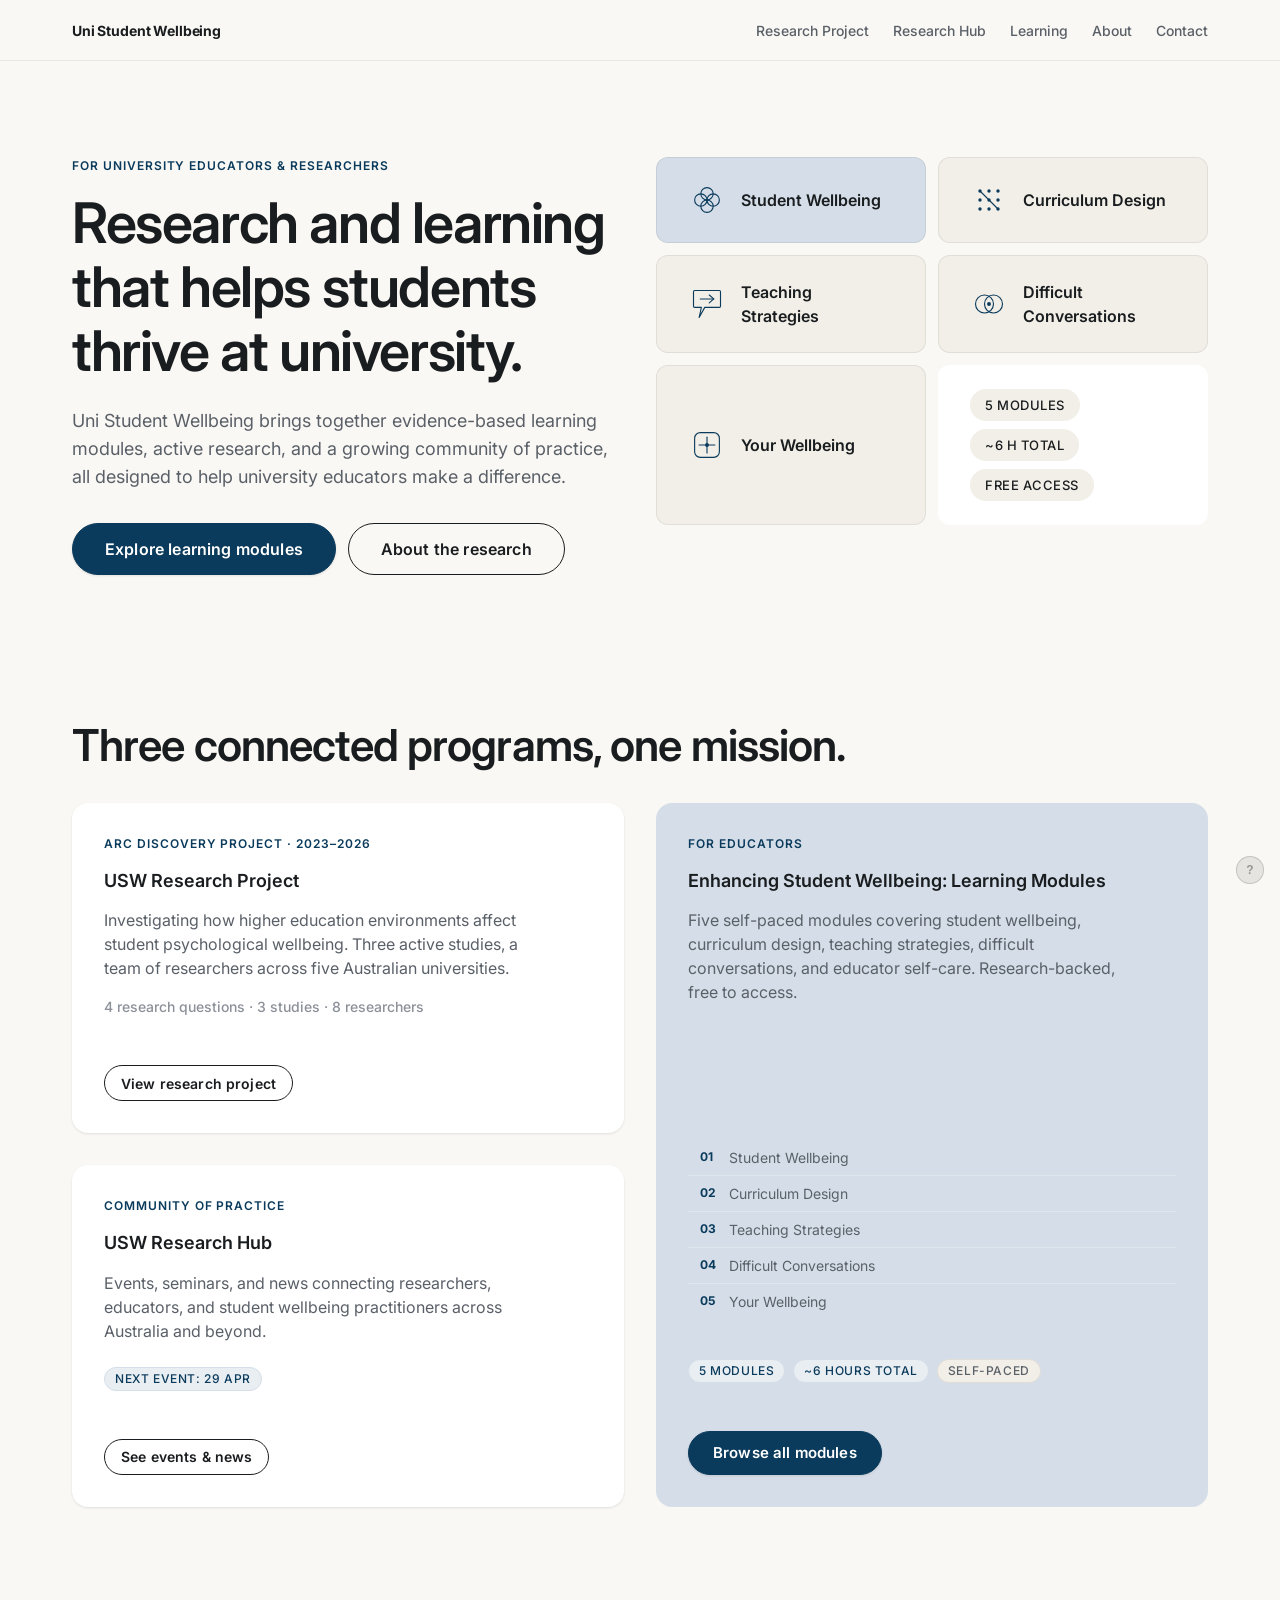
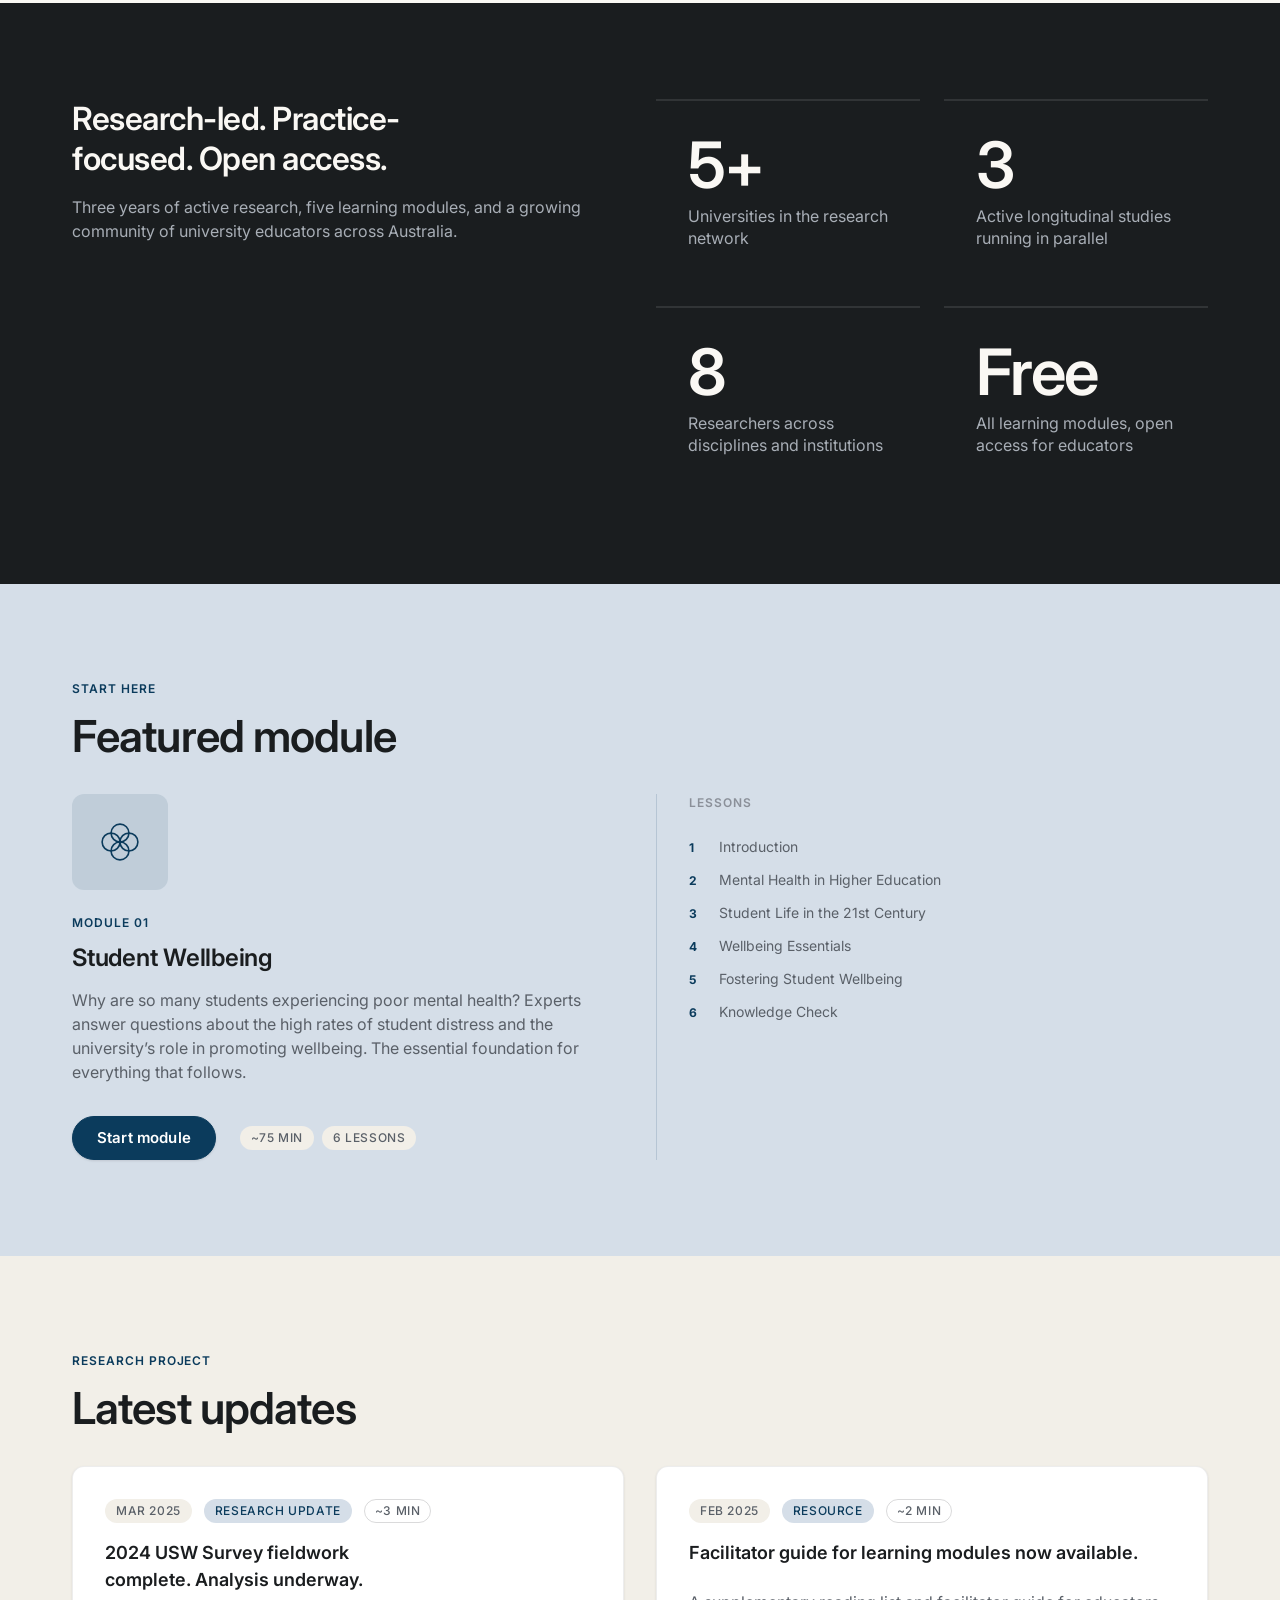
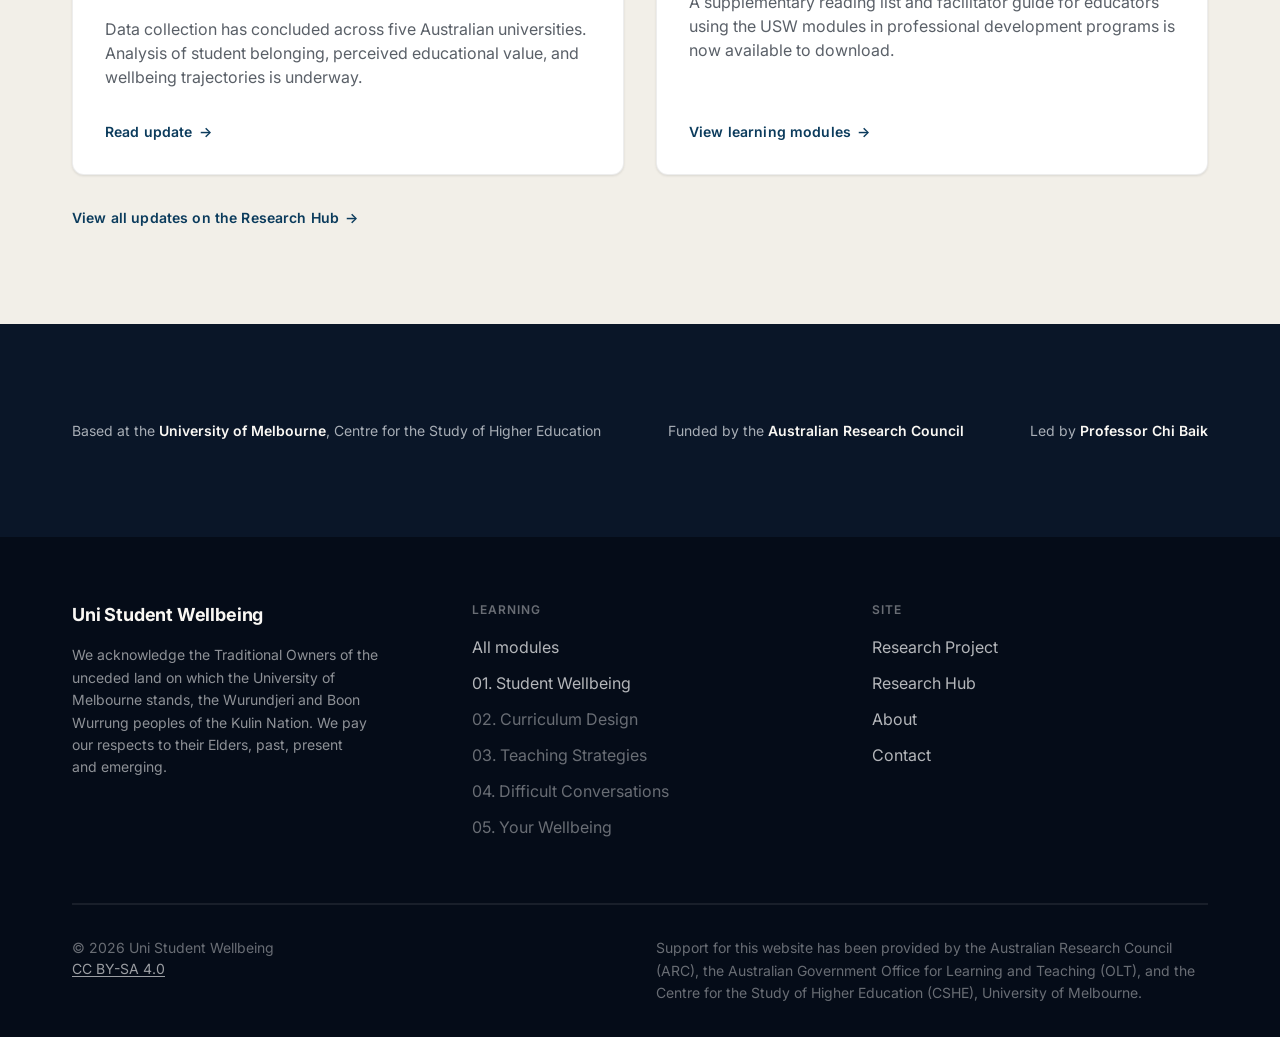
<file: index.html>
<!DOCTYPE html>
<html lang="en">
<head>
  <meta charset="UTF-8">
  <meta name="viewport" content="width=device-width, initial-scale=1.0">
  <title>Uni Student Wellbeing: Research and learning for university educators</title>
  <meta name="description" content="A multi-disciplinary research program contributing to young adults&rsquo; mental health and wellbeing in Australia&rsquo;s universities. Evidence-based learning modules for educators, free to access.">
  <link rel="preconnect" href="https://fonts.googleapis.com">
  <link rel="preconnect" href="https://fonts.gstatic.com" crossorigin>
  <link rel="stylesheet" href="styles/tokens.css">
  <link rel="stylesheet" href="styles/base.css">
  <link rel="stylesheet" href="styles/components.css">
</head>
<body>

<a class="skip-link" href="#main">Skip to main content</a>

<header class="site-header" role="banner">
  <nav class="nav container" aria-label="Main navigation">
    <a href="index.html" class="nav-brand">Uni Student Wellbeing</a>
    <button class="nav-toggle" aria-expanded="false" aria-controls="nav-menu" aria-label="Open menu">
      <span></span><span></span><span></span>
    </button>
    <ul class="nav-links" id="nav-menu" role="list">
      <li><a href="research-project.html">Research Project</a></li>
      <li><a href="research-hub.html">Research Hub</a></li>
      <li><a href="learning.html">Learning</a></li>
      <li><a href="about.html">About</a></li>
      <li><a href="contact.html">Contact</a></li>
    </ul>
  </nav>
</header>

<main id="main">

  <!-- ── Hero ──────────────────────────────────────────── -->
  <section class="hero" aria-labelledby="hero-heading">
    <div class="container grid hero-grid">

      <div class="hero-left col-3">
        <span class="hero-overline">For University Educators &amp; Researchers</span>
        <h1 id="hero-heading" class="text-display-lg">
          Research and learning that helps students thrive at university.
        </h1>
        <p class="hero-lead">
          Uni Student Wellbeing brings together evidence-based learning modules, active research, and a growing community of practice, all designed to help university educators make a difference.
        </p>
        <div class="hero-actions">
          <a href="learning.html" class="btn btn-primary btn--lg">Explore learning modules</a>
          <a href="research-project.html" class="btn btn-outlined btn--lg">About the research</a>
        </div>
      </div>

      <div class="hero-right col-3" aria-hidden="true">
        <div class="module-symbol-cluster">
          <div class="symbol-tile" style="background-color: var(--color-primary-container);">
            <svg viewBox="0 0 64 64" fill="none" stroke="currentColor" stroke-width="2" stroke-linecap="round" stroke-linejoin="round">
              <circle cx="32" cy="21" r="11"/><circle cx="43" cy="32" r="11"/><circle cx="32" cy="43" r="11"/><circle cx="21" cy="32" r="11"/>
            </svg>
            Student Wellbeing
          </div>
          <div class="symbol-tile" style="background-color: var(--color-bg-soft);">
            <svg viewBox="0 0 64 64" fill="none">
              <circle cx="16" cy="16" r="3" fill="currentColor"/><circle cx="32" cy="16" r="3" fill="currentColor"/><circle cx="48" cy="16" r="3" fill="currentColor"/>
              <circle cx="16" cy="32" r="3" fill="currentColor"/><circle cx="32" cy="32" r="3" fill="currentColor"/><circle cx="48" cy="32" r="3" fill="currentColor"/>
              <circle cx="16" cy="48" r="3" fill="currentColor"/><circle cx="32" cy="48" r="3" fill="currentColor"/><circle cx="48" cy="48" r="3" fill="currentColor"/>
              <path d="M16 16 L48 48" stroke="currentColor" stroke-width="2" stroke-linecap="round"/>
            </svg>
            Curriculum Design
          </div>
          <div class="symbol-tile" style="background-color: var(--color-bg-soft);">
            <svg viewBox="0 0 64 64" fill="none" stroke="currentColor" stroke-width="2" stroke-linecap="round" stroke-linejoin="round">
              <path d="M8 10 Q8 8 10 8 H54 Q56 8 56 10 V36 Q56 38 54 38 H28 L18 56 L22 38 H10 Q8 38 8 36 V10 Z"/>
              <path d="M20 23 H44"/><path d="M36 16 L44 23 L36 30"/>
            </svg>
            Teaching Strategies
          </div>
          <div class="symbol-tile" style="background-color: var(--color-bg-soft);">
            <svg viewBox="0 0 64 64" fill="none" stroke="currentColor" stroke-width="2" stroke-linecap="round" stroke-linejoin="round">
              <circle cx="24" cy="32" r="16"/><circle cx="40" cy="32" r="16"/>
              <circle cx="32" cy="32" r="3.5" fill="currentColor" stroke="none"/>
            </svg>
            Difficult Conversations
          </div>
          <div class="symbol-tile" style="background-color: var(--color-bg-soft);">
            <svg viewBox="0 0 64 64" fill="none" stroke="currentColor" stroke-width="2" stroke-linecap="round" stroke-linejoin="round">
              <rect x="10" y="10" width="44" height="44" rx="10"/>
              <line x1="32" y1="18" x2="32" y2="46"/><line x1="18" y1="32" x2="46" y2="32"/>
              <circle cx="32" cy="32" r="3.5" fill="currentColor" stroke="none"/>
            </svg>
            Your Wellbeing
          </div>
          <div class="symbol-stat-tile">
            <span class="chip chip-stat">5 modules</span>
            <span class="chip chip-stat">~6 h total</span>
            <span class="chip chip-stat">Free access</span>
          </div>
        </div>
      </div>

    </div>
  </section>

  <!-- ── Three connected programs ──────────────────────── -->
  <section class="section" aria-labelledby="projects-heading">
    <div class="container">
      <header class="section-header">
        <h2 id="projects-heading" class="text-display-md">Three connected programs, one mission.</h2>
      </header>

      <div class="project-router">

        <article class="project-card project-card--research-project" aria-labelledby="rp-title">
          <span class="project-card-eyebrow">ARC Discovery Project · 2023–2026</span>
          <h3 id="rp-title" class="project-card-title">USW Research Project</h3>
          <p class="project-card-body">
            Investigating how higher education environments affect student psychological wellbeing. Three active studies, a team of researchers across five Australian universities.
          </p>
          <p class="project-card-meta">4 research questions · 3 studies · 8 researchers</p>
          <a href="research-project.html" class="btn btn-outlined btn--sm" style="align-self: flex-start; margin-top: 32px;">View research project</a>
        </article>

        <article class="project-card project-card--research-hub" aria-labelledby="rh-title">
          <span class="project-card-eyebrow">Community of Practice</span>
          <h3 id="rh-title" class="project-card-title">USW Research Hub</h3>
          <p class="project-card-body">
            Events, seminars, and news connecting researchers, educators, and student wellbeing practitioners across Australia and beyond.
          </p>
          <div class="chip-row" style="margin-top: var(--space-2);">
            <span class="chip chip-primary chip--sm">Next event: 29 Apr</span>
          </div>
          <a href="research-hub.html" class="btn btn-outlined btn--sm" style="align-self: flex-start; margin-top: 32px;">See events &amp; news</a>
        </article>

        <article class="project-card project-card--learning" aria-labelledby="learn-title">
          <span class="project-card-eyebrow">For Educators</span>
          <h3 id="learn-title" class="project-card-title">Enhancing Student Wellbeing: Learning Modules</h3>
          <p class="project-card-body">
            Five self-paced modules covering student wellbeing, curriculum design, teaching strategies, difficult conversations, and educator self-care. Research-backed, free to access.
          </p>
          <div class="mini-module-list">
            <div class="mini-module-row"><span class="mini-module-num">01</span>Student Wellbeing</div>
            <div class="mini-module-row"><span class="mini-module-num">02</span>Curriculum Design</div>
            <div class="mini-module-row"><span class="mini-module-num">03</span>Teaching Strategies</div>
            <div class="mini-module-row"><span class="mini-module-num">04</span>Difficult Conversations</div>
            <div class="mini-module-row"><span class="mini-module-num">05</span>Your Wellbeing</div>
          </div>
          <div class="chip-row" style="margin-top: var(--stack-md);">
            <span class="chip chip-primary chip--sm">5 modules</span>
            <span class="chip chip-primary chip--sm">~6 hours total</span>
            <span class="chip chip-soft chip--sm">Self-paced</span>
          </div>
          <a href="learning.html" class="btn btn-primary" style="align-self: flex-start; margin-top: 32px;">Browse all modules</a>
        </article>

      </div>
    </div>
  </section>

  <!-- ── Program stats ────────────────────────────────── -->
  <section class="section section--dark" aria-labelledby="stats-heading">
    <div class="container">
      <div class="grid" style="align-items: start;">
        <div class="col-3 stats-section-lead">
          <h2 id="stats-heading" class="text-headline-lg" style="color: var(--color-on-dark); margin-bottom: var(--space-4);">Research-led. Practice-focused. Open access.</h2>
          <p style="color: var(--color-on-dark-muted);">Three years of active research, five learning modules, and a growing community of university educators across Australia.</p>
        </div>
        <div class="col-3">
          <div class="stats-grid">
            <div class="stat-item">
              <span class="stat-number">5+</span>
              <span class="stat-label">Universities in the research network</span>
            </div>
            <div class="stat-item">
              <span class="stat-number">3</span>
              <span class="stat-label">Active longitudinal studies running in parallel</span>
            </div>
            <div class="stat-item">
              <span class="stat-number">8</span>
              <span class="stat-label">Researchers across disciplines and institutions</span>
            </div>
            <div class="stat-item">
              <span class="stat-number">Free</span>
              <span class="stat-label">All learning modules, open access for educators</span>
            </div>
          </div>
        </div>
      </div>
    </div>
  </section>

  <!-- ── Featured module ───────────────────────────────── -->
  <section class="section section--featured" aria-labelledby="featured-heading">
    <div class="container">
      <header class="section-header">
        <span class="overline">Start here</span>
        <h2 id="featured-heading">Featured module</h2>
      </header>

      <div class="grid">
        <div class="feature-module-content" aria-labelledby="fm-title">
          <div class="feature-module-symbol" aria-hidden="true">
            <svg viewBox="0 0 64 64" fill="none" stroke="currentColor" stroke-width="2" stroke-linecap="round" stroke-linejoin="round">
              <circle cx="32" cy="21" r="11"/>
              <circle cx="43" cy="32" r="11"/>
              <circle cx="32" cy="43" r="11"/>
              <circle cx="21" cy="32" r="11"/>
            </svg>
          </div>
          <div class="feature-module-body">
            <span class="feature-module-eyebrow">Module 01</span>
            <h3 id="fm-title" class="feature-module-title">Student Wellbeing</h3>
            <p class="feature-module-desc">
              Why are so many students experiencing poor mental health? Experts answer questions about the high rates of student distress and the university&rsquo;s role in promoting wellbeing. The essential foundation for everything that follows.
            </p>
            <div class="feature-module-footer">
              <a href="module-1.html" class="btn btn-primary">Start module</a>
              <div class="chip-row">
                <span class="chip chip--sm chip--solid">~75 min</span>
                <span class="chip chip--sm chip--solid">6 lessons</span>
              </div>
            </div>
          </div>
        </div>

        <div class="feature-module-lessons" aria-hidden="true">
          <span class="feature-module-lessons-heading">Lessons</span>
          <ol class="feature-lesson-list">
            <li class="feature-lesson-item"><span class="feature-lesson-num">1</span>Introduction</li>
            <li class="feature-lesson-item"><span class="feature-lesson-num">2</span>Mental Health in Higher Education</li>
            <li class="feature-lesson-item"><span class="feature-lesson-num">3</span>Student Life in the 21st Century</li>
            <li class="feature-lesson-item"><span class="feature-lesson-num">4</span>Wellbeing Essentials</li>
            <li class="feature-lesson-item"><span class="feature-lesson-num">5</span>Fostering Student Wellbeing</li>
            <li class="feature-lesson-item"><span class="feature-lesson-num">6</span>Knowledge Check</li>
          </ol>
        </div>
      </div>

    </div>
  </section>

  <!-- ── Latest research updates ──────────────────────── -->
  <section class="section section--soft" aria-labelledby="update-heading">
    <div class="container">
      <header class="section-header">
        <span class="overline">Research Project</span>
        <h2 id="update-heading">Latest updates</h2>
      </header>

      <div class="grid">

        <a class="update-card col-3" href="research-project.html" aria-labelledby="uc1-title">
          <div class="update-card-meta">
            <span class="chip chip--sm chip--solid">Mar 2025</span>
            <span class="chip chip--sm chip--tinted">Research update</span>
            <span class="chip chip--sm chip--outline">~3 min</span>
          </div>
          <h3 id="uc1-title" class="update-card-title">2024 USW Survey fieldwork complete. Analysis underway.</h3>
          <p class="update-card-excerpt">Data collection has concluded across five Australian universities. Analysis of student belonging, perceived educational value, and wellbeing trajectories is underway.</p>
          <span class="link-arrow update-card-cta">Read update <span class="arrow" aria-hidden="true">&rarr;</span></span>
        </a>

        <a class="update-card col-3" href="research-hub.html" aria-labelledby="uc2-title">
          <div class="update-card-meta">
            <span class="chip chip--sm chip--solid">Feb 2025</span>
            <span class="chip chip--sm chip--tinted">Resource</span>
            <span class="chip chip--sm chip--outline">~2 min</span>
          </div>
          <h3 id="uc2-title" class="update-card-title">Facilitator guide for learning modules now available.</h3>
          <p class="update-card-excerpt">A supplementary reading list and facilitator guide for educators using the USW modules in professional development programs is now available to download.</p>
          <span class="link-arrow update-card-cta">View learning modules <span class="arrow" aria-hidden="true">&rarr;</span></span>
        </a>

      </div>

      <p style="margin-top: var(--stack-lg); font-size: var(--text-label); color: var(--color-ink-soft);">
        <a href="research-hub.html" class="link-arrow">View all updates on the Research Hub <span class="arrow" aria-hidden="true">&rarr;</span></a>
      </p>
    </div>
  </section>

  <!-- ── Credibility strip ──────────────────────────────── -->
  <section class="section section--navy" aria-label="Institutional affiliations">
    <div class="container">
      <div class="credibility-inner">
        <p class="credibility-text">Based at the <strong>University of Melbourne</strong>, Centre for the Study of Higher Education</p>
        <p class="credibility-text">Funded by the <strong>Australian Research Council</strong></p>
        <p class="credibility-text">Led by <strong>Professor Chi Baik</strong></p>
      </div>
    </div>
  </section>

</main>

<footer class="site-footer" role="contentinfo">
  <div class="container">
    <div class="footer-top">
      <div class="footer-brand">
        <a href="index.html">Uni Student Wellbeing</a>
        <p class="footer-acknowledgement">
          We acknowledge the Traditional Owners of the unceded land on which the University of Melbourne stands, the Wurundjeri and Boon Wurrung peoples of the Kulin Nation. We pay our respects to their Elders, past, present and emerging.
        </p>
      </div>
      <nav aria-label="Learning modules">
        <p class="footer-nav-heading">Learning</p>
        <ul class="footer-nav-list" role="list">
          <li><a href="learning.html">All modules</a></li>
          <li><a href="module-1.html">01. Student Wellbeing</a></li>
          <li><span style="color:rgba(255,255,255,0.4);">02. Curriculum Design</span></li>
          <li><span style="color:rgba(255,255,255,0.4);">03. Teaching Strategies</span></li>
          <li><span style="color:rgba(255,255,255,0.4);">04. Difficult Conversations</span></li>
          <li><span style="color:rgba(255,255,255,0.4);">05. Your Wellbeing</span></li>
        </ul>
      </nav>
      <nav aria-label="Site">
        <p class="footer-nav-heading">Site</p>
        <ul class="footer-nav-list" role="list">
          <li><a href="research-project.html">Research Project</a></li>
          <li><a href="research-hub.html">Research Hub</a></li>
          <li><a href="about.html">About</a></li>
          <li><a href="contact.html">Contact</a></li>
        </ul>
      </nav>
    </div>
    <div class="footer-bottom">
      <p class="footer-funding">
        Support for this website has been provided by the Australian Research Council (ARC), the Australian Government Office for Learning and Teaching (OLT), and the Centre for the Study of Higher Education (CSHE), University of Melbourne.
      </p>
      <div class="footer-legal">
        <p>© <span class="footer-year">2025</span> Uni Student Wellbeing</p>
        <p><a href="https://creativecommons.org/licenses/by-sa/4.0/" rel="license noopener">CC BY-SA 4.0</a></p>
      </div>
    </div>
  </div>
</footer>

<script src="scripts/nav.js"></script>
<script>
  (function () {
    var btn = document.createElement('button');
    btn.id = 'debug-toggle';
    btn.textContent = '?';
    btn.title = 'Toggle grid debug overlay';
    btn.addEventListener('click', function () {
      document.body.classList.toggle('debug-grid');
    });
    document.body.appendChild(btn);
  })();
</script>
</body>
</html>
</file>
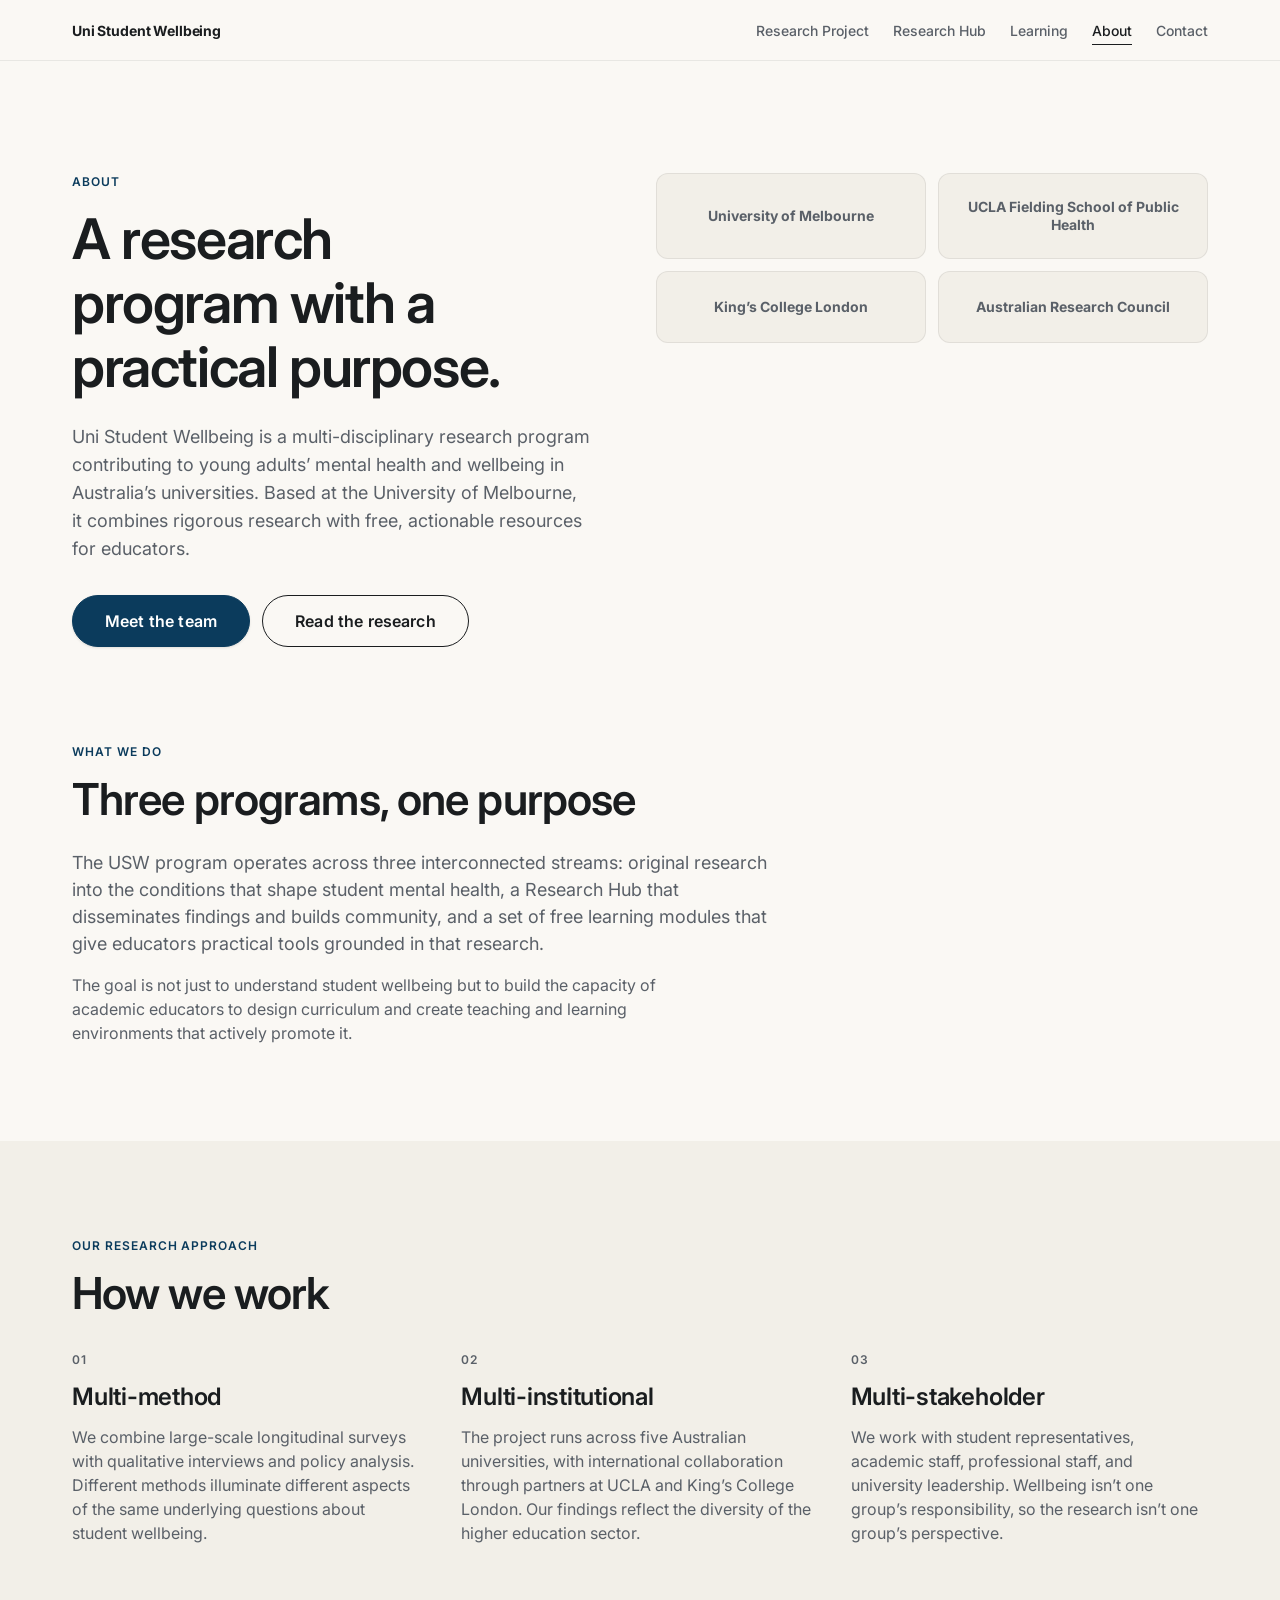
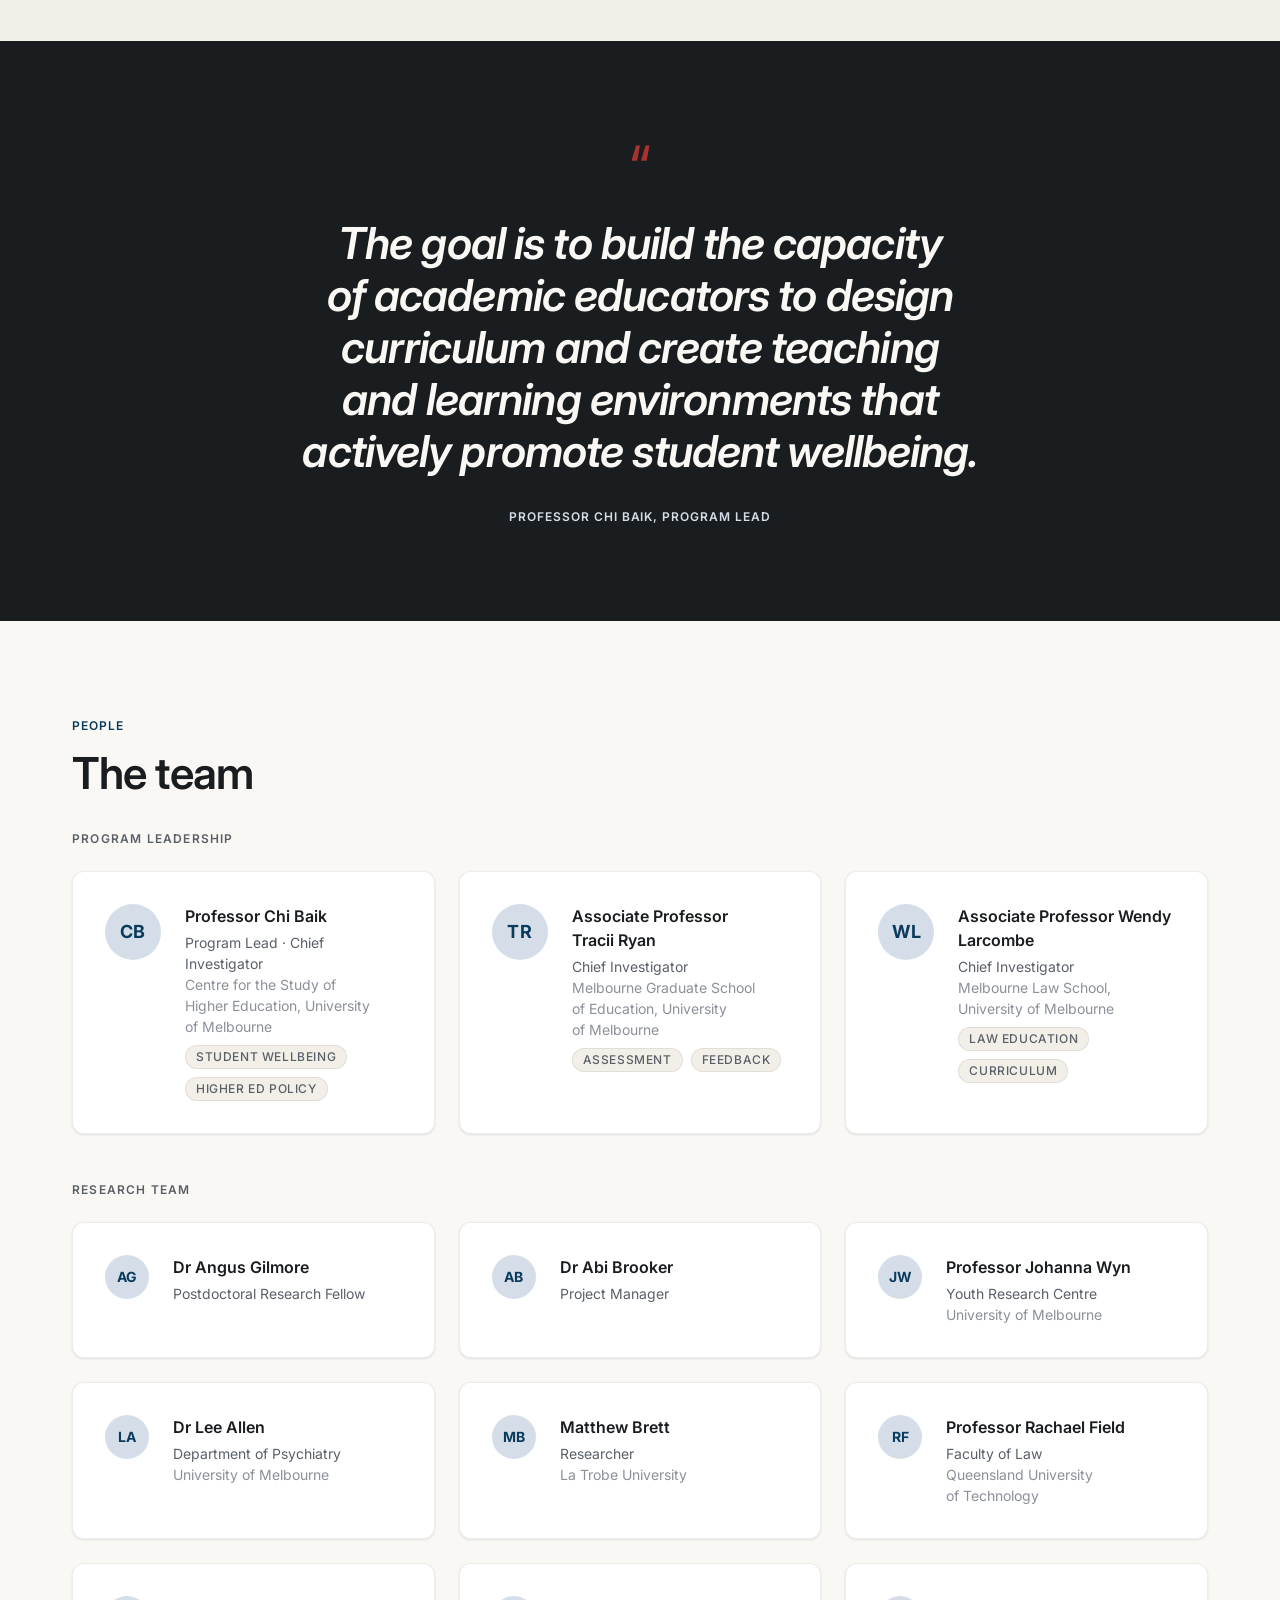
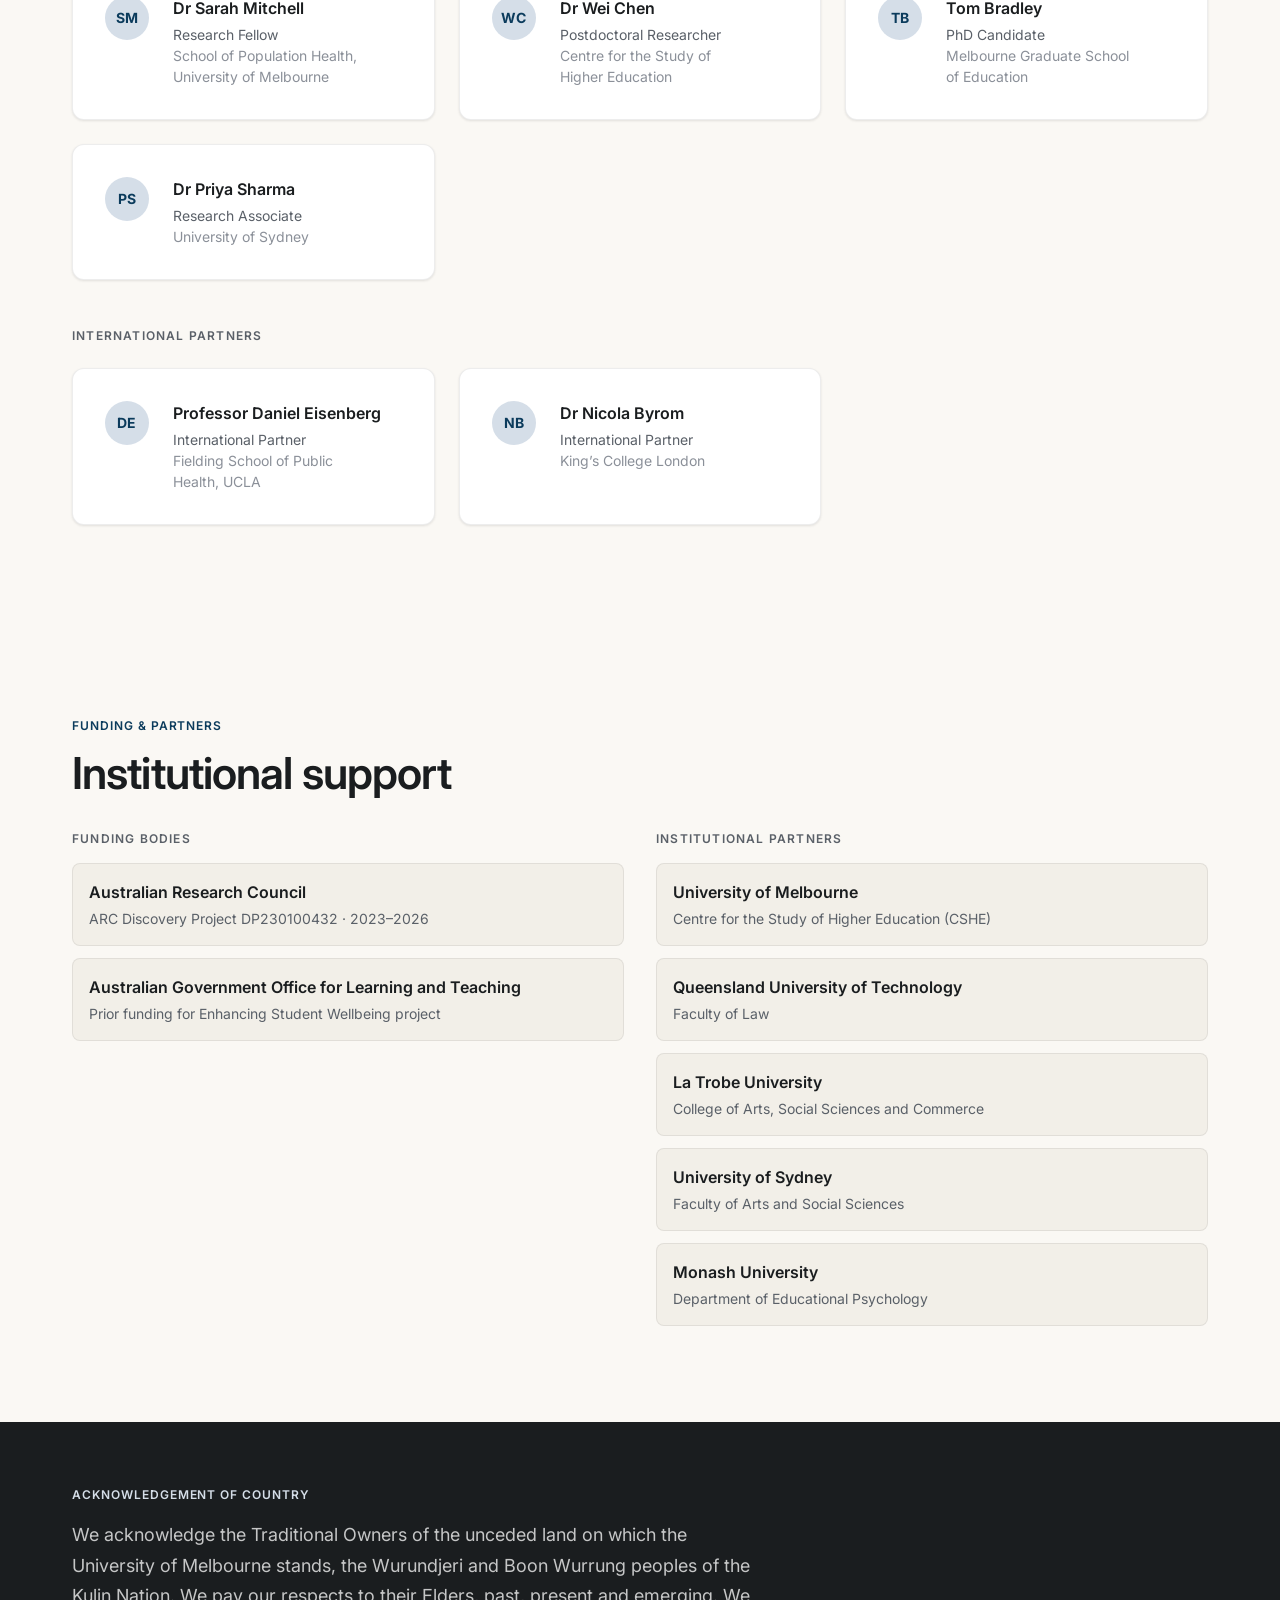
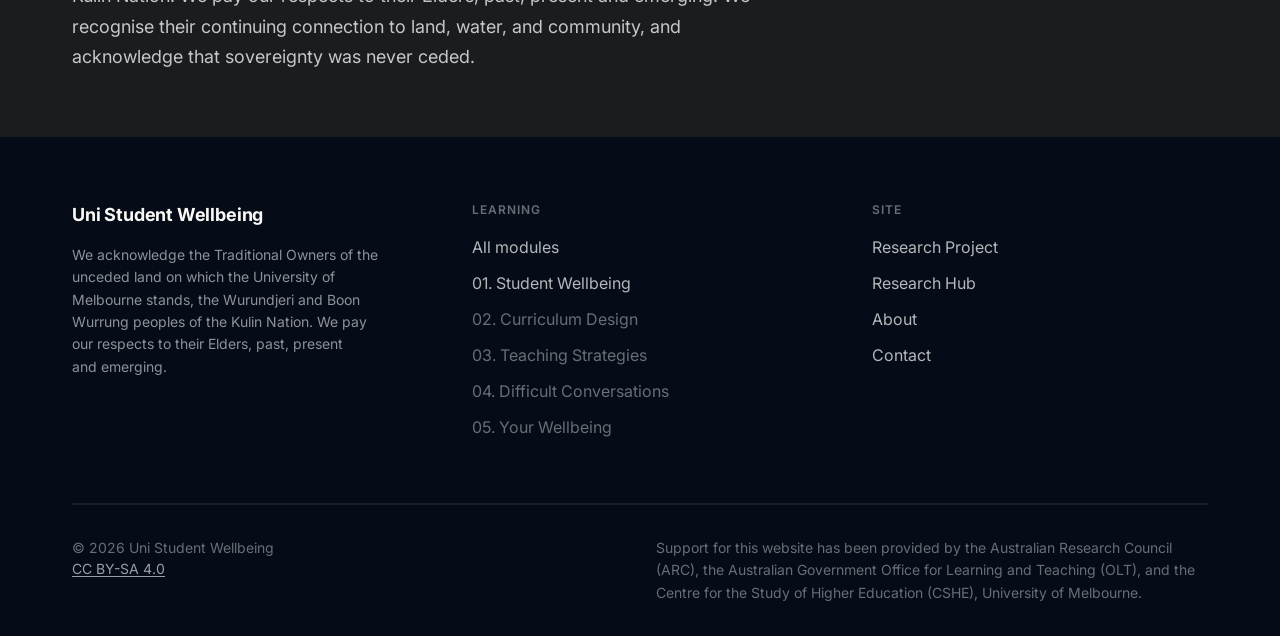
<file: about.html>
<!DOCTYPE html>
<html lang="en">
<head>
  <meta charset="UTF-8">
  <meta name="viewport" content="width=device-width, initial-scale=1.0">
  <title>About: Uni Student Wellbeing</title>
  <meta name="description" content="About the Uni Student Wellbeing program: team, funding, and institutional partners.">
  <link rel="preconnect" href="https://fonts.googleapis.com">
  <link rel="preconnect" href="https://fonts.gstatic.com" crossorigin>
  <link rel="stylesheet" href="styles/tokens.css">
  <link rel="stylesheet" href="styles/base.css">
  <link rel="stylesheet" href="styles/components.css">
</head>
<body>

<a class="skip-link" href="#main">Skip to main content</a>

<header class="site-header" role="banner">
  <nav class="nav container" aria-label="Main navigation">
    <a href="index.html" class="nav-brand">Uni Student Wellbeing</a>
    <button class="nav-toggle" aria-expanded="false" aria-controls="nav-menu" aria-label="Open menu">
      <span></span><span></span><span></span>
    </button>
    <ul class="nav-links" id="nav-menu" role="list">
      <li><a href="research-project.html">Research Project</a></li>
      <li><a href="research-hub.html">Research Hub</a></li>
      <li><a href="learning.html">Learning</a></li>
      <li><a href="about.html" aria-current="page">About</a></li>
      <li><a href="contact.html">Contact</a></li>
    </ul>
  </nav>
</header>

<main id="main">

  <!-- ── Hero ──────────────────────────────────────────── -->
  <section class="hero hero--sm" aria-labelledby="hero-heading">
    <div class="container grid hero-grid">

      <div class="hero-left col-3">
        <span class="hero-overline">About</span>
        <h1 id="hero-heading" class="text-display-lg">
          A research program with a practical purpose.
        </h1>
        <p class="hero-lead">
          Uni Student Wellbeing is a multi-disciplinary research program contributing to young adults&rsquo; mental health and wellbeing in Australia&rsquo;s universities. Based at the University of Melbourne, it combines rigorous research with free, actionable resources for educators.
        </p>
        <div class="hero-actions">
          <a href="#team-heading" class="btn btn-primary btn--lg">Meet the team</a>
          <a href="research-project.html" class="btn btn-outlined btn--lg">Read the research</a>
        </div>
      </div>

      <div class="hero-right col-3" aria-hidden="true">
        <div class="partner-logo-grid">
          <div class="partner-logo-tile">University of Melbourne</div>
          <div class="partner-logo-tile">UCLA Fielding School of Public Health</div>
          <div class="partner-logo-tile">King&rsquo;s College London</div>
          <div class="partner-logo-tile">Australian Research Council</div>
        </div>
      </div>

    </div>
  </section>

  <!-- ── Program description ───────────────────────────── -->
  <section class="section" aria-labelledby="program-heading">
    <div class="container">
      <div style="max-width: 720px;">
        <span class="overline">What we do</span>
        <h2 id="program-heading" class="text-display-md" style="margin-bottom: var(--stack-md);">Three programs, one purpose</h2>
        <p style="color: var(--color-ink-muted); margin-bottom: var(--stack-sm); font-size: var(--text-body-lg);">
          The USW program operates across three interconnected streams: original research into the conditions that shape student mental health, a Research Hub that disseminates findings and builds community, and a set of free learning modules that give educators practical tools grounded in that research.
        </p>
        <p style="color: var(--color-ink-muted); font-size: var(--text-body);">
          The goal is not just to understand student wellbeing but to build the capacity of academic educators to design curriculum and create teaching and learning environments that actively promote it.
        </p>
      </div>
    </div>
  </section>

  <!-- ── How we work ───────────────────────────────────── -->
  <section class="section section--soft" aria-labelledby="approach-heading">
    <div class="container">
      <header class="section-header">
        <span class="overline">Our research approach</span>
        <h2 id="approach-heading">How we work</h2>
      </header>

      <div class="grid">
        <div class="col-2">
          <span class="overline overline--muted">01</span>
          <h3 class="text-headline-md" style="margin: 12px 0 12px;">Multi-method</h3>
          <p style="color: var(--color-ink-muted);">We combine large-scale longitudinal surveys with qualitative interviews and policy analysis. Different methods illuminate different aspects of the same underlying questions about student wellbeing.</p>
        </div>
        <div class="col-2">
          <span class="overline overline--muted">02</span>
          <h3 class="text-headline-md" style="margin: 12px 0 12px;">Multi-institutional</h3>
          <p style="color: var(--color-ink-muted);">The project runs across five Australian universities, with international collaboration through partners at UCLA and King&rsquo;s College London. Our findings reflect the diversity of the higher education sector.</p>
        </div>
        <div class="col-2">
          <span class="overline overline--muted">03</span>
          <h3 class="text-headline-md" style="margin: 12px 0 12px;">Multi-stakeholder</h3>
          <p style="color: var(--color-ink-muted);">We work with student representatives, academic staff, professional staff, and university leadership. Wellbeing isn&rsquo;t one group&rsquo;s responsibility, so the research isn&rsquo;t one group&rsquo;s perspective.</p>
        </div>
      </div>
    </div>
  </section>

  <!-- ── Pull quote ─────────────────────────────────────── -->
  <section class="section section--dark" aria-label="Quote from Professor Chi Baik">
    <div class="container">
      <figure style="max-width: 800px; margin-inline: auto; text-align: center;">
        <span style="font-size: 4rem; line-height: 1; color: var(--color-accent); display: block; margin-bottom: var(--stack-sm);" aria-hidden="true">&ldquo;</span>
        <blockquote class="text-display-md" style="color: var(--color-on-dark); font-style: italic; margin-bottom: var(--stack-lg);">The goal is to build the capacity of academic educators to design curriculum and create teaching and learning environments that actively promote student wellbeing.</blockquote>
        <figcaption class="text-overline" style="color: var(--color-primary-container); letter-spacing: 0.08em;">Professor Chi Baik, Program Lead</figcaption>
      </figure>
    </div>
  </section>

  <!-- ── Full team ──────────────────────────────────────── -->
  <section class="section" aria-labelledby="team-heading">
    <div class="container">
      <header class="section-header">
        <span class="overline">People</span>
        <h2 id="team-heading">The team</h2>
      </header>

      <h3 class="text-overline text-muted" style="margin-bottom: var(--space-5);">Program leadership</h3>
      <div class="team-grid team-grid--3col" style="margin-bottom: var(--space-8);">
        <article class="team-card">
          <div class="avatar avatar--lg" aria-hidden="true">CB</div>
          <div class="team-info">
            <p class="team-name">Professor Chi Baik</p>
            <p class="team-role">Program Lead · Chief Investigator</p>
            <p class="team-affil">Centre for the Study of Higher Education, University of Melbourne</p>
            <div class="chip-row" style="margin-top: var(--space-2);"><span class="chip chip-soft chip--sm">Student wellbeing</span><span class="chip chip-soft chip--sm">Higher ed policy</span></div>
          </div>
        </article>
        <article class="team-card">
          <div class="avatar avatar--lg" aria-hidden="true">TR</div>
          <div class="team-info">
            <p class="team-name">Associate Professor Tracii Ryan</p>
            <p class="team-role">Chief Investigator</p>
            <p class="team-affil">Melbourne Graduate School of Education, University of Melbourne</p>
            <div class="chip-row" style="margin-top: var(--space-2);"><span class="chip chip-soft chip--sm">Assessment</span><span class="chip chip-soft chip--sm">Feedback</span></div>
          </div>
        </article>
        <article class="team-card">
          <div class="avatar avatar--lg" aria-hidden="true">WL</div>
          <div class="team-info">
            <p class="team-name">Associate Professor Wendy Larcombe</p>
            <p class="team-role">Chief Investigator</p>
            <p class="team-affil">Melbourne Law School, University of Melbourne</p>
            <div class="chip-row" style="margin-top: var(--space-2);"><span class="chip chip-soft chip--sm">Law education</span><span class="chip chip-soft chip--sm">Curriculum</span></div>
          </div>
        </article>
      </div>

      <h3 class="text-overline text-muted" style="margin-bottom: var(--space-5);">Research team</h3>
      <div class="team-grid team-grid--3col" style="margin-bottom: var(--space-8);">
        <article class="team-card">
          <div class="avatar" aria-hidden="true">AG</div>
          <div class="team-info">
            <p class="team-name">Dr Angus Gilmore</p>
            <p class="team-role">Postdoctoral Research Fellow</p>
          </div>
        </article>
        <article class="team-card">
          <div class="avatar" aria-hidden="true">AB</div>
          <div class="team-info">
            <p class="team-name">Dr Abi Brooker</p>
            <p class="team-role">Project Manager</p>
          </div>
        </article>
        <article class="team-card">
          <div class="avatar" aria-hidden="true">JW</div>
          <div class="team-info">
            <p class="team-name">Professor Johanna Wyn</p>
            <p class="team-role">Youth Research Centre</p>
            <p class="team-affil">University of Melbourne</p>
          </div>
        </article>
        <article class="team-card">
          <div class="avatar" aria-hidden="true">LA</div>
          <div class="team-info">
            <p class="team-name">Dr Lee Allen</p>
            <p class="team-role">Department of Psychiatry</p>
            <p class="team-affil">University of Melbourne</p>
          </div>
        </article>
        <article class="team-card">
          <div class="avatar" aria-hidden="true">MB</div>
          <div class="team-info">
            <p class="team-name">Matthew Brett</p>
            <p class="team-role">Researcher</p>
            <p class="team-affil">La Trobe University</p>
          </div>
        </article>
        <article class="team-card">
          <div class="avatar" aria-hidden="true">RF</div>
          <div class="team-info">
            <p class="team-name">Professor Rachael Field</p>
            <p class="team-role">Faculty of Law</p>
            <p class="team-affil">Queensland University of Technology</p>
          </div>
        </article>
        <article class="team-card">
          <div class="avatar" aria-hidden="true">SM</div>
          <div class="team-info">
            <p class="team-name">Dr Sarah Mitchell</p>
            <p class="team-role">Research Fellow</p>
            <p class="team-affil">School of Population Health, University of Melbourne</p>
          </div>
        </article>
        <article class="team-card">
          <div class="avatar" aria-hidden="true">WC</div>
          <div class="team-info">
            <p class="team-name">Dr Wei Chen</p>
            <p class="team-role">Postdoctoral Researcher</p>
            <p class="team-affil">Centre for the Study of Higher Education</p>
          </div>
        </article>
        <article class="team-card">
          <div class="avatar" aria-hidden="true">TB</div>
          <div class="team-info">
            <p class="team-name">Tom Bradley</p>
            <p class="team-role">PhD Candidate</p>
            <p class="team-affil">Melbourne Graduate School of Education</p>
          </div>
        </article>
        <article class="team-card">
          <div class="avatar" aria-hidden="true">PS</div>
          <div class="team-info">
            <p class="team-name">Dr Priya Sharma</p>
            <p class="team-role">Research Associate</p>
            <p class="team-affil">University of Sydney</p>
          </div>
        </article>
      </div>

      <h3 class="text-overline text-muted" style="margin-bottom: var(--space-5);">International partners</h3>
      <div class="team-grid team-grid--3col">
        <article class="team-card">
          <div class="avatar" aria-hidden="true">DE</div>
          <div class="team-info">
            <p class="team-name">Professor Daniel Eisenberg</p>
            <p class="team-role">International Partner</p>
            <p class="team-affil">Fielding School of Public Health, UCLA</p>
          </div>
        </article>
        <article class="team-card">
          <div class="avatar" aria-hidden="true">NB</div>
          <div class="team-info">
            <p class="team-name">Dr Nicola Byrom</p>
            <p class="team-role">International Partner</p>
            <p class="team-affil">King&rsquo;s College London</p>
          </div>
        </article>
      </div>
    </div>
  </section>

  <!-- ── Funding and partners ───────────────────────────── -->
  <section class="section" aria-labelledby="funding-heading">
    <div class="container">
      <header class="section-header">
        <span class="overline">Funding &amp; partners</span>
        <h2 id="funding-heading">Institutional support</h2>
      </header>

      <div style="display: grid; grid-template-columns: 1fr 1fr; gap: 32px;">
        <div>
          <h3 class="text-overline text-muted" style="margin-bottom: var(--space-4);">Funding bodies</h3>
          <div style="display: grid; gap: var(--space-3);">
            <div style="padding: var(--space-4); background: var(--color-bg-soft); border-radius: var(--radius-md); border: 1px solid var(--color-rule);">
              <p style="font-weight: 600; color: var(--color-ink); margin-bottom: var(--space-1);">Australian Research Council</p>
              <p style="font-size: var(--text-label); color: var(--color-ink-muted);">ARC Discovery Project DP230100432 · 2023–2026</p>
            </div>
            <div style="padding: var(--space-4); background: var(--color-bg-soft); border-radius: var(--radius-md); border: 1px solid var(--color-rule);">
              <p style="font-weight: 600; color: var(--color-ink); margin-bottom: var(--space-1);">Australian Government Office for Learning and Teaching</p>
              <p style="font-size: var(--text-label); color: var(--color-ink-muted);">Prior funding for Enhancing Student Wellbeing project</p>
            </div>
          </div>
        </div>
        <div>
          <h3 class="text-overline text-muted" style="margin-bottom: var(--space-4);">Institutional partners</h3>
          <div style="display: grid; gap: var(--space-3);">
            <div style="padding: var(--space-4); background: var(--color-bg-soft); border-radius: var(--radius-md); border: 1px solid var(--color-rule);">
              <p style="font-weight: 600; color: var(--color-ink); margin-bottom: var(--space-1);">University of Melbourne</p>
              <p style="font-size: var(--text-label); color: var(--color-ink-muted);">Centre for the Study of Higher Education (CSHE)</p>
            </div>
            <div style="padding: var(--space-4); background: var(--color-bg-soft); border-radius: var(--radius-md); border: 1px solid var(--color-rule);">
              <p style="font-weight: 600; color: var(--color-ink); margin-bottom: var(--space-1);">Queensland University of Technology</p>
              <p style="font-size: var(--text-label); color: var(--color-ink-muted);">Faculty of Law</p>
            </div>
            <div style="padding: var(--space-4); background: var(--color-bg-soft); border-radius: var(--radius-md); border: 1px solid var(--color-rule);">
              <p style="font-weight: 600; color: var(--color-ink); margin-bottom: var(--space-1);">La Trobe University</p>
              <p style="font-size: var(--text-label); color: var(--color-ink-muted);">College of Arts, Social Sciences and Commerce</p>
            </div>
            <div style="padding: var(--space-4); background: var(--color-bg-soft); border-radius: var(--radius-md); border: 1px solid var(--color-rule);">
              <p style="font-weight: 600; color: var(--color-ink); margin-bottom: var(--space-1);">University of Sydney</p>
              <p style="font-size: var(--text-label); color: var(--color-ink-muted);">Faculty of Arts and Social Sciences</p>
            </div>
            <div style="padding: var(--space-4); background: var(--color-bg-soft); border-radius: var(--radius-md); border: 1px solid var(--color-rule);">
              <p style="font-weight: 600; color: var(--color-ink); margin-bottom: var(--space-1);">Monash University</p>
              <p style="font-size: var(--text-label); color: var(--color-ink-muted);">Department of Educational Psychology</p>
            </div>
          </div>
        </div>
      </div>
    </div>
  </section>

  <!-- ── Acknowledgement of Country ────────────────────── -->
  <div class="acknowledgement-block">
    <div class="container">
      <div class="acknowledgement-inner">
        <span class="acknowledgement-overline">Acknowledgement of Country</span>
        <p class="acknowledgement-text">
          We acknowledge the Traditional Owners of the unceded land on which the University of Melbourne stands, the Wurundjeri and Boon Wurrung peoples of the Kulin Nation. We pay our respects to their Elders, past, present and emerging. We recognise their continuing connection to land, water, and community, and acknowledge that sovereignty was never ceded.
        </p>
      </div>
    </div>
  </div>

</main>

<footer class="site-footer" role="contentinfo">
  <div class="container">
    <div class="footer-top">
      <div class="footer-brand">
        <a href="index.html">Uni Student Wellbeing</a>
        <p class="footer-acknowledgement">We acknowledge the Traditional Owners of the unceded land on which the University of Melbourne stands, the Wurundjeri and Boon Wurrung peoples of the Kulin Nation. We pay our respects to their Elders, past, present and emerging.</p>
      </div>
      <nav aria-label="Learning modules">
        <p class="footer-nav-heading">Learning</p>
        <ul class="footer-nav-list" role="list">
          <li><a href="learning.html">All modules</a></li>
          <li><a href="module-1.html">01. Student Wellbeing</a></li>
          <li><span style="color:rgba(255,255,255,0.4);">02. Curriculum Design</span></li>
          <li><span style="color:rgba(255,255,255,0.4);">03. Teaching Strategies</span></li>
          <li><span style="color:rgba(255,255,255,0.4);">04. Difficult Conversations</span></li>
          <li><span style="color:rgba(255,255,255,0.4);">05. Your Wellbeing</span></li>
        </ul>
      </nav>
      <nav aria-label="Site">
        <p class="footer-nav-heading">Site</p>
        <ul class="footer-nav-list" role="list">
          <li><a href="research-project.html">Research Project</a></li>
          <li><a href="research-hub.html">Research Hub</a></li>
          <li><a href="about.html" aria-current="page">About</a></li>
          <li><a href="contact.html">Contact</a></li>
        </ul>
      </nav>
    </div>
    <div class="footer-bottom">
      <p class="footer-funding">Support for this website has been provided by the Australian Research Council (ARC), the Australian Government Office for Learning and Teaching (OLT), and the Centre for the Study of Higher Education (CSHE), University of Melbourne.</p>
      <div class="footer-legal">
        <p>© <span class="footer-year">2025</span> Uni Student Wellbeing</p>
        <p><a href="https://creativecommons.org/licenses/by-sa/4.0/" rel="license noopener">CC BY-SA 4.0</a></p>
      </div>
    </div>
  </div>
</footer>

<script src="scripts/nav.js"></script>
</body>
</html>
</file>
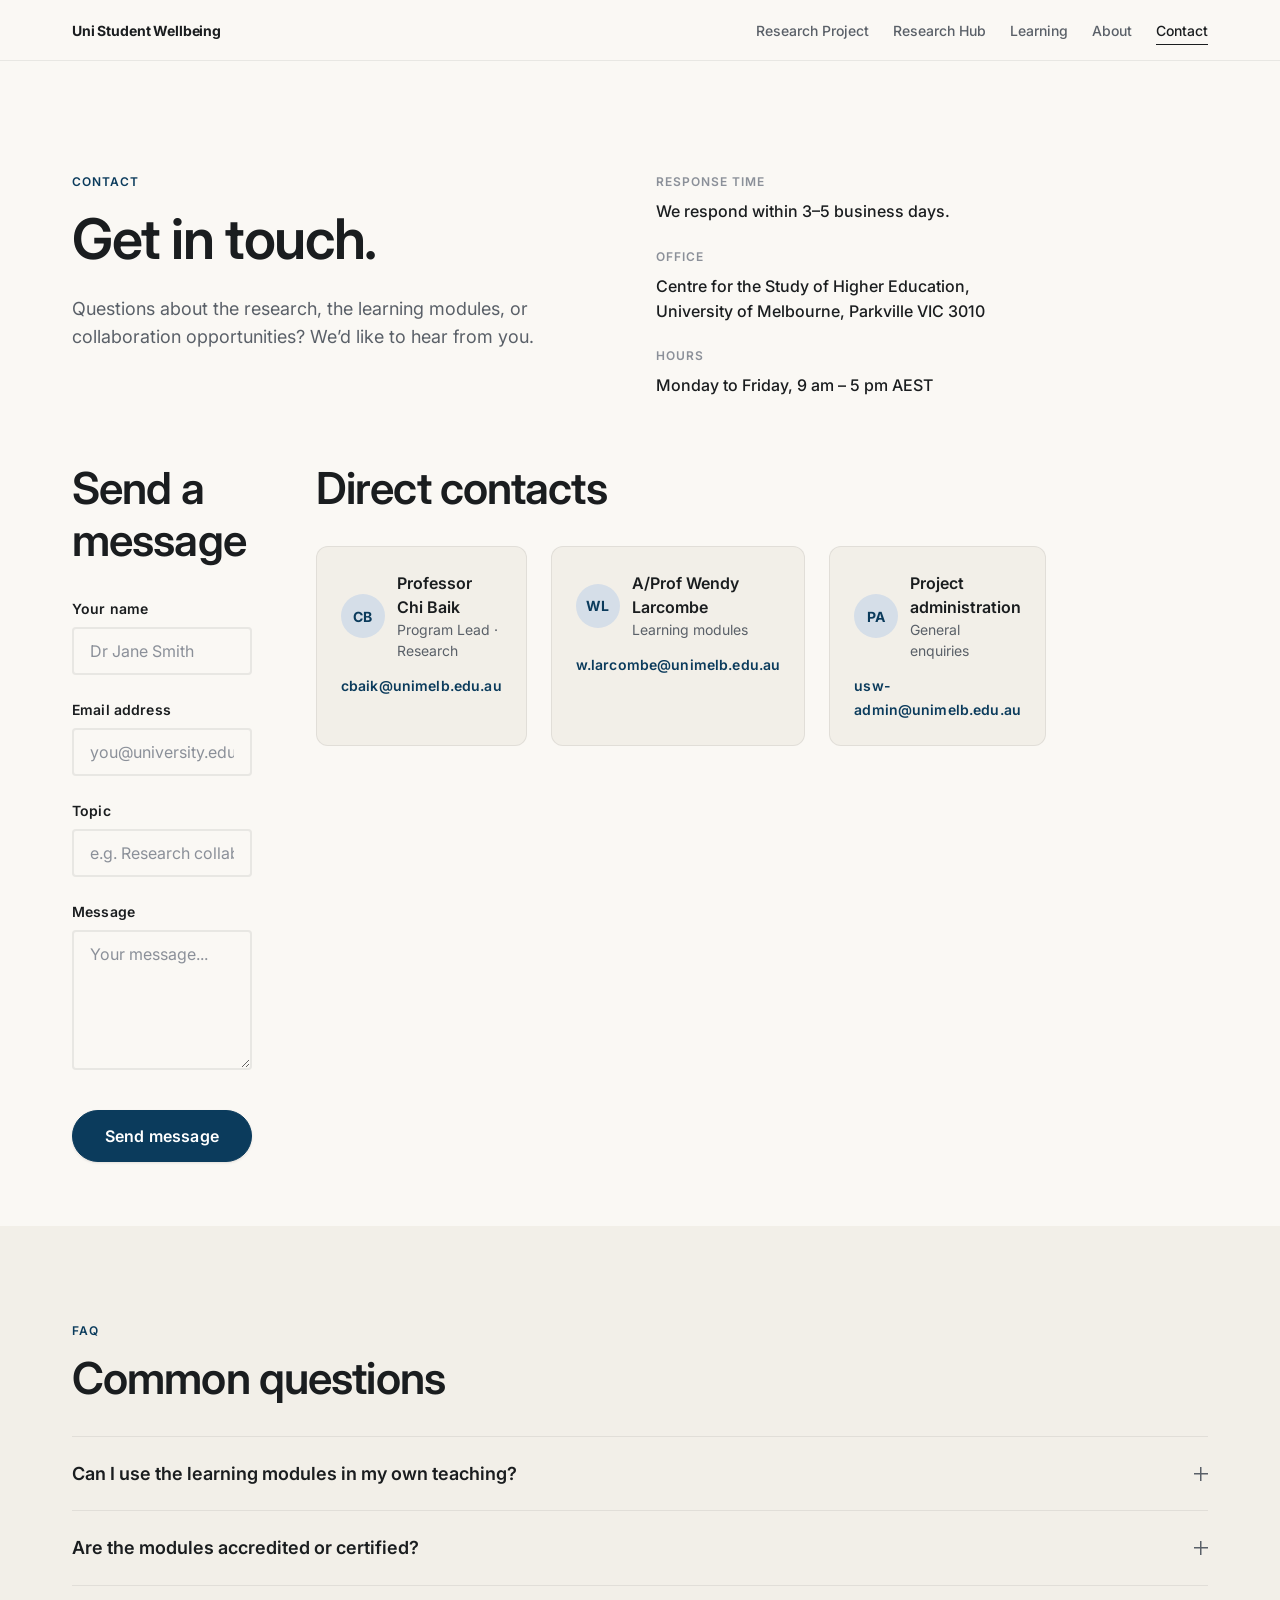
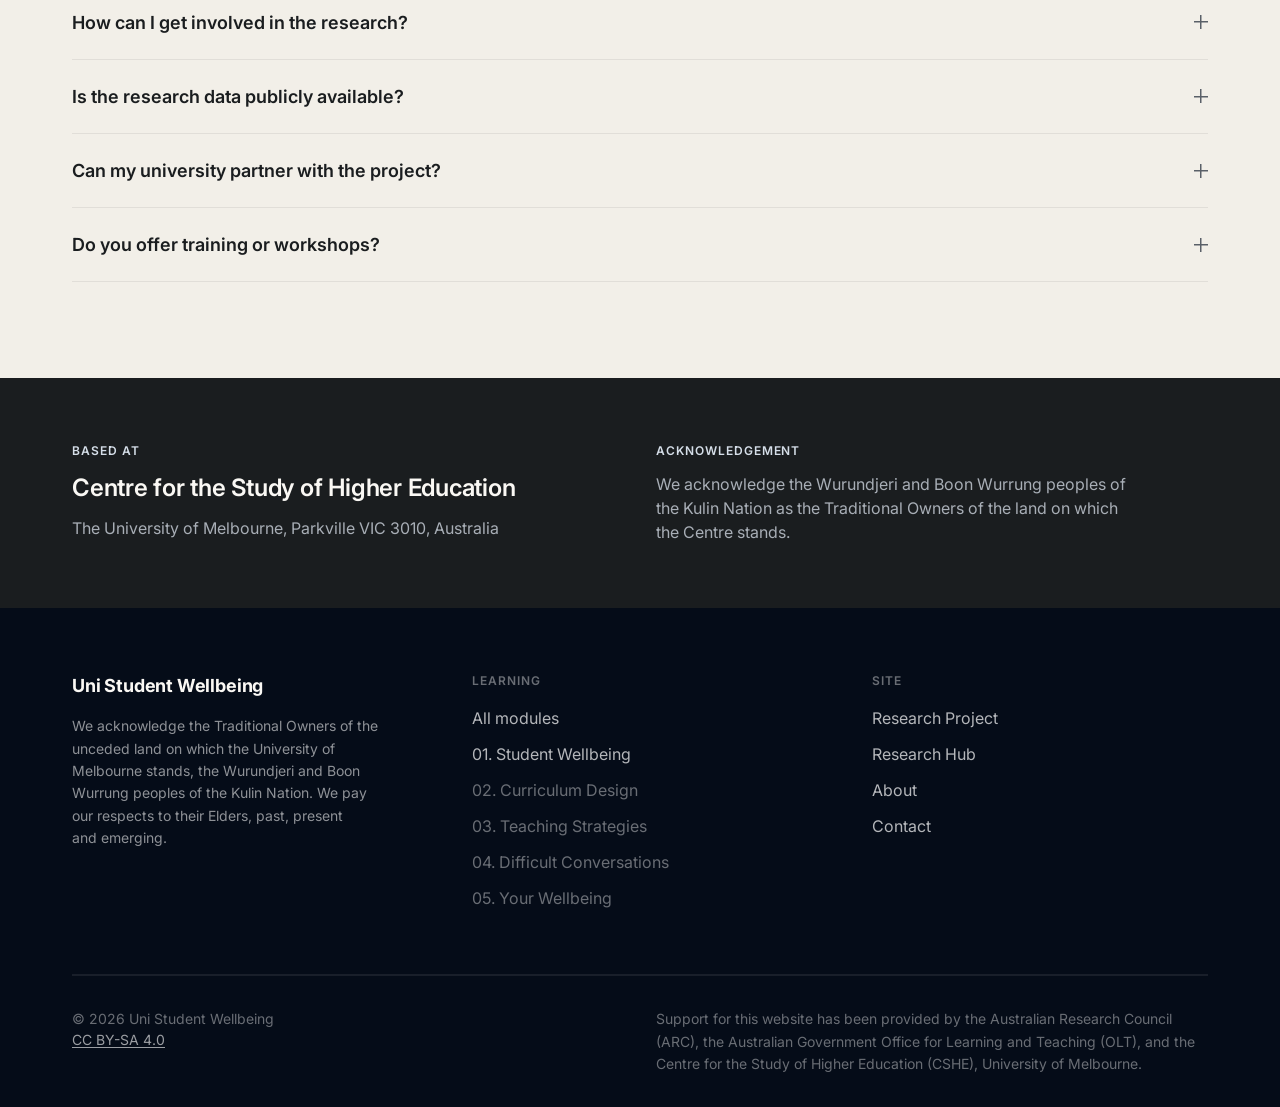
<file: contact.html>
<!DOCTYPE html>
<html lang="en">
<head>
  <meta charset="UTF-8">
  <meta name="viewport" content="width=device-width, initial-scale=1.0">
  <title>Contact: Uni Student Wellbeing</title>
  <meta name="description" content="Get in touch with the Uni Student Wellbeing team at the University of Melbourne.">
  <link rel="preconnect" href="https://fonts.googleapis.com">
  <link rel="preconnect" href="https://fonts.gstatic.com" crossorigin>
  <link rel="stylesheet" href="styles/tokens.css">
  <link rel="stylesheet" href="styles/base.css">
  <link rel="stylesheet" href="styles/components.css">
</head>
<body>

<a class="skip-link" href="#main">Skip to main content</a>

<header class="site-header" role="banner">
  <nav class="nav container" aria-label="Main navigation">
    <a href="index.html" class="nav-brand">Uni Student Wellbeing</a>
    <button class="nav-toggle" aria-expanded="false" aria-controls="nav-menu" aria-label="Open menu">
      <span></span><span></span><span></span>
    </button>
    <ul class="nav-links" id="nav-menu" role="list">
      <li><a href="research-project.html">Research Project</a></li>
      <li><a href="research-hub.html">Research Hub</a></li>
      <li><a href="learning.html">Learning</a></li>
      <li><a href="about.html">About</a></li>
      <li><a href="contact.html" aria-current="page">Contact</a></li>
    </ul>
  </nav>
</header>

<main id="main">

  <!-- ── Hero ──────────────────────────────────────────── -->
  <section class="hero hero--sm" aria-labelledby="hero-heading">
    <div class="container grid">

      <div class="col-3">
        <span class="hero-overline">Contact</span>
        <h1 id="hero-heading" class="text-display-lg">Get in touch.</h1>
        <p class="hero-lead" style="margin-bottom: 0;">Questions about the research, the learning modules, or collaboration opportunities? We&rsquo;d like to hear from you.</p>
      </div>

      <div class="col-3">
        <div class="contact-info-stack">
          <div class="contact-info-item">
            <span class="hero-info-label">Response time</span>
            <p class="hero-info-value">We respond within 3&ndash;5 business days.</p>
          </div>
          <div class="contact-info-item">
            <span class="hero-info-label">Office</span>
            <p class="hero-info-value">Centre for the Study of Higher Education, University of Melbourne, Parkville VIC 3010</p>
          </div>
          <div class="contact-info-item">
            <span class="hero-info-label">Hours</span>
            <p class="hero-info-value">Monday to Friday, 9 am &ndash; 5 pm AEST</p>
          </div>
        </div>
      </div>

    </div>
  </section>

  <!-- ── Contact form ──────────────────────────────────── -->
  <section class="section section--sm" aria-labelledby="contact-heading">
    <div class="container">
      <div style="display: grid; grid-template-columns: 1fr 1fr; gap: 64px; align-items: start; max-width: 960px;">

        <div>
          <h2 id="contact-heading" class="text-display-md" style="margin-bottom: var(--space-6);">Send a message</h2>
          <form class="contact-form" action="#" method="post" novalidate aria-label="Contact form">
            <div class="form-field">
              <label class="form-label" for="name">Your name</label>
              <input class="form-input" type="text" id="name" name="name" autocomplete="name" required placeholder="Dr Jane Smith">
            </div>
            <div class="form-field">
              <label class="form-label" for="email">Email address</label>
              <input class="form-input" type="email" id="email" name="email" autocomplete="email" required placeholder="you@university.edu.au">
            </div>
            <div class="form-field">
              <label class="form-label" for="topic">Topic</label>
              <input class="form-input" type="text" id="topic" name="topic" placeholder="e.g. Research collaboration, learning modules, media">
            </div>
            <div class="form-field">
              <label class="form-label" for="message">Message</label>
              <textarea class="form-textarea" id="message" name="message" required placeholder="Your message..."></textarea>
            </div>
            <button type="submit" class="btn btn-primary btn--lg">Send message</button>
          </form>
        </div>

        <aside aria-labelledby="direct-heading">
          <h2 id="direct-heading" class="text-display-md" style="margin-bottom: var(--space-6);">Direct contacts</h2>

          <div style="display: grid; grid-template-columns: repeat(3, 1fr); gap: 24px;">

            <div style="padding: var(--space-5); background: var(--color-bg-soft); border-radius: var(--radius-lg); border: 1px solid var(--color-rule);">
              <div style="display: flex; align-items: center; gap: var(--space-3); margin-bottom: var(--space-3);">
                <div class="avatar" aria-hidden="true">CB</div>
                <div>
                  <p style="font-weight: 600; color: var(--color-ink); font-size: var(--text-body);">Professor Chi Baik</p>
                  <p style="font-size: var(--text-label); color: var(--color-ink-muted);">Program Lead · Research</p>
                </div>
              </div>
              <a href="mailto:cbaik@unimelb.edu.au" class="text-link" style="font-size: var(--text-label);">cbaik@unimelb.edu.au</a>
            </div>

            <div style="padding: var(--space-5); background: var(--color-bg-soft); border-radius: var(--radius-lg); border: 1px solid var(--color-rule);">
              <div style="display: flex; align-items: center; gap: var(--space-3); margin-bottom: var(--space-3);">
                <div class="avatar" aria-hidden="true">WL</div>
                <div>
                  <p style="font-weight: 600; color: var(--color-ink); font-size: var(--text-body);">A/Prof Wendy Larcombe</p>
                  <p style="font-size: var(--text-label); color: var(--color-ink-muted);">Learning modules</p>
                </div>
              </div>
              <a href="mailto:w.larcombe@unimelb.edu.au" class="text-link" style="font-size: var(--text-label);">w.larcombe@unimelb.edu.au</a>
            </div>

            <div style="padding: var(--space-5); background: var(--color-bg-soft); border-radius: var(--radius-lg); border: 1px solid var(--color-rule);">
              <div style="display: flex; align-items: center; gap: var(--space-3); margin-bottom: var(--space-3);">
                <div class="avatar" aria-hidden="true">PA</div>
                <div>
                  <p style="font-weight: 600; color: var(--color-ink); font-size: var(--text-body);">Project administration</p>
                  <p style="font-size: var(--text-label); color: var(--color-ink-muted);">General enquiries</p>
                </div>
              </div>
              <a href="mailto:usw-admin@unimelb.edu.au" class="text-link" style="font-size: var(--text-label);">usw-admin@unimelb.edu.au</a>
            </div>

          </div>
        </aside>

      </div>
    </div>
  </section>

  <!-- ── FAQ ────────────────────────────────────────────── -->
  <section class="section section--soft" aria-labelledby="faq-heading">
    <div class="container">
      <header class="section-header">
        <span class="overline">FAQ</span>
        <h2 id="faq-heading">Common questions</h2>
      </header>

      <div class="faq-list">

        <details class="faq-item">
          <summary>Can I use the learning modules in my own teaching?</summary>
          <div class="faq-body">Yes. All modules are licensed under Creative Commons BY-SA 4.0, which means you can use, adapt, and share them with attribution. Many universities embed the modules in their professional development programs.</div>
        </details>

        <details class="faq-item">
          <summary>Are the modules accredited or certified?</summary>
          <div class="faq-body">The modules don&rsquo;t currently offer formal accreditation. Some institutions issue their own certificates of completion when staff finish a module. Contact your faculty&rsquo;s learning and teaching unit to ask.</div>
        </details>

        <details class="faq-item">
          <summary>How can I get involved in the research?</summary>
          <div class="faq-body">We&rsquo;re always interested in connecting with researchers and educators working on student wellbeing. For collaboration enquiries, contact Professor Chi Baik directly. For media or media partnerships, use the general enquiry form.</div>
        </details>

        <details class="faq-item">
          <summary>Is the research data publicly available?</summary>
          <div class="faq-body">De-identified data from the USW Survey is available to researchers on request, subject to our data sharing agreement. Contact the research team for details.</div>
        </details>

        <details class="faq-item">
          <summary>Can my university partner with the project?</summary>
          <div class="faq-body">Yes. We currently work with five Australian universities and welcome additional partners. Reach out to discuss what partnership might look like for your institution.</div>
        </details>

        <details class="faq-item">
          <summary>Do you offer training or workshops?</summary>
          <div class="faq-body">We run occasional workshops and webinars through the Research Hub. Subscribe to updates to hear when new sessions are announced.</div>
        </details>

      </div>
    </div>
  </section>

  <!-- ── Address / Acknowledgement ─────────────────────── -->
  <section class="section section--sm section--dark" aria-label="Address">
    <div class="container">
      <div class="grid">
        <div class="col-3">
          <span class="overline" style="color: var(--color-primary-container); margin-bottom: 12px; display: block;">Based at</span>
          <h2 class="text-headline-md" style="color: var(--color-on-dark); margin-bottom: 12px;">Centre for the Study of Higher Education</h2>
          <p style="color: var(--color-on-dark-muted);">The University of Melbourne, Parkville VIC 3010, Australia</p>
        </div>
        <div class="col-3">
          <span class="overline" style="color: var(--color-primary-container); margin-bottom: 12px; display: block;">Acknowledgement</span>
          <p style="color: var(--color-on-dark-muted); max-width: 48ch;">We acknowledge the Wurundjeri and Boon Wurrung peoples of the Kulin Nation as the Traditional Owners of the land on which the Centre stands.</p>
        </div>
      </div>
    </div>
  </section>

</main>

<footer class="site-footer" role="contentinfo">
  <div class="container">
    <div class="footer-top">
      <div class="footer-brand">
        <a href="index.html">Uni Student Wellbeing</a>
        <p class="footer-acknowledgement">We acknowledge the Traditional Owners of the unceded land on which the University of Melbourne stands, the Wurundjeri and Boon Wurrung peoples of the Kulin Nation. We pay our respects to their Elders, past, present and emerging.</p>
      </div>
      <nav aria-label="Learning modules">
        <p class="footer-nav-heading">Learning</p>
        <ul class="footer-nav-list" role="list">
          <li><a href="learning.html">All modules</a></li>
          <li><a href="module-1.html">01. Student Wellbeing</a></li>
          <li><span style="color:rgba(255,255,255,0.4);">02. Curriculum Design</span></li>
          <li><span style="color:rgba(255,255,255,0.4);">03. Teaching Strategies</span></li>
          <li><span style="color:rgba(255,255,255,0.4);">04. Difficult Conversations</span></li>
          <li><span style="color:rgba(255,255,255,0.4);">05. Your Wellbeing</span></li>
        </ul>
      </nav>
      <nav aria-label="Site">
        <p class="footer-nav-heading">Site</p>
        <ul class="footer-nav-list" role="list">
          <li><a href="research-project.html">Research Project</a></li>
          <li><a href="research-hub.html">Research Hub</a></li>
          <li><a href="about.html">About</a></li>
          <li><a href="contact.html" aria-current="page">Contact</a></li>
        </ul>
      </nav>
    </div>
    <div class="footer-bottom">
      <p class="footer-funding">Support for this website has been provided by the Australian Research Council (ARC), the Australian Government Office for Learning and Teaching (OLT), and the Centre for the Study of Higher Education (CSHE), University of Melbourne.</p>
      <div class="footer-legal">
        <p>© <span class="footer-year">2025</span> Uni Student Wellbeing</p>
        <p><a href="https://creativecommons.org/licenses/by-sa/4.0/" rel="license noopener">CC BY-SA 4.0</a></p>
      </div>
    </div>
  </div>
</footer>

<script src="scripts/nav.js"></script>
</body>
</html>
</file>
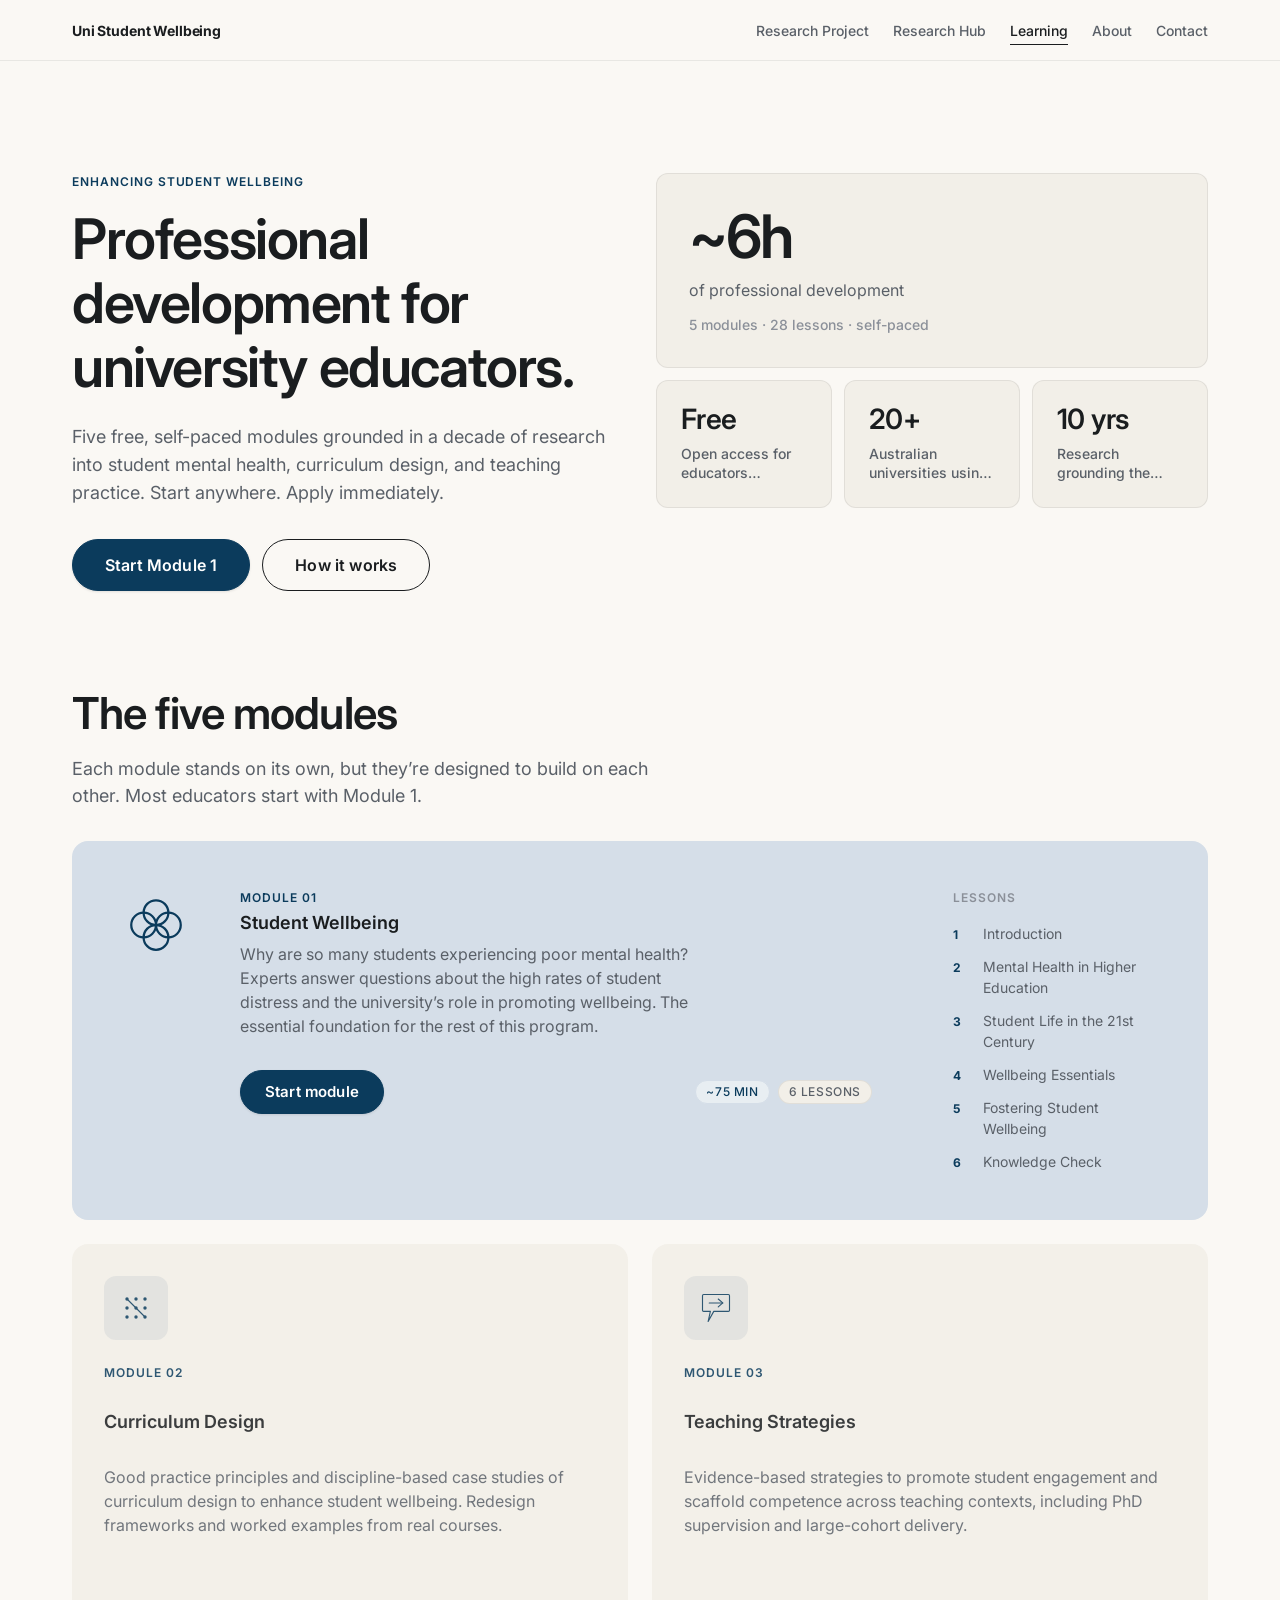
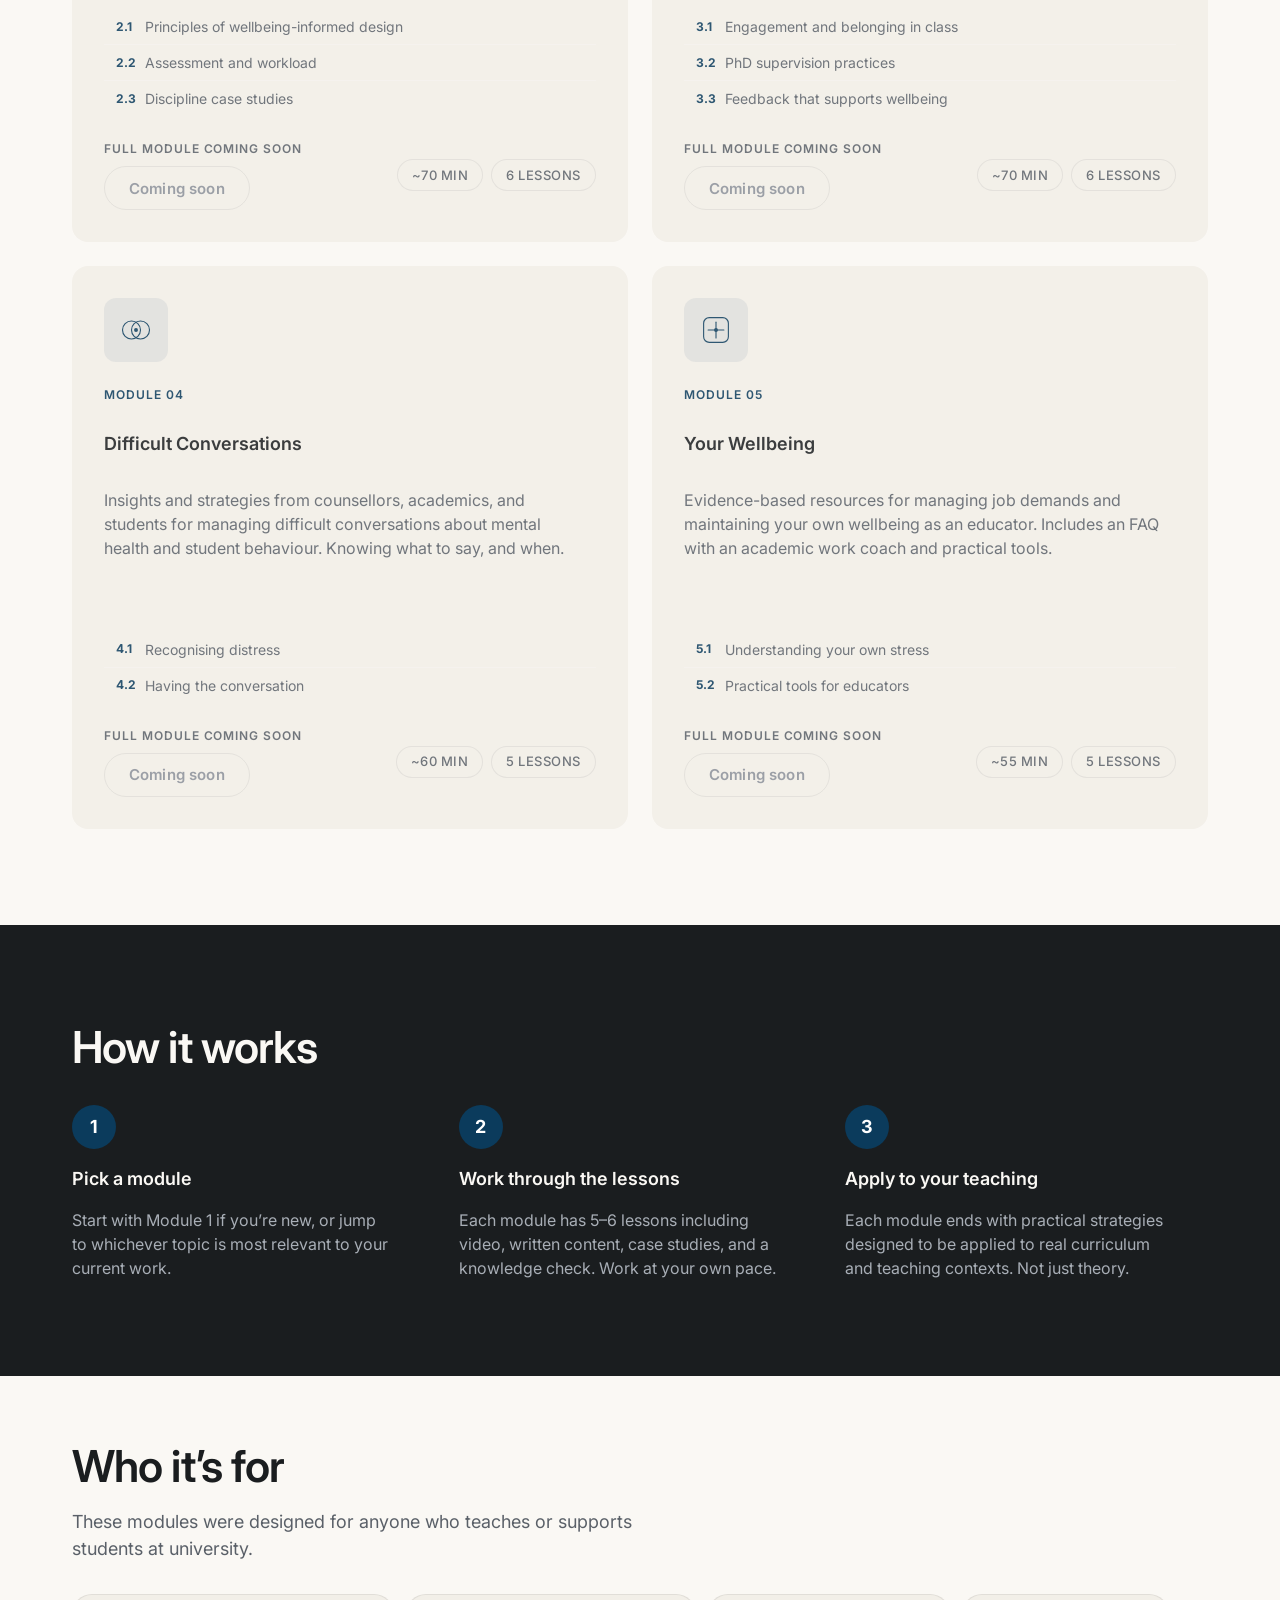
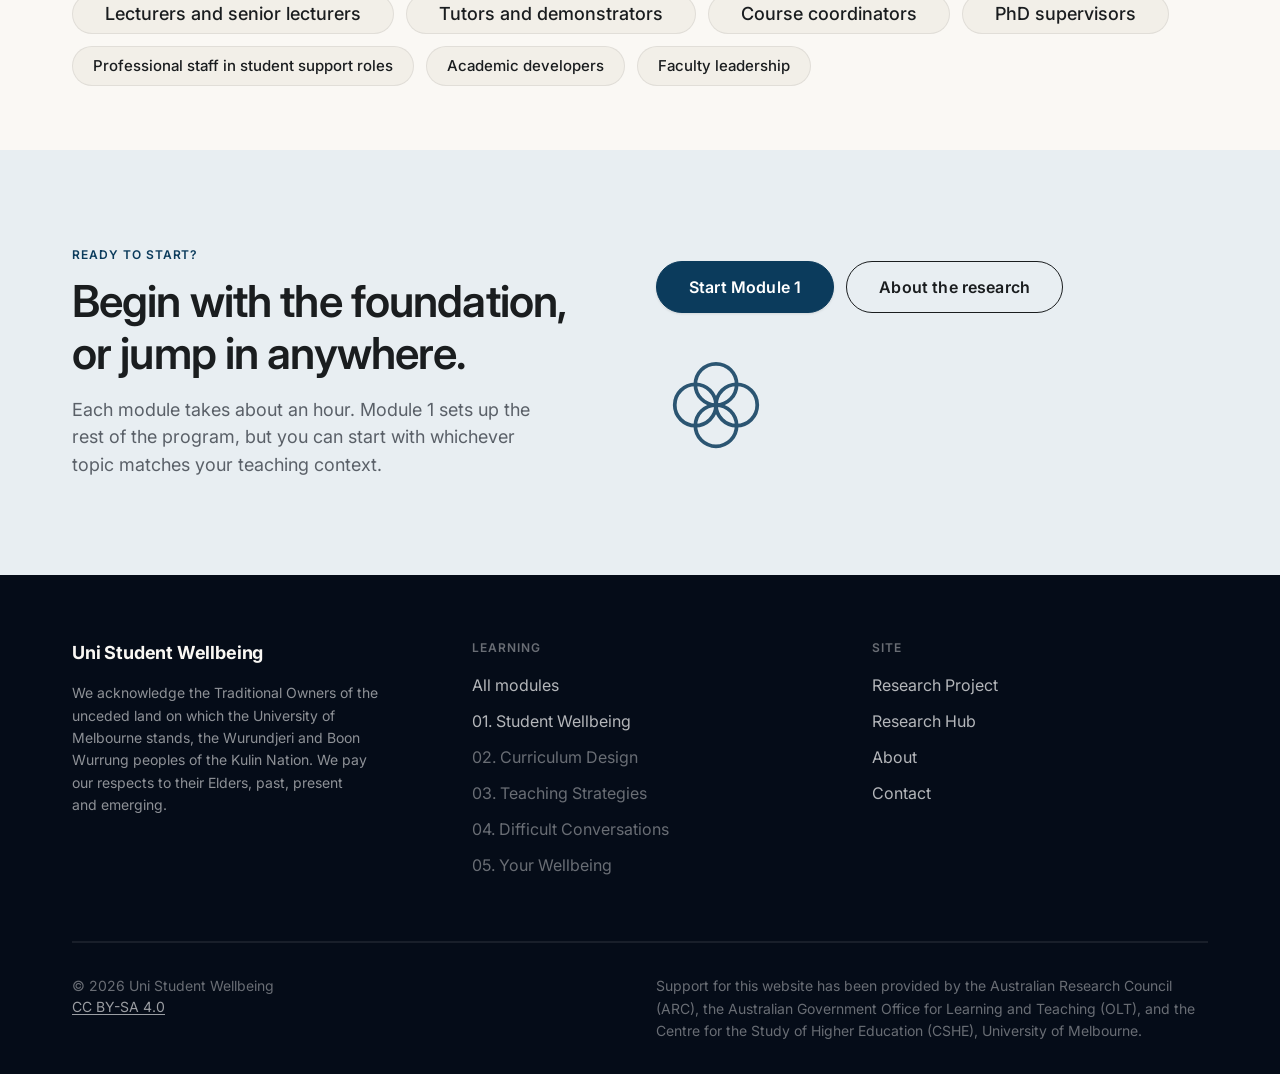
<file: learning.html>
<!DOCTYPE html>
<html lang="en">
<head>
  <meta charset="UTF-8">
  <meta name="viewport" content="width=device-width, initial-scale=1.0">
  <title>Learning Modules: Enhancing Student Wellbeing</title>
  <meta name="description" content="Five evidence-based learning modules for university educators. Free, self-paced professional development on student wellbeing, curriculum design, teaching strategies, and more.">
  <link rel="preconnect" href="https://fonts.googleapis.com">
  <link rel="preconnect" href="https://fonts.gstatic.com" crossorigin>
  <link rel="stylesheet" href="styles/tokens.css">
  <link rel="stylesheet" href="styles/base.css">
  <link rel="stylesheet" href="styles/components.css">
</head>
<body>

<a class="skip-link" href="#main">Skip to main content</a>

<header class="site-header" role="banner">
  <nav class="nav container" aria-label="Main navigation">
    <a href="index.html" class="nav-brand">Uni Student Wellbeing</a>
    <button class="nav-toggle" aria-expanded="false" aria-controls="nav-menu" aria-label="Open menu">
      <span></span><span></span><span></span>
    </button>
    <ul class="nav-links" id="nav-menu" role="list">
      <li><a href="research-project.html">Research Project</a></li>
      <li><a href="research-hub.html">Research Hub</a></li>
      <li><a href="learning.html" aria-current="page">Learning</a></li>
      <li><a href="about.html">About</a></li>
      <li><a href="contact.html">Contact</a></li>
    </ul>
  </nav>
</header>

<main id="main">

  <!-- ── Hero ──────────────────────────────────────────── -->
  <section class="hero hero--sm" aria-labelledby="hero-heading">
    <div class="container grid hero-grid">

      <div class="hero-left col-3">
        <span class="hero-overline">Enhancing Student Wellbeing</span>
        <h1 id="hero-heading" class="text-display-lg">
          Professional development for university educators.
        </h1>
        <p class="hero-lead">
          Five free, self-paced modules grounded in a decade of research into student mental health, curriculum design, and teaching practice. Start anywhere. Apply immediately.
        </p>
        <div class="hero-actions">
          <a href="module-1.html" class="btn btn-primary btn--lg">Start Module 1</a>
          <a href="#how-heading" class="btn btn-outlined btn--lg">How it works</a>
        </div>
      </div>

      <div class="hero-right col-3" aria-hidden="true">
        <div class="hero-stat-layout">
          <div class="hero-stat-hero-block">
            <span class="hero-stat-big">~6h</span>
            <p class="hero-stat-hero-label">of professional development</p>
            <p class="hero-stat-sub-label">5 modules · 28 lessons · self-paced</p>
          </div>
          <div class="hero-stat-trio">
            <div class="hero-stat-trio-item">
              <span class="hero-stat-trio-value">Free</span>
              <span class="hero-stat-trio-label">Open access for educators worldwide</span>
            </div>
            <div class="hero-stat-trio-item">
              <span class="hero-stat-trio-value">20+</span>
              <span class="hero-stat-trio-label">Australian universities using these modules</span>
            </div>
            <div class="hero-stat-trio-item">
              <span class="hero-stat-trio-value">10 yrs</span>
              <span class="hero-stat-trio-label">Research grounding the curriculum</span>
            </div>
          </div>
        </div>
      </div>

    </div>
  </section>

  <!-- ── Module grid ───────────────────────────────────── -->
  <section class="section" aria-labelledby="modules-heading">
    <div class="container">
      <header class="section-header">
        <h2 id="modules-heading">The five modules</h2>
        <p class="lead">Each module stands on its own, but they&rsquo;re designed to build on each other. Most educators start with Module 1.</p>
      </header>

      <div class="module-grid">

        <!-- Module 1 spans full width as primary entry -->
        <article class="module-card module-card--1 module-card--wide" aria-labelledby="m1-title">
          <div style="display: grid; grid-template-columns: auto 1fr 240px; gap: var(--stack-xl); align-items: start;">
            <div>
              <svg class="module-card-symbol" viewBox="0 0 64 64" fill="none" stroke="currentColor" stroke-width="2" stroke-linecap="round" stroke-linejoin="round" aria-hidden="true">
                <circle cx="32" cy="21" r="11"/>
                <circle cx="43" cy="32" r="11"/>
                <circle cx="32" cy="43" r="11"/>
                <circle cx="21" cy="32" r="11"/>
              </svg>
            </div>
            <div>
              <span class="module-card-number">Module 01</span>
              <h3 id="m1-title" class="module-card-title">Student Wellbeing</h3>
              <p class="module-card-desc">Why are so many students experiencing poor mental health? Experts answer questions about the high rates of student distress and the university&rsquo;s role in promoting wellbeing. The essential foundation for the rest of this program.</p>
              <div class="module-card-footer">
                <a href="module-1.html" class="btn btn-primary">Start module</a>
                <div class="module-card-meta">
                  <span class="chip chip-primary chip--sm">~75 min</span>
                  <span class="chip chip-soft chip--sm">6 lessons</span>
                </div>
              </div>
            </div>
            <div style="border-left: 1px solid var(--color-primary-container); padding-left: var(--stack-lg);">
              <span style="display:block; font-size:var(--text-overline); font-weight:600; letter-spacing:0.08em; text-transform:uppercase; color:var(--color-ink-soft); margin-bottom:var(--stack-sm);">Lessons</span>
              <ol class="feature-lesson-list">
                <li class="feature-lesson-item"><span class="feature-lesson-num">1</span>Introduction</li>
                <li class="feature-lesson-item"><span class="feature-lesson-num">2</span>Mental Health in Higher Education</li>
                <li class="feature-lesson-item"><span class="feature-lesson-num">3</span>Student Life in the 21st Century</li>
                <li class="feature-lesson-item"><span class="feature-lesson-num">4</span>Wellbeing Essentials</li>
                <li class="feature-lesson-item"><span class="feature-lesson-num">5</span>Fostering Student Wellbeing</li>
                <li class="feature-lesson-item"><span class="feature-lesson-num">6</span>Knowledge Check</li>
              </ol>
            </div>
          </div>
        </article>

        <!-- Module 2 -->
        <article class="module-card module-card--2" aria-labelledby="m2-title" style="opacity:0.85;">
          <div class="module-card-icon" aria-hidden="true">
            <svg viewBox="0 0 64 64" fill="none">
              <circle cx="16" cy="16" r="3" fill="currentColor"/>
              <circle cx="32" cy="16" r="3" fill="currentColor"/>
              <circle cx="48" cy="16" r="3" fill="currentColor"/>
              <circle cx="16" cy="32" r="3" fill="currentColor"/>
              <circle cx="32" cy="32" r="3" fill="currentColor"/>
              <circle cx="48" cy="32" r="3" fill="currentColor"/>
              <circle cx="16" cy="48" r="3" fill="currentColor"/>
              <circle cx="32" cy="48" r="3" fill="currentColor"/>
              <circle cx="48" cy="48" r="3" fill="currentColor"/>
              <path d="M16 16 L48 48" stroke="currentColor" stroke-width="2" stroke-linecap="round"/>
            </svg>
          </div>
          <span class="module-card-number">Module 02</span>
          <h3 id="m2-title" class="module-card-title">Curriculum Design</h3>
          <p class="module-card-desc">Good practice principles and discipline-based case studies of curriculum design to enhance student wellbeing. Redesign frameworks and worked examples from real courses.</p>
          <div class="mini-module-list">
            <div class="mini-module-row"><span class="mini-module-num">2.1</span>Principles of wellbeing-informed design</div>
            <div class="mini-module-row"><span class="mini-module-num">2.2</span>Assessment and workload</div>
            <div class="mini-module-row"><span class="mini-module-num">2.3</span>Discipline case studies</div>
          </div>
          <div class="module-card-footer">
            <div>
              <span class="overline overline--muted" style="margin-bottom: var(--space-2);">Full module coming soon</span>
              <button class="btn btn-coming-soon" disabled>Coming soon</button>
            </div>
            <div class="module-card-meta">
              <span class="chip chip-soft">~70 min</span>
              <span class="chip chip-soft">6 lessons</span>
            </div>
          </div>
        </article>

        <!-- Module 3 -->
        <article class="module-card module-card--3" aria-labelledby="m3-title" style="opacity:0.85;">
          <div class="module-card-icon" aria-hidden="true">
            <svg viewBox="0 0 64 64" fill="none" stroke="currentColor" stroke-width="2" stroke-linecap="round" stroke-linejoin="round">
              <path d="M8 10 Q8 8 10 8 H54 Q56 8 56 10 V36 Q56 38 54 38 H28 L18 56 L22 38 H10 Q8 38 8 36 V10 Z"/>
              <path d="M20 23 H44"/>
              <path d="M36 16 L44 23 L36 30"/>
            </svg>
          </div>
          <span class="module-card-number">Module 03</span>
          <h3 id="m3-title" class="module-card-title">Teaching Strategies</h3>
          <p class="module-card-desc">Evidence-based strategies to promote student engagement and scaffold competence across teaching contexts, including PhD supervision and large-cohort delivery.</p>
          <div class="mini-module-list">
            <div class="mini-module-row"><span class="mini-module-num">3.1</span>Engagement and belonging in class</div>
            <div class="mini-module-row"><span class="mini-module-num">3.2</span>PhD supervision practices</div>
            <div class="mini-module-row"><span class="mini-module-num">3.3</span>Feedback that supports wellbeing</div>
          </div>
          <div class="module-card-footer">
            <div>
              <span class="overline overline--muted" style="margin-bottom: var(--space-2);">Full module coming soon</span>
              <button class="btn btn-coming-soon" disabled>Coming soon</button>
            </div>
            <div class="module-card-meta">
              <span class="chip chip-soft">~70 min</span>
              <span class="chip chip-soft">6 lessons</span>
            </div>
          </div>
        </article>

        <!-- Module 4 -->
        <article class="module-card module-card--4" aria-labelledby="m4-title" style="opacity:0.85;">
          <div class="module-card-icon" aria-hidden="true">
            <svg viewBox="0 0 64 64" fill="none" stroke="currentColor" stroke-width="2" stroke-linecap="round" stroke-linejoin="round">
              <circle cx="24" cy="32" r="16"/>
              <circle cx="40" cy="32" r="16"/>
              <circle cx="32" cy="32" r="3.5" fill="currentColor" stroke="none"/>
            </svg>
          </div>
          <span class="module-card-number">Module 04</span>
          <h3 id="m4-title" class="module-card-title">Difficult Conversations</h3>
          <p class="module-card-desc">Insights and strategies from counsellors, academics, and students for managing difficult conversations about mental health and student behaviour. Knowing what to say, and when.</p>
          <div class="mini-module-list">
            <div class="mini-module-row"><span class="mini-module-num">4.1</span>Recognising distress</div>
            <div class="mini-module-row"><span class="mini-module-num">4.2</span>Having the conversation</div>
          </div>
          <div class="module-card-footer">
            <div>
              <span class="overline overline--muted" style="margin-bottom: var(--space-2);">Full module coming soon</span>
              <button class="btn btn-coming-soon" disabled>Coming soon</button>
            </div>
            <div class="module-card-meta">
              <span class="chip chip-soft">~60 min</span>
              <span class="chip chip-soft">5 lessons</span>
            </div>
          </div>
        </article>

        <!-- Module 5 -->
        <article class="module-card module-card--5" aria-labelledby="m5-title" style="opacity:0.85;">
          <div class="module-card-icon" aria-hidden="true">
            <svg viewBox="0 0 64 64" fill="none" stroke="currentColor" stroke-width="2" stroke-linecap="round" stroke-linejoin="round">
              <rect x="10" y="10" width="44" height="44" rx="10"/>
              <line x1="32" y1="18" x2="32" y2="46"/>
              <line x1="18" y1="32" x2="46" y2="32"/>
              <circle cx="32" cy="32" r="3.5" fill="currentColor" stroke="none"/>
            </svg>
          </div>
          <span class="module-card-number">Module 05</span>
          <h3 id="m5-title" class="module-card-title">Your Wellbeing</h3>
          <p class="module-card-desc">Evidence-based resources for managing job demands and maintaining your own wellbeing as an educator. Includes an FAQ with an academic work coach and practical tools.</p>
          <div class="mini-module-list">
            <div class="mini-module-row"><span class="mini-module-num">5.1</span>Understanding your own stress</div>
            <div class="mini-module-row"><span class="mini-module-num">5.2</span>Practical tools for educators</div>
          </div>
          <div class="module-card-footer">
            <div>
              <span class="overline overline--muted" style="margin-bottom: var(--space-2);">Full module coming soon</span>
              <button class="btn btn-coming-soon" disabled>Coming soon</button>
            </div>
            <div class="module-card-meta">
              <span class="chip chip-soft">~55 min</span>
              <span class="chip chip-soft">5 lessons</span>
            </div>
          </div>
        </article>

      </div>
    </div>
  </section>

  <!-- ── How it works ──────────────────────────────────── -->
  <section class="section section--dark" aria-labelledby="how-heading">
    <div class="container">
      <header class="section-header">
        <h2 id="how-heading">How it works</h2>
      </header>
      <div class="how-steps" role="list">
        <div class="how-step" role="listitem">
          <div class="how-step-num" aria-hidden="true">1</div>
          <h3 class="how-step-title">Pick a module</h3>
          <p class="how-step-body">Start with Module 1 if you&rsquo;re new, or jump to whichever topic is most relevant to your current work.</p>
        </div>
        <div class="how-step" role="listitem">
          <div class="how-step-num" aria-hidden="true">2</div>
          <h3 class="how-step-title">Work through the lessons</h3>
          <p class="how-step-body">Each module has 5–6 lessons including video, written content, case studies, and a knowledge check. Work at your own pace.</p>
        </div>
        <div class="how-step" role="listitem">
          <div class="how-step-num" aria-hidden="true">3</div>
          <h3 class="how-step-title">Apply to your teaching</h3>
          <p class="how-step-body">Each module ends with practical strategies designed to be applied to real curriculum and teaching contexts. Not just theory.</p>
        </div>
      </div>
    </div>
  </section>

  <!-- ── Who it&rsquo;s for ──────────────────────────────────── -->
  <section class="section section--sm" aria-labelledby="audience-heading">
    <div class="container">
      <header class="section-header">
        <h2 id="audience-heading">Who it&rsquo;s for</h2>
        <p class="lead">These modules were designed for anyone who teaches or supports students at university.</p>
      </header>
      <ul class="audience-list" role="list">
        <li class="audience-item" style="font-size: var(--text-body-lg); padding: var(--stack-sm) var(--stack-lg);">Lecturers and senior lecturers</li>
        <li class="audience-item" style="font-size: var(--text-body-lg); padding: var(--stack-sm) var(--stack-lg);">Tutors and demonstrators</li>
        <li class="audience-item" style="font-size: var(--text-body-lg); padding: var(--stack-sm) var(--stack-lg);">Course coordinators</li>
        <li class="audience-item" style="font-size: var(--text-body-lg); padding: var(--stack-sm) var(--stack-lg);">PhD supervisors</li>
        <li class="audience-item">Professional staff in student support roles</li>
        <li class="audience-item">Academic developers</li>
        <li class="audience-item">Faculty leadership</li>
      </ul>
    </div>
  </section>

  <!-- ── Closing CTA (full-bleed tinted) ──────────────── -->
  <section class="cta-section" aria-labelledby="learn-cta-heading">
    <div class="container">
      <div class="cta-section-grid">
        <div class="cta-section-text">
          <span class="cta-overline">Ready to start?</span>
          <h2 id="learn-cta-heading" class="cta-heading">Begin with the foundation, or jump in anywhere.</h2>
          <p class="cta-body">Each module takes about an hour. Module 1 sets up the rest of the program, but you can start with whichever topic matches your teaching context.</p>
        </div>
        <div class="cta-section-actions">
          <div class="cta-section-buttons">
            <a href="module-1.html" class="btn btn-primary btn--lg">Start Module 1</a>
            <a href="research-project.html" class="btn btn-outlined btn--lg">About the research</a>
          </div>
          <div class="cta-section-symbol" aria-hidden="true">
            <svg viewBox="0 0 64 64" fill="none" stroke="currentColor" stroke-width="2" stroke-linecap="round" stroke-linejoin="round">
              <circle cx="32" cy="21" r="11"/><circle cx="43" cy="32" r="11"/><circle cx="32" cy="43" r="11"/><circle cx="21" cy="32" r="11"/>
            </svg>
          </div>
        </div>
      </div>
    </div>
  </section>

</main>

<footer class="site-footer" role="contentinfo">
  <div class="container">
    <div class="footer-top">
      <div class="footer-brand">
        <a href="index.html">Uni Student Wellbeing</a>
        <p class="footer-acknowledgement">We acknowledge the Traditional Owners of the unceded land on which the University of Melbourne stands, the Wurundjeri and Boon Wurrung peoples of the Kulin Nation. We pay our respects to their Elders, past, present and emerging.</p>
      </div>
      <nav aria-label="Learning modules">
        <p class="footer-nav-heading">Learning</p>
        <ul class="footer-nav-list" role="list">
          <li><a href="learning.html" aria-current="page">All modules</a></li>
          <li><a href="module-1.html">01. Student Wellbeing</a></li>
          <li><span style="color:rgba(255,255,255,0.4);">02. Curriculum Design</span></li>
          <li><span style="color:rgba(255,255,255,0.4);">03. Teaching Strategies</span></li>
          <li><span style="color:rgba(255,255,255,0.4);">04. Difficult Conversations</span></li>
          <li><span style="color:rgba(255,255,255,0.4);">05. Your Wellbeing</span></li>
        </ul>
      </nav>
      <nav aria-label="Site">
        <p class="footer-nav-heading">Site</p>
        <ul class="footer-nav-list" role="list">
          <li><a href="research-project.html">Research Project</a></li>
          <li><a href="research-hub.html">Research Hub</a></li>
          <li><a href="about.html">About</a></li>
          <li><a href="contact.html">Contact</a></li>
        </ul>
      </nav>
    </div>
    <div class="footer-bottom">
      <p class="footer-funding">Support for this website has been provided by the Australian Research Council (ARC), the Australian Government Office for Learning and Teaching (OLT), and the Centre for the Study of Higher Education (CSHE), University of Melbourne.</p>
      <div class="footer-legal">
        <p>© <span class="footer-year">2025</span> Uni Student Wellbeing</p>
        <p><a href="https://creativecommons.org/licenses/by-sa/4.0/" rel="license noopener">CC BY-SA 4.0</a></p>
      </div>
    </div>
  </div>
</footer>

<script src="scripts/nav.js"></script>
</body>
</html>
</file>
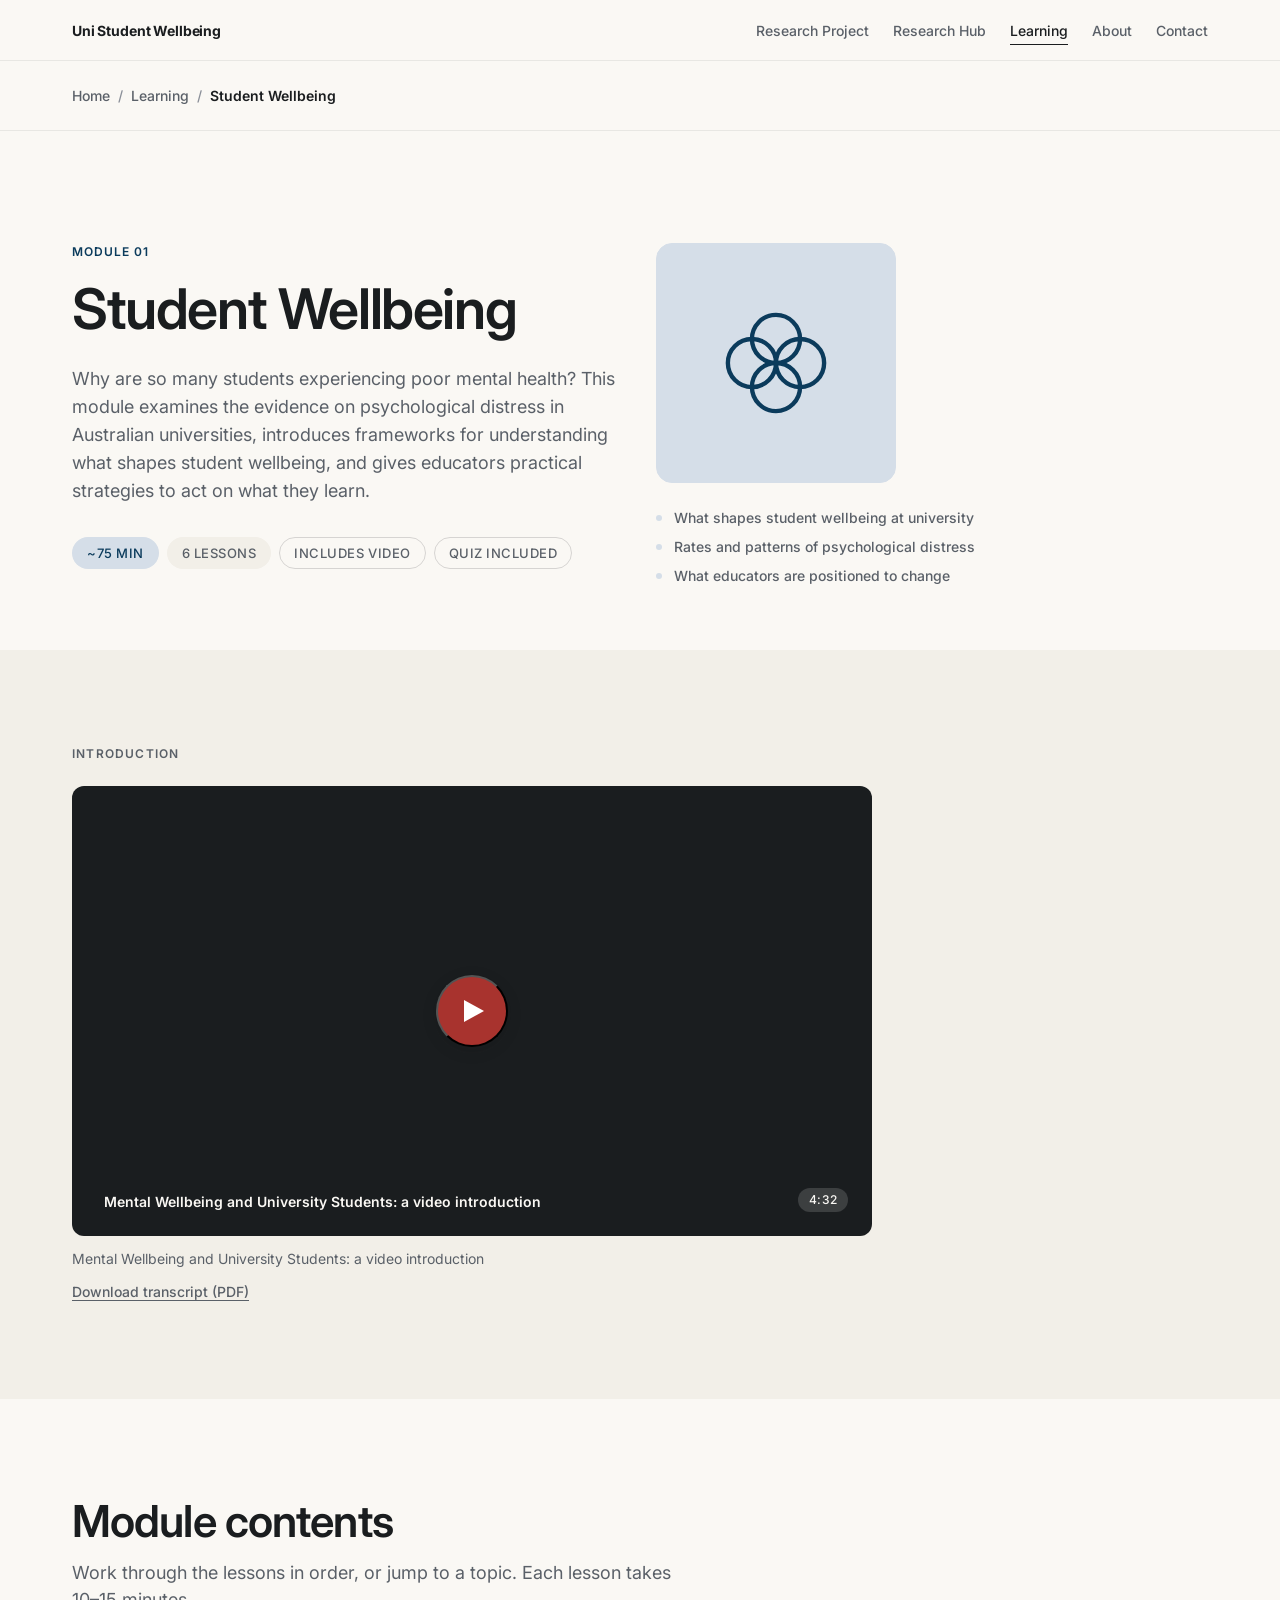
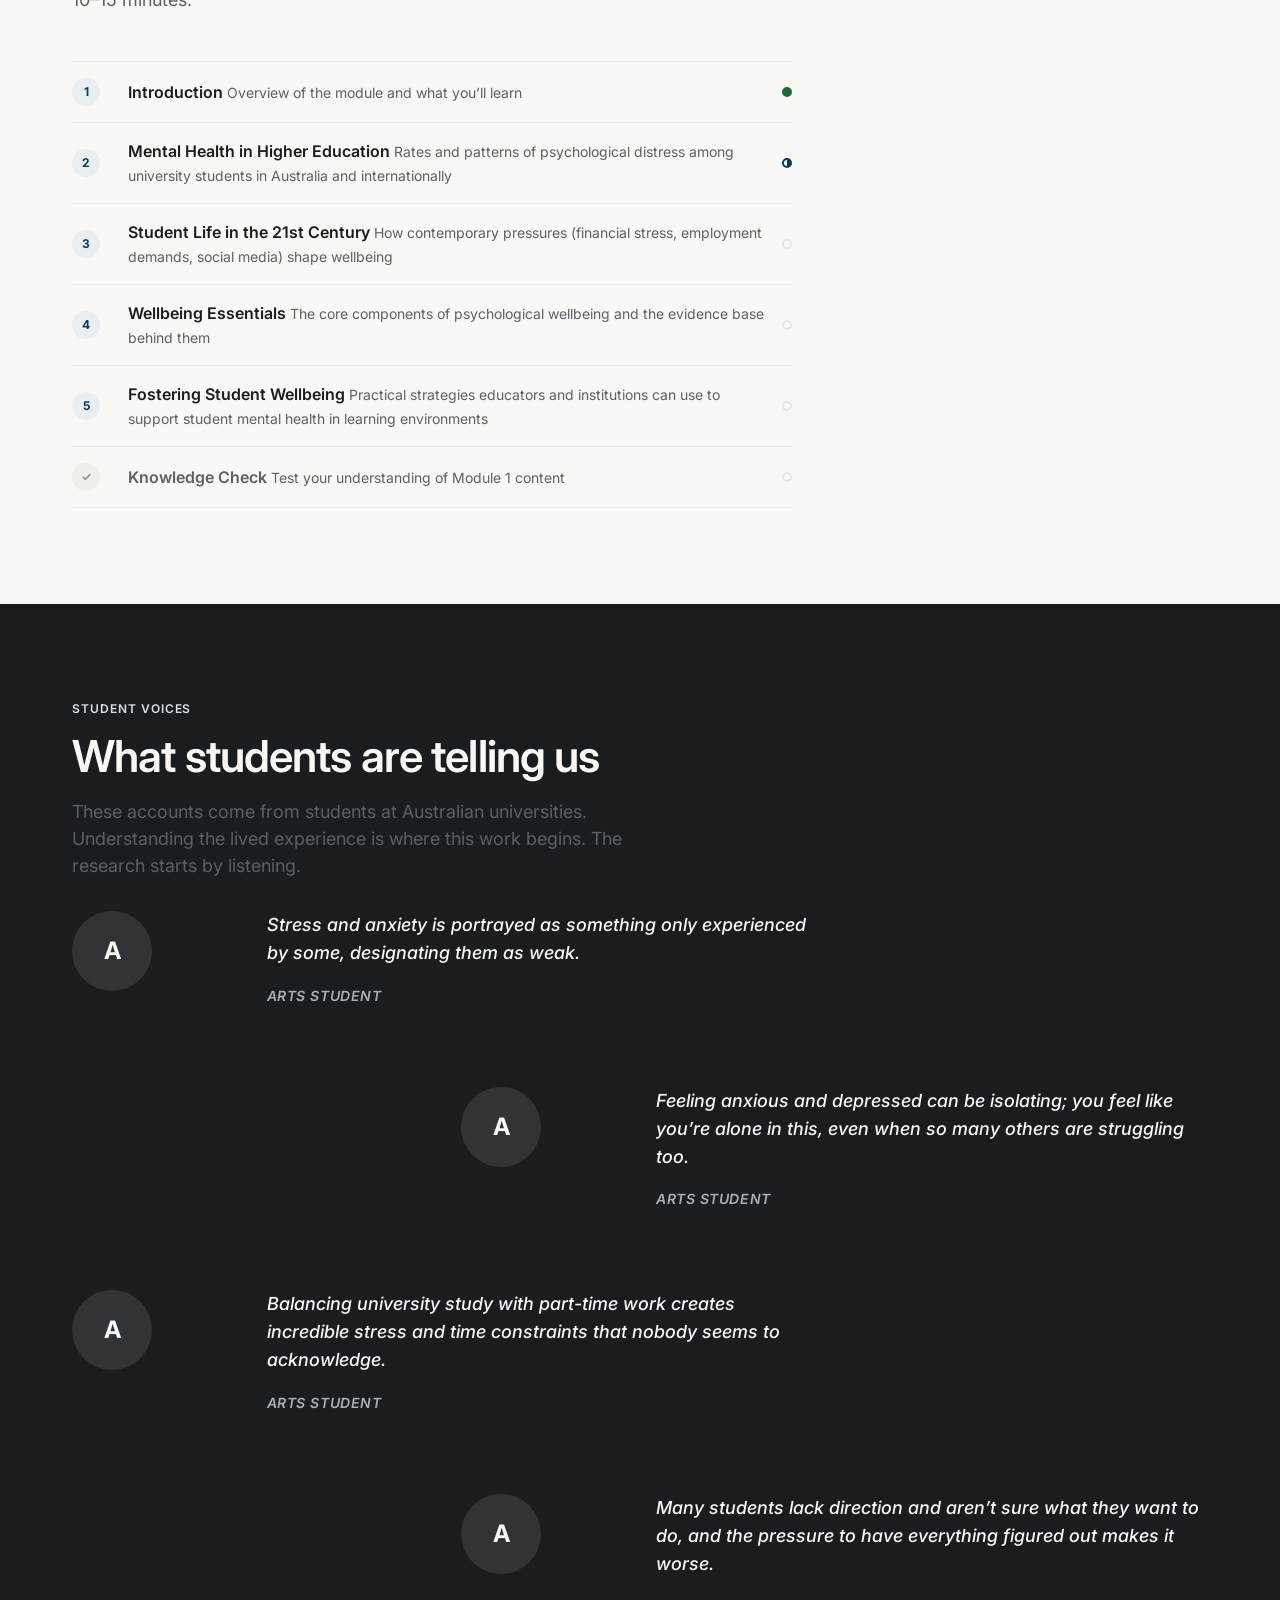
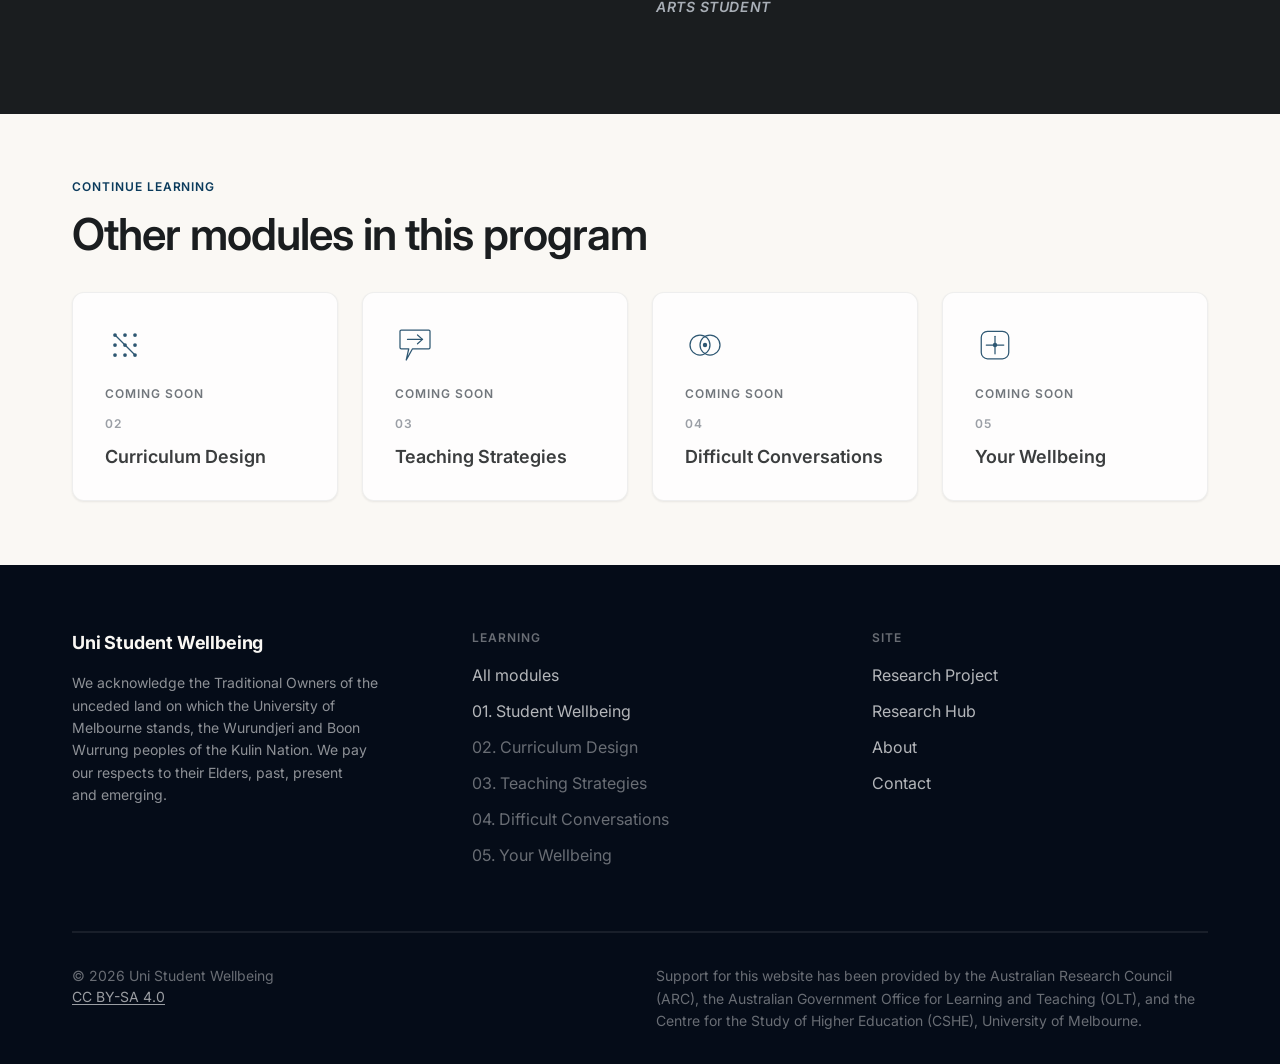
<file: module-1.html>
<!DOCTYPE html>
<html lang="en">
<head>
  <meta charset="UTF-8">
  <meta name="viewport" content="width=device-width, initial-scale=1.0">
  <title>Module 01: Student Wellbeing. Uni Student Wellbeing</title>
  <meta name="description" content="Why are so many students experiencing poor mental health? This module examines the evidence on student psychological distress in Australian universities and what educators can do about it.">
  <link rel="preconnect" href="https://fonts.googleapis.com">
  <link rel="preconnect" href="https://fonts.gstatic.com" crossorigin>
  <link rel="stylesheet" href="styles/tokens.css">
  <link rel="stylesheet" href="styles/base.css">
  <link rel="stylesheet" href="styles/components.css">
  <style>
    /* Module-1 section rhythm */
    main > .hero { padding-block: var(--section-y-lg) var(--section-y-sm); }   /* 112 / 64 */
    main > section.section--sm.section--soft { padding-block: var(--section-y); }       /* 96 (video → contents) */
    main > section.section[aria-labelledby="contents-heading"] { padding-block: var(--section-y); }
    main > section.section--dark[aria-labelledby="voices-heading"] { padding-block: var(--section-y); }
    main > section.section[aria-labelledby="related-heading"] { padding-block: var(--section-y-sm); }

    @media (max-width: 768px) {
      main > .hero { padding-block: var(--section-y-md) var(--section-y-sm); }
      main > section.section--sm.section--soft,
      main > section.section[aria-labelledby="contents-heading"],
      main > section.section--dark[aria-labelledby="voices-heading"] { padding-block: var(--section-y-mobile); }
      main > section.section[aria-labelledby="related-heading"] { padding-block: var(--section-y-sm); }
    }
  </style>
</head>
<body>

<a class="skip-link" href="#main">Skip to main content</a>

<header class="site-header" role="banner">
  <nav class="nav container" aria-label="Main navigation">
    <a href="index.html" class="nav-brand">Uni Student Wellbeing</a>
    <button class="nav-toggle" aria-expanded="false" aria-controls="nav-menu" aria-label="Open menu">
      <span></span><span></span><span></span>
    </button>
    <ul class="nav-links" id="nav-menu" role="list">
      <li><a href="research-project.html">Research Project</a></li>
      <li><a href="research-hub.html">Research Hub</a></li>
      <li><a href="learning.html" aria-current="page">Learning</a></li>
      <li><a href="about.html">About</a></li>
      <li><a href="contact.html">Contact</a></li>
    </ul>
  </nav>
</header>

<main id="main">

  <!-- ── Breadcrumb ────────────────────────────────────── -->
  <div class="breadcrumb">
    <div class="container">
      <ol role="list" aria-label="Breadcrumb">
        <li><a href="index.html">Home</a></li>
        <li><a href="learning.html">Learning</a></li>
        <li><span aria-current="page">Student Wellbeing</span></li>
      </ol>
    </div>
  </div>

  <!-- ── Hero ──────────────────────────────────────────── -->
  <section class="hero hero--sm" aria-labelledby="module-title">
    <div class="container grid hero-grid">

      <div class="hero-left col-3">
        <span class="hero-overline">Module 01</span>
        <h1 id="module-title" class="text-display-lg">Student Wellbeing</h1>
        <p class="hero-lead">
          Why are so many students experiencing poor mental health? This module examines the evidence on psychological distress in Australian universities, introduces frameworks for understanding what shapes student wellbeing, and gives educators practical strategies to act on what they learn.
        </p>
        <div class="chip-row" style="gap: 8px;">
          <span class="chip chip--tinted">~75 min</span>
          <span class="chip chip--solid">6 lessons</span>
          <span class="chip chip--outline">Includes video</span>
          <span class="chip chip--outline">Quiz included</span>
        </div>
      </div>

      <div class="hero-right col-3" aria-hidden="true">
        <div class="module-hero-visual">
          <div class="module-symbol-xl">
            <svg viewBox="0 0 64 64" fill="none" stroke="currentColor" stroke-width="2" stroke-linecap="round" stroke-linejoin="round">
              <circle cx="32" cy="21" r="11"/>
              <circle cx="43" cy="32" r="11"/>
              <circle cx="32" cy="43" r="11"/>
              <circle cx="21" cy="32" r="11"/>
            </svg>
          </div>
          <div class="module-preview-list">
            <div class="module-preview-item">What shapes student wellbeing at university</div>
            <div class="module-preview-item">Rates and patterns of psychological distress</div>
            <div class="module-preview-item">What educators are positioned to change</div>
          </div>
        </div>
      </div>

    </div>
  </section>

  <!-- ── Intro video ────────────────────────────────────── -->
  <section class="section section--sm section--soft" aria-labelledby="video-heading">
    <div class="container">
      <h2 id="video-heading" class="text-overline" style="color: var(--color-ink-muted); margin-bottom: var(--space-5);">Introduction</h2>
      <div class="video-container">
        <div class="video-placeholder video-placeholder--dark" role="img" aria-label="Video: Mental Wellbeing and University Students: a video introduction">
          <button class="video-play" aria-label="Play video: Mental Wellbeing and University Students"></button>
          <span class="video-overlay-title">Mental Wellbeing and University Students: a video introduction</span>
          <span class="video-overlay-duration"><span class="chip chip--sm" style="background: rgba(255,255,255,0.15); color: var(--color-on-dark); border-color: transparent; letter-spacing: 0.02em;">4:32</span></span>
        </div>
        <p style="font-size: var(--text-label); color: var(--color-ink-muted); margin-top: var(--space-3);">
          Mental Wellbeing and University Students: a video introduction
        </p>
        <a href="#" class="video-transcript" aria-label="Download transcript for this video (PDF)">
          Download transcript (PDF)
        </a>
      </div>
    </div>
  </section>

  <!-- ── Module contents ───────────────────────────────── -->
  <section class="section" aria-labelledby="contents-heading">
    <div class="container">
      <header class="section-header" style="margin-bottom: 48px;">
        <h2 id="contents-heading" style="margin-bottom: 12px;">Module contents</h2>
        <p class="lead">Work through the lessons in order, or jump to a topic. Each lesson takes 10–15 minutes.</p>
      </header>

      <ol class="contents-list" role="list" aria-label="Module lessons">

        <li>
          <a class="contents-row" href="#">
            <span class="contents-index" aria-label="Lesson 1">1</span>
            <div class="contents-body">
              <span class="contents-title">Introduction</span>
              <span class="contents-desc">Overview of the module and what you&rsquo;ll learn</span>
            </div>
            <span class="contents-status contents-status--done" aria-label="Completed" role="img"></span>
          </a>
        </li>

        <li>
          <a class="contents-row" href="#">
            <span class="contents-index" aria-label="Lesson 2">2</span>
            <div class="contents-body">
              <span class="contents-title">Mental Health in Higher Education</span>
              <span class="contents-desc">Rates and patterns of psychological distress among university students in Australia and internationally</span>
            </div>
            <span class="contents-status contents-status--inprogress" aria-label="In progress" role="img"></span>
          </a>
        </li>

        <li>
          <a class="contents-row" href="#">
            <span class="contents-index" aria-label="Lesson 3">3</span>
            <div class="contents-body">
              <span class="contents-title">Student Life in the 21st Century</span>
              <span class="contents-desc">How contemporary pressures (financial stress, employment demands, social media) shape wellbeing</span>
            </div>
            <span class="contents-status" aria-label="Not yet read" role="img"></span>
          </a>
        </li>

        <li>
          <a class="contents-row" href="#">
            <span class="contents-index" aria-label="Lesson 4">4</span>
            <div class="contents-body">
              <span class="contents-title">Wellbeing Essentials</span>
              <span class="contents-desc">The core components of psychological wellbeing and the evidence base behind them</span>
            </div>
            <span class="contents-status" aria-label="Not yet read" role="img"></span>
          </a>
        </li>

        <li>
          <a class="contents-row" href="#">
            <span class="contents-index" aria-label="Lesson 5">5</span>
            <div class="contents-body">
              <span class="contents-title">Fostering Student Wellbeing</span>
              <span class="contents-desc">Practical strategies educators and institutions can use to support student mental health in learning environments</span>
            </div>
            <span class="contents-status" aria-label="Not yet read" role="img"></span>
          </a>
        </li>

        <li>
          <a class="contents-row contents-row--quiz" href="#">
            <span class="contents-index" aria-label="Quiz">✓</span>
            <div class="contents-body">
              <span class="contents-title">Knowledge Check</span>
              <span class="contents-desc">Test your understanding of Module 1 content</span>
            </div>
            <span class="contents-status" aria-label="Not yet completed" role="img"></span>
          </a>
        </li>

      </ol>
    </div>
  </section>

  <!-- ── Student voices ────────────────────────────────── -->
  <section class="section section--dark" aria-labelledby="voices-heading">
    <div class="container">
      <header class="section-header">
        <span class="overline">Student Voices</span>
        <h2 id="voices-heading" class="text-display-md">What students are telling us</h2>
        <p class="lead">These accounts come from students at Australian universities. Understanding the lived experience is where this work begins. The research starts by listening.</p>
      </header>

      <div class="testimonial-list" role="list">

        <div class="testimonial-item" role="listitem">
          <div class="testimonial-avatar-col">
            <div class="testimonial-avatar" aria-hidden="true">A</div>
          </div>
          <div class="testimonial-body-col">
            <blockquote class="testimonial-quote">Stress and anxiety is portrayed as something only experienced by some, designating them as weak.</blockquote>
            <cite class="testimonial-attribution">Arts student</cite>
          </div>
        </div>

        <div class="testimonial-item" role="listitem">
          <div class="testimonial-avatar-col">
            <div class="testimonial-avatar" aria-hidden="true">A</div>
          </div>
          <div class="testimonial-body-col">
            <blockquote class="testimonial-quote">Feeling anxious and depressed can be isolating; you feel like you&rsquo;re alone in this, even when so many others are struggling too.</blockquote>
            <cite class="testimonial-attribution">Arts student</cite>
          </div>
        </div>

        <div class="testimonial-item" role="listitem">
          <div class="testimonial-avatar-col">
            <div class="testimonial-avatar" aria-hidden="true">A</div>
          </div>
          <div class="testimonial-body-col">
            <blockquote class="testimonial-quote">Balancing university study with part-time work creates incredible stress and time constraints that nobody seems to acknowledge.</blockquote>
            <cite class="testimonial-attribution">Arts student</cite>
          </div>
        </div>

        <div class="testimonial-item" role="listitem">
          <div class="testimonial-avatar-col">
            <div class="testimonial-avatar" aria-hidden="true">A</div>
          </div>
          <div class="testimonial-body-col">
            <blockquote class="testimonial-quote">Many students lack direction and aren&rsquo;t sure what they want to do, and the pressure to have everything figured out makes it worse.</blockquote>
            <cite class="testimonial-attribution">Arts student</cite>
          </div>
        </div>

      </div>
    </div>
  </section>

  <!-- ── Related modules ───────────────────────────────── -->
  <section class="section" aria-labelledby="related-heading">
    <div class="container">
      <header class="section-header" style="margin-bottom: var(--space-6);">
        <span class="overline">Continue learning</span>
        <h2 id="related-heading">Other modules in this program</h2>
      </header>

      <nav aria-label="Other modules in this program">
        <ul class="related-grid" role="list">
          <li>
            <div class="related-card" style="opacity: 0.85; cursor: default;">
              <svg viewBox="0 0 64 64" fill="none" aria-hidden="true">
                <circle cx="16" cy="16" r="3" fill="currentColor"/>
                <circle cx="32" cy="16" r="3" fill="currentColor"/>
                <circle cx="48" cy="16" r="3" fill="currentColor"/>
                <circle cx="16" cy="32" r="3" fill="currentColor"/>
                <circle cx="32" cy="32" r="3" fill="currentColor"/>
                <circle cx="48" cy="32" r="3" fill="currentColor"/>
                <circle cx="16" cy="48" r="3" fill="currentColor"/>
                <circle cx="32" cy="48" r="3" fill="currentColor"/>
                <circle cx="48" cy="48" r="3" fill="currentColor"/>
                <path d="M16 16 L48 48" stroke="currentColor" stroke-width="2" stroke-linecap="round"/>
              </svg>
              <span class="overline overline--muted" style="margin-bottom: 0;">Coming soon</span>
              <span class="related-card-number">02</span>
              <span class="related-card-title">Curriculum Design</span>
            </div>
          </li>
          <li>
            <div class="related-card" style="opacity: 0.85; cursor: default;">
              <svg viewBox="0 0 64 64" fill="none" stroke="currentColor" stroke-width="2" stroke-linecap="round" stroke-linejoin="round" aria-hidden="true">
                <path d="M8 10 Q8 8 10 8 H54 Q56 8 56 10 V36 Q56 38 54 38 H28 L18 56 L22 38 H10 Q8 38 8 36 V10 Z"/>
                <path d="M20 23 H44"/>
                <path d="M36 16 L44 23 L36 30"/>
              </svg>
              <span class="overline overline--muted" style="margin-bottom: 0;">Coming soon</span>
              <span class="related-card-number">03</span>
              <span class="related-card-title">Teaching Strategies</span>
            </div>
          </li>
          <li>
            <div class="related-card" style="opacity: 0.85; cursor: default;">
              <svg viewBox="0 0 64 64" fill="none" stroke="currentColor" stroke-width="2" stroke-linecap="round" stroke-linejoin="round" aria-hidden="true">
                <circle cx="24" cy="32" r="16"/>
                <circle cx="40" cy="32" r="16"/>
                <circle cx="32" cy="32" r="3.5" fill="currentColor" stroke="none"/>
              </svg>
              <span class="overline overline--muted" style="margin-bottom: 0;">Coming soon</span>
              <span class="related-card-number">04</span>
              <span class="related-card-title">Difficult Conversations</span>
            </div>
          </li>
          <li>
            <div class="related-card" style="opacity: 0.85; cursor: default;">
              <svg viewBox="0 0 64 64" fill="none" stroke="currentColor" stroke-width="2" stroke-linecap="round" stroke-linejoin="round" aria-hidden="true">
                <rect x="10" y="10" width="44" height="44" rx="10"/>
                <line x1="32" y1="18" x2="32" y2="46"/>
                <line x1="18" y1="32" x2="46" y2="32"/>
                <circle cx="32" cy="32" r="3.5" fill="currentColor" stroke="none"/>
              </svg>
              <span class="overline overline--muted" style="margin-bottom: 0;">Coming soon</span>
              <span class="related-card-number">05</span>
              <span class="related-card-title">Your Wellbeing</span>
            </div>
          </li>
        </ul>
      </nav>
    </div>
  </section>

</main>

<footer class="site-footer" role="contentinfo">
  <div class="container">
    <div class="footer-top">
      <div class="footer-brand">
        <a href="index.html">Uni Student Wellbeing</a>
        <p class="footer-acknowledgement">We acknowledge the Traditional Owners of the unceded land on which the University of Melbourne stands, the Wurundjeri and Boon Wurrung peoples of the Kulin Nation. We pay our respects to their Elders, past, present and emerging.</p>
      </div>
      <nav aria-label="Learning modules">
        <p class="footer-nav-heading">Learning</p>
        <ul class="footer-nav-list" role="list">
          <li><a href="learning.html">All modules</a></li>
          <li><a href="module-1.html" aria-current="page">01. Student Wellbeing</a></li>
          <li><span style="color:rgba(255,255,255,0.4);">02. Curriculum Design</span></li>
          <li><span style="color:rgba(255,255,255,0.4);">03. Teaching Strategies</span></li>
          <li><span style="color:rgba(255,255,255,0.4);">04. Difficult Conversations</span></li>
          <li><span style="color:rgba(255,255,255,0.4);">05. Your Wellbeing</span></li>
        </ul>
      </nav>
      <nav aria-label="Site">
        <p class="footer-nav-heading">Site</p>
        <ul class="footer-nav-list" role="list">
          <li><a href="research-project.html">Research Project</a></li>
          <li><a href="research-hub.html">Research Hub</a></li>
          <li><a href="about.html">About</a></li>
          <li><a href="contact.html">Contact</a></li>
        </ul>
      </nav>
    </div>
    <div class="footer-bottom">
      <p class="footer-funding">Support for this website has been provided by the Australian Research Council (ARC), the Australian Government Office for Learning and Teaching (OLT), and the Centre for the Study of Higher Education (CSHE), University of Melbourne.</p>
      <div class="footer-legal">
        <p>© <span class="footer-year">2025</span> Uni Student Wellbeing</p>
        <p><a href="https://creativecommons.org/licenses/by-sa/4.0/" rel="license noopener">CC BY-SA 4.0</a></p>
      </div>
    </div>
  </div>
</footer>

<script src="scripts/nav.js"></script>
</body>
</html>
</file>
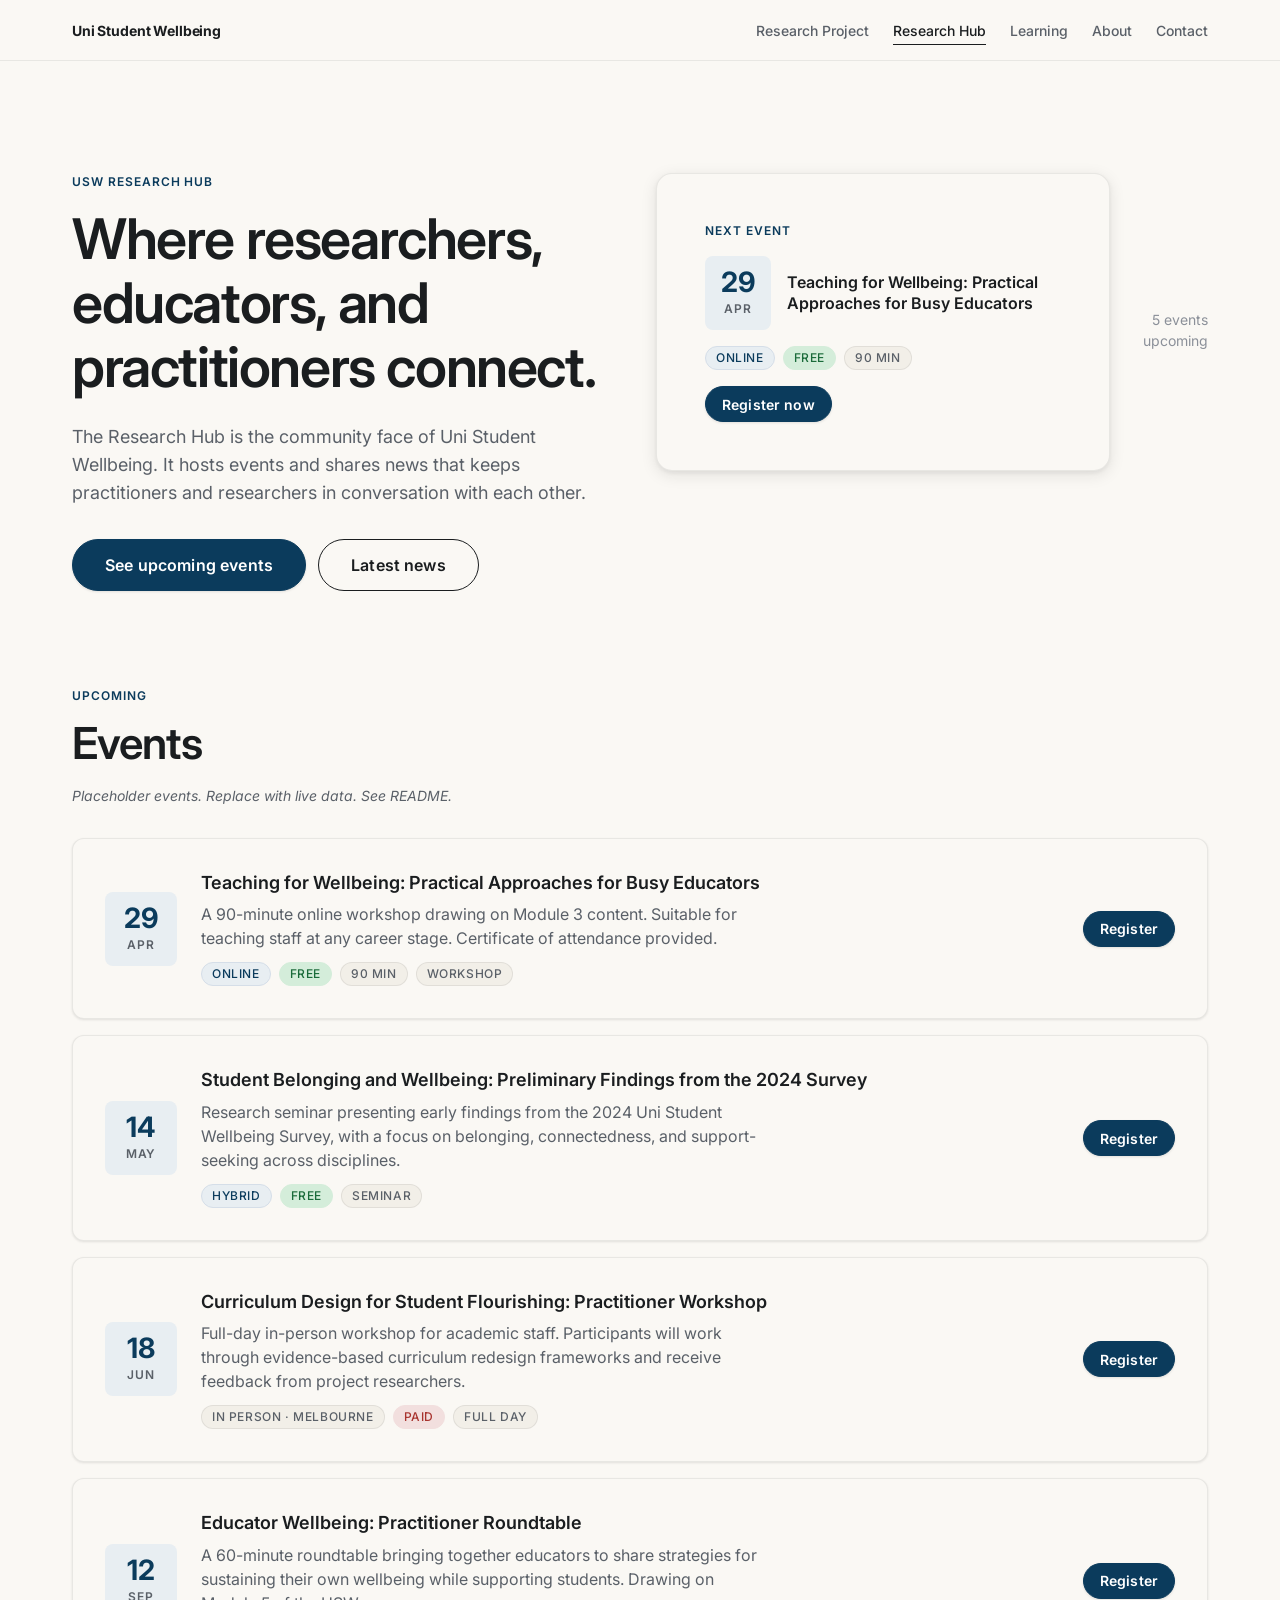
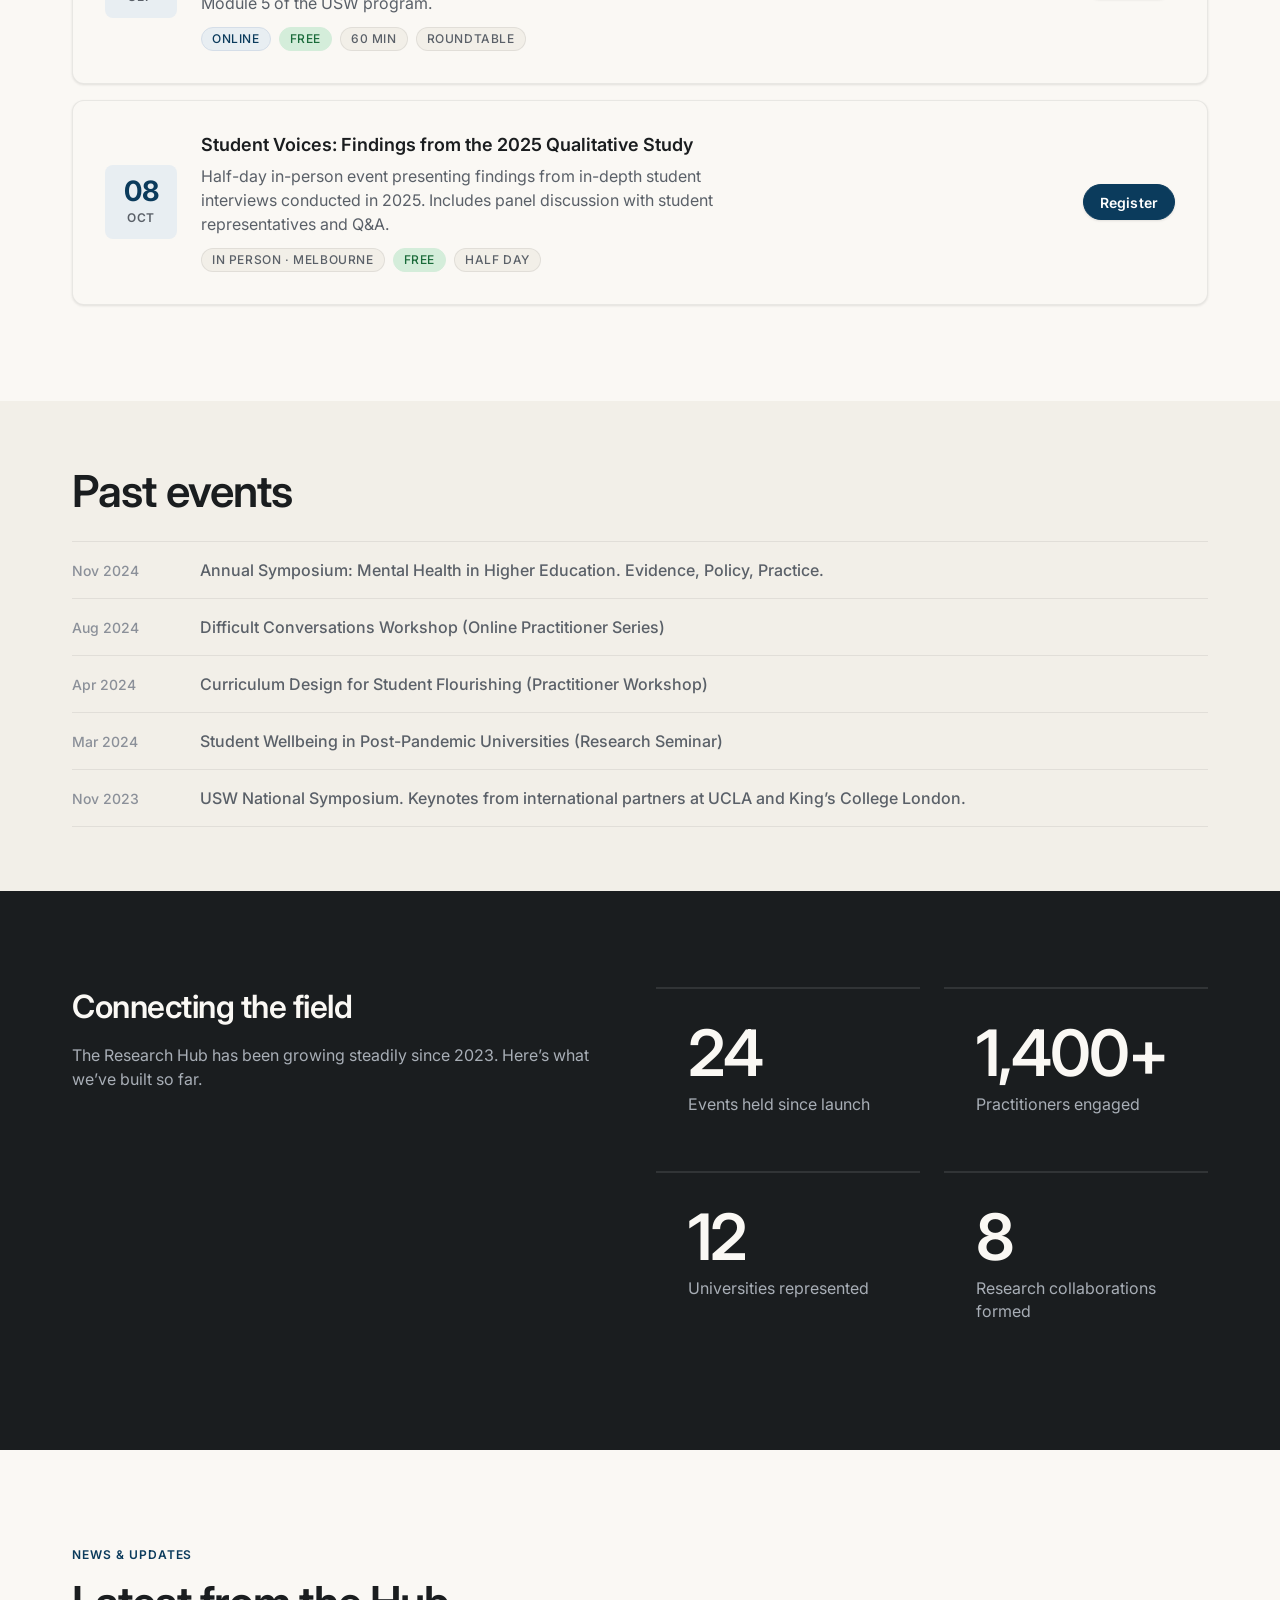
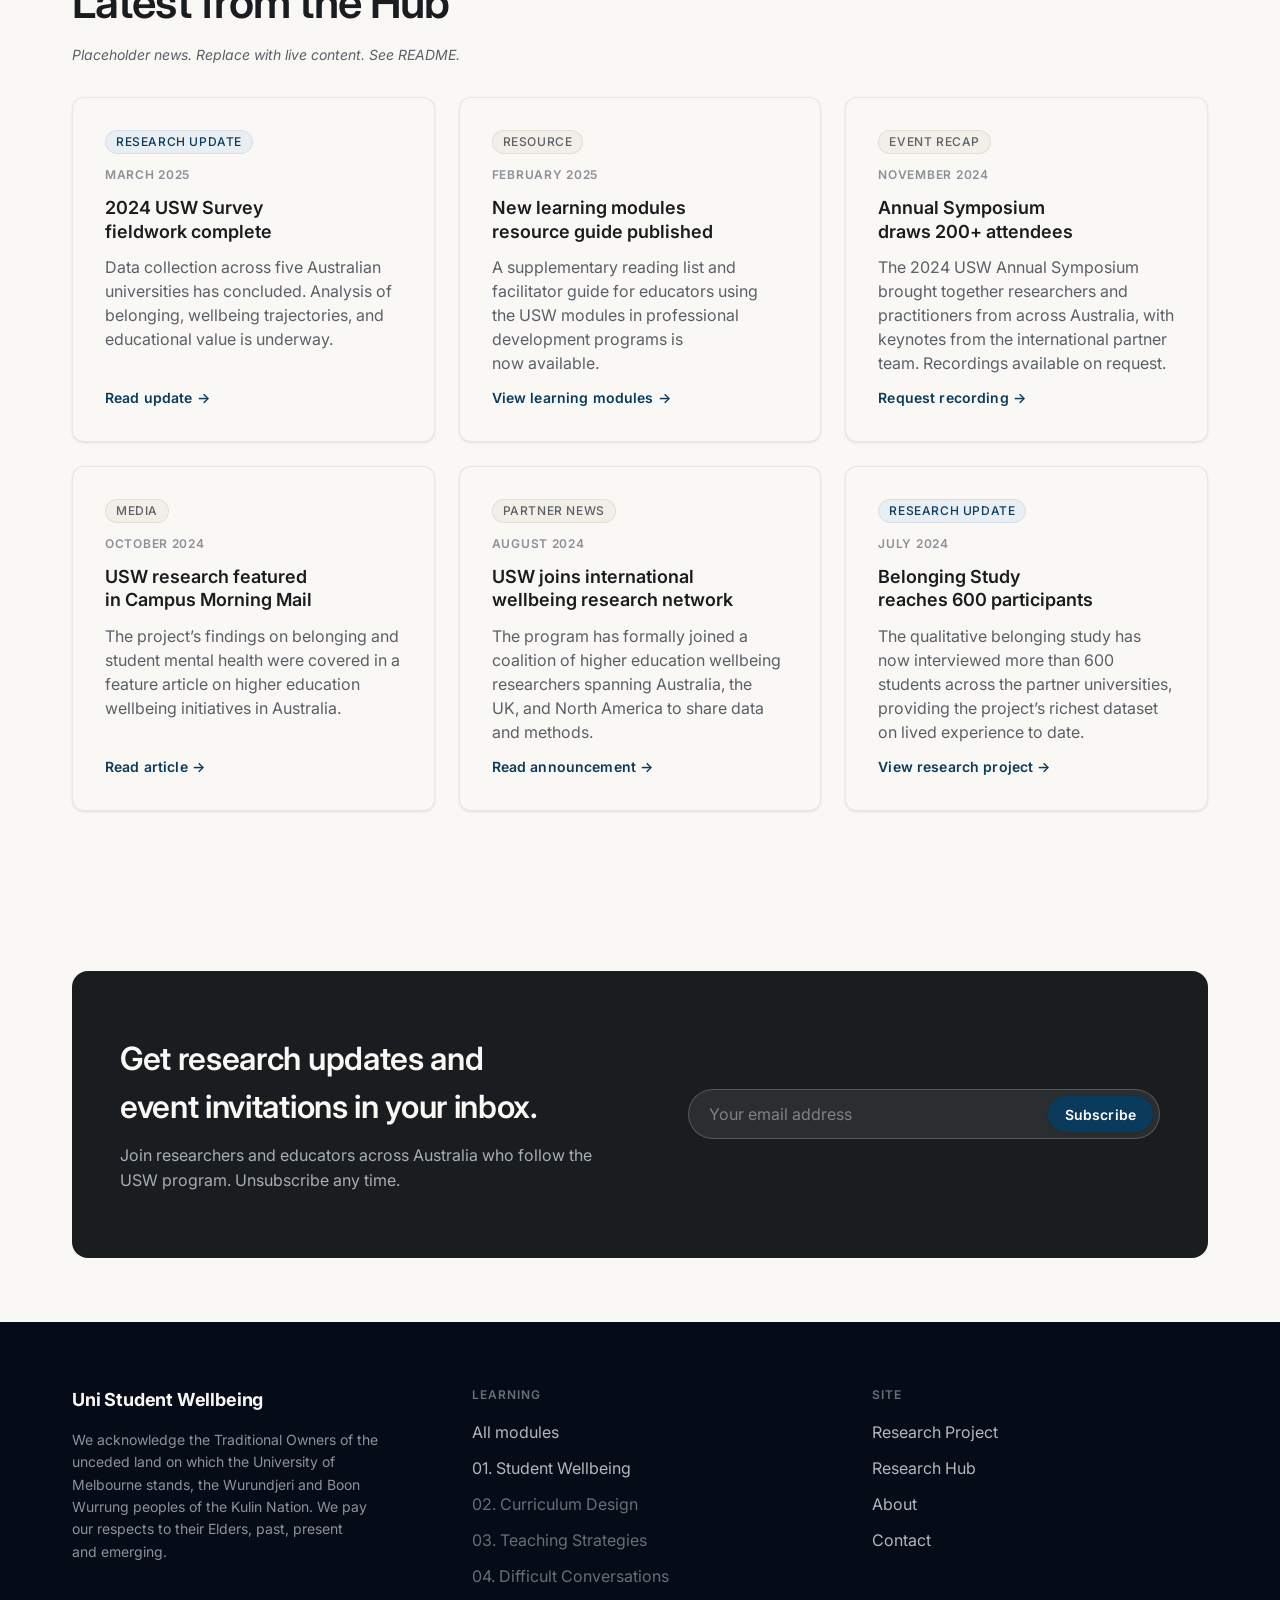
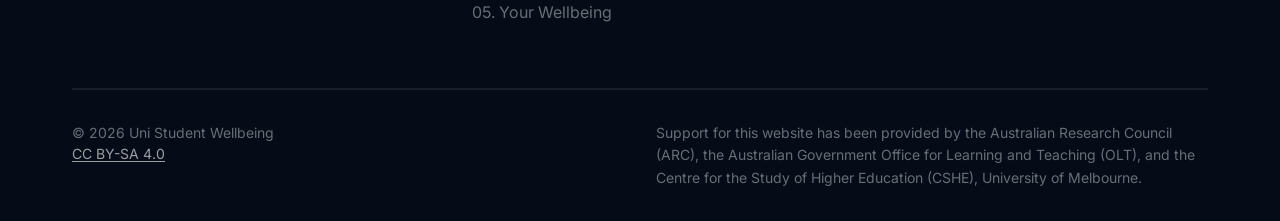
<file: research-hub.html>
<!DOCTYPE html>
<html lang="en">
<head>
  <meta charset="UTF-8">
  <meta name="viewport" content="width=device-width, initial-scale=1.0">
  <title>USW Research Hub: Uni Student Wellbeing</title>
  <meta name="description" content="The USW Research Hub hosts events, seminars, and news connecting researchers, educators, and student wellbeing practitioners across Australia.">
  <link rel="preconnect" href="https://fonts.googleapis.com">
  <link rel="preconnect" href="https://fonts.gstatic.com" crossorigin>
  <link rel="stylesheet" href="styles/tokens.css">
  <link rel="stylesheet" href="styles/base.css">
  <link rel="stylesheet" href="styles/components.css">
</head>
<body>

<a class="skip-link" href="#main">Skip to main content</a>

<header class="site-header" role="banner">
  <nav class="nav container" aria-label="Main navigation">
    <a href="index.html" class="nav-brand">Uni Student Wellbeing</a>
    <button class="nav-toggle" aria-expanded="false" aria-controls="nav-menu" aria-label="Open menu">
      <span></span><span></span><span></span>
    </button>
    <ul class="nav-links" id="nav-menu" role="list">
      <li><a href="research-project.html">Research Project</a></li>
      <li><a href="research-hub.html" aria-current="page">Research Hub</a></li>
      <li><a href="learning.html">Learning</a></li>
      <li><a href="about.html">About</a></li>
      <li><a href="contact.html">Contact</a></li>
    </ul>
  </nav>
</header>

<main id="main">

  <!-- ── Hero ──────────────────────────────────────────── -->
  <section class="hero hero--sm" aria-labelledby="hero-heading">
    <div class="container grid hero-grid">

      <div class="hero-left col-3">
        <span class="hero-overline">USW Research Hub</span>
        <h1 id="hero-heading" class="text-display-lg">
          Where researchers, educators, and practitioners connect.
        </h1>
        <p class="hero-lead">
          The Research Hub is the community face of Uni Student Wellbeing. It hosts events and shares news that keeps practitioners and researchers in conversation with each other.
        </p>
        <div class="hero-actions">
          <a href="#events-heading" class="btn btn-primary btn--lg">See upcoming events</a>
          <a href="#news-heading" class="btn btn-outlined btn--lg">Latest news</a>
        </div>
      </div>

      <div class="hero-right col-3" aria-hidden="true">
        <div class="hero-event-card">
          <span class="hero-event-label">Next event</span>
          <div class="hero-event-date-row">
            <div class="hero-event-date-block">
              <span class="event-date-day">29</span>
              <span class="event-date-month">Apr</span>
            </div>
            <div>
              <p style="font-weight: 600; color: var(--color-ink); font-size: var(--text-body); line-height: 1.3;">Teaching for Wellbeing: Practical Approaches for Busy Educators</p>
            </div>
          </div>
          <div class="chip-row">
            <span class="chip chip-primary chip--sm">Online</span>
            <span class="chip chip-success chip--sm">Free</span>
            <span class="chip chip-soft chip--sm">90 min</span>
          </div>
          <div style="margin-top: var(--space-4);">
            <a href="#" class="btn btn-primary btn--sm">Register now</a>
          </div>
        </div>
        <p style="margin-top: 16px; font-size: var(--text-meta); color: var(--color-ink-soft); text-align: right;">5 events upcoming</p>
      </div>

    </div>
  </section>

  <!-- ── Upcoming events ───────────────────────────────── -->
  <section class="section" aria-labelledby="events-heading">
    <div class="container">
      <header class="section-header">
        <span class="overline">Upcoming</span>
        <h2 id="events-heading">Events</h2>
        <p class="lead text-soft" style="font-style: italic; font-size: var(--text-label);">Placeholder events. Replace with live data. See README.</p>
      </header>

      <div class="events-list" role="list">

        <article class="event-card" role="listitem" aria-labelledby="ev1-title">
          <div class="event-date-chip" aria-label="29 April 2025">
            <span class="event-date-day" aria-hidden="true">29</span>
            <span class="event-date-month" aria-hidden="true">Apr</span>
          </div>
          <div class="event-body">
            <h3 id="ev1-title" class="event-title">Teaching for Wellbeing: Practical Approaches for Busy Educators</h3>
            <p class="event-desc">A 90-minute online workshop drawing on Module 3 content. Suitable for teaching staff at any career stage. Certificate of attendance provided.</p>
            <div class="event-tags chip-row">
              <span class="chip chip-primary chip--sm">Online</span>
              <span class="chip chip-success chip--sm">Free</span>
              <span class="chip chip-soft chip--sm">90 min</span>
              <span class="chip chip-soft chip--sm">Workshop</span>
            </div>
          </div>
          <div class="event-cta">
            <a href="#" class="btn btn-primary btn--sm">Register</a>
          </div>
        </article>

        <article class="event-card" role="listitem" aria-labelledby="ev2-title">
          <div class="event-date-chip" aria-label="14 May 2025">
            <span class="event-date-day" aria-hidden="true">14</span>
            <span class="event-date-month" aria-hidden="true">May</span>
          </div>
          <div class="event-body">
            <h3 id="ev2-title" class="event-title">Student Belonging and Wellbeing: Preliminary Findings from the 2024 Survey</h3>
            <p class="event-desc">Research seminar presenting early findings from the 2024 Uni Student Wellbeing Survey, with a focus on belonging, connectedness, and support-seeking across disciplines.</p>
            <div class="event-tags chip-row">
              <span class="chip chip-primary chip--sm">Hybrid</span>
              <span class="chip chip-success chip--sm">Free</span>
              <span class="chip chip-soft chip--sm">Seminar</span>
            </div>
          </div>
          <div class="event-cta">
            <a href="#" class="btn btn-primary btn--sm">Register</a>
          </div>
        </article>

        <article class="event-card" role="listitem" aria-labelledby="ev3-title">
          <div class="event-date-chip" aria-label="18 June 2025">
            <span class="event-date-day" aria-hidden="true">18</span>
            <span class="event-date-month" aria-hidden="true">Jun</span>
          </div>
          <div class="event-body">
            <h3 id="ev3-title" class="event-title">Curriculum Design for Student Flourishing: Practitioner Workshop</h3>
            <p class="event-desc">Full-day in-person workshop for academic staff. Participants will work through evidence-based curriculum redesign frameworks and receive feedback from project researchers.</p>
            <div class="event-tags chip-row">
              <span class="chip chip-soft chip--sm">In person · Melbourne</span>
              <span class="chip chip-accent chip--sm">Paid</span>
              <span class="chip chip-soft chip--sm">Full day</span>
            </div>
          </div>
          <div class="event-cta">
            <a href="#" class="btn btn-primary btn--sm">Register</a>
          </div>
        </article>

        <article class="event-card" role="listitem" aria-labelledby="ev4-title">
          <div class="event-date-chip" aria-label="12 September 2025">
            <span class="event-date-day" aria-hidden="true">12</span>
            <span class="event-date-month" aria-hidden="true">Sep</span>
          </div>
          <div class="event-body">
            <h3 id="ev4-title" class="event-title">Educator Wellbeing: Practitioner Roundtable</h3>
            <p class="event-desc">A 60-minute roundtable bringing together educators to share strategies for sustaining their own wellbeing while supporting students. Drawing on Module 5 of the USW program.</p>
            <div class="event-tags chip-row">
              <span class="chip chip-primary chip--sm">Online</span>
              <span class="chip chip-success chip--sm">Free</span>
              <span class="chip chip-soft chip--sm">60 min</span>
              <span class="chip chip-soft chip--sm">Roundtable</span>
            </div>
          </div>
          <div class="event-cta">
            <a href="#" class="btn btn-primary btn--sm">Register</a>
          </div>
        </article>

        <article class="event-card" role="listitem" aria-labelledby="ev5-title">
          <div class="event-date-chip" aria-label="8 October 2025">
            <span class="event-date-day" aria-hidden="true">08</span>
            <span class="event-date-month" aria-hidden="true">Oct</span>
          </div>
          <div class="event-body">
            <h3 id="ev5-title" class="event-title">Student Voices: Findings from the 2025 Qualitative Study</h3>
            <p class="event-desc">Half-day in-person event presenting findings from in-depth student interviews conducted in 2025. Includes panel discussion with student representatives and Q&amp;A.</p>
            <div class="event-tags chip-row">
              <span class="chip chip-soft chip--sm">In person · Melbourne</span>
              <span class="chip chip-success chip--sm">Free</span>
              <span class="chip chip-soft chip--sm">Half day</span>
            </div>
          </div>
          <div class="event-cta">
            <a href="#" class="btn btn-primary btn--sm">Register</a>
          </div>
        </article>

      </div>
    </div>
  </section>

  <!-- ── Past events ───────────────────────────────────── -->
  <section class="section section--sm section--soft" aria-labelledby="past-heading">
    <div class="container">
      <header class="section-header" style="margin-bottom: var(--space-5);">
        <h2 id="past-heading" class="text-display-md">Past events</h2>
      </header>

      <div class="past-events-list" role="list">
        <div class="past-event-row" role="listitem">
          <span class="past-event-date">Nov 2024</span>
          <span class="past-event-title">Annual Symposium: Mental Health in Higher Education. Evidence, Policy, Practice.</span>
        </div>
        <div class="past-event-row" role="listitem">
          <span class="past-event-date">Aug 2024</span>
          <span class="past-event-title">Difficult Conversations Workshop (Online Practitioner Series)</span>
        </div>
        <div class="past-event-row" role="listitem">
          <span class="past-event-date">Apr 2024</span>
          <span class="past-event-title">Curriculum Design for Student Flourishing (Practitioner Workshop)</span>
        </div>
        <div class="past-event-row" role="listitem">
          <span class="past-event-date">Mar 2024</span>
          <span class="past-event-title">Student Wellbeing in Post-Pandemic Universities (Research Seminar)</span>
        </div>
        <div class="past-event-row" role="listitem">
          <span class="past-event-date">Nov 2023</span>
          <span class="past-event-title">USW National Symposium. Keynotes from international partners at UCLA and King&rsquo;s College London.</span>
        </div>
      </div>
    </div>
  </section>

  <!-- ── By the numbers ────────────────────────────────── -->
  <section class="section section--dark" aria-labelledby="hub-stats-heading">
    <div class="container">
      <div class="grid" style="align-items: start;">
        <div class="col-3 stats-section-lead">
          <h2 id="hub-stats-heading" class="text-headline-lg" style="color: var(--color-on-dark); margin-bottom: 16px;">Connecting the field</h2>
          <p style="color: var(--color-on-dark-muted);">The Research Hub has been growing steadily since 2023. Here&rsquo;s what we&rsquo;ve built so far.</p>
        </div>
        <div class="col-3">
          <div class="stats-grid">
            <div class="stat-item">
              <span class="stat-number">24</span>
              <span class="stat-label">Events held since launch</span>
            </div>
            <div class="stat-item">
              <span class="stat-number">1,400+</span>
              <span class="stat-label">Practitioners engaged</span>
            </div>
            <div class="stat-item">
              <span class="stat-number">12</span>
              <span class="stat-label">Universities represented</span>
            </div>
            <div class="stat-item">
              <span class="stat-number">8</span>
              <span class="stat-label">Research collaborations formed</span>
            </div>
          </div>
        </div>
      </div>
    </div>
  </section>

  <!-- ── News feed ─────────────────────────────────────── -->
  <section class="section" aria-labelledby="news-heading">
    <div class="container">
      <header class="section-header">
        <span class="overline">News &amp; updates</span>
        <h2 id="news-heading">Latest from the Hub</h2>
        <p class="lead text-soft" style="font-style: italic; font-size: var(--text-label);">Placeholder news. Replace with live content. See README.</p>
      </header>

      <div class="news-feed news-feed--3col" role="list">

        <article class="news-item" role="listitem" aria-labelledby="n1-title">
          <div class="chip-row"><span class="chip chip-primary chip--sm">Research update</span></div>
          <span class="news-item-date">March 2025</span>
          <h3 id="n1-title" class="news-item-title">2024 USW Survey fieldwork complete</h3>
          <p class="news-item-excerpt">Data collection across five Australian universities has concluded. Analysis of belonging, wellbeing trajectories, and educational value is underway.</p>
          <a href="research-project.html" class="text-link">Read update →</a>
        </article>

        <article class="news-item" role="listitem" aria-labelledby="n2-title">
          <div class="chip-row"><span class="chip chip-soft chip--sm">Resource</span></div>
          <span class="news-item-date">February 2025</span>
          <h3 id="n2-title" class="news-item-title">New learning modules resource guide published</h3>
          <p class="news-item-excerpt">A supplementary reading list and facilitator guide for educators using the USW modules in professional development programs is now available.</p>
          <a href="learning.html" class="text-link">View learning modules →</a>
        </article>

        <article class="news-item" role="listitem" aria-labelledby="n3-title">
          <div class="chip-row"><span class="chip chip-soft chip--sm">Event recap</span></div>
          <span class="news-item-date">November 2024</span>
          <h3 id="n3-title" class="news-item-title">Annual Symposium draws 200+ attendees</h3>
          <p class="news-item-excerpt">The 2024 USW Annual Symposium brought together researchers and practitioners from across Australia, with keynotes from the international partner team. Recordings available on request.</p>
          <a href="#" class="text-link">Request recording →</a>
        </article>

        <article class="news-item" role="listitem" aria-labelledby="n4-title">
          <div class="chip-row"><span class="chip chip-soft chip--sm">Media</span></div>
          <span class="news-item-date">October 2024</span>
          <h3 id="n4-title" class="news-item-title">USW research featured in Campus Morning Mail</h3>
          <p class="news-item-excerpt">The project&rsquo;s findings on belonging and student mental health were covered in a feature article on higher education wellbeing initiatives in Australia.</p>
          <a href="#" class="text-link">Read article →</a>
        </article>

        <article class="news-item" role="listitem" aria-labelledby="n5-title">
          <div class="chip-row"><span class="chip chip-soft chip--sm">Partner news</span></div>
          <span class="news-item-date">August 2024</span>
          <h3 id="n5-title" class="news-item-title">USW joins international wellbeing research network</h3>
          <p class="news-item-excerpt">The program has formally joined a coalition of higher education wellbeing researchers spanning Australia, the UK, and North America to share data and methods.</p>
          <a href="#" class="text-link">Read announcement →</a>
        </article>

        <article class="news-item" role="listitem" aria-labelledby="n6-title">
          <div class="chip-row"><span class="chip chip-primary chip--sm">Research update</span></div>
          <span class="news-item-date">July 2024</span>
          <h3 id="n6-title" class="news-item-title">Belonging Study reaches 600 participants</h3>
          <p class="news-item-excerpt">The qualitative belonging study has now interviewed more than 600 students across the partner universities, providing the project&rsquo;s richest dataset on lived experience to date.</p>
          <a href="research-project.html" class="text-link">View research project →</a>
        </article>

      </div>
    </div>
  </section>

  <!-- ── Subscribe CTA ─────────────────────────────────── -->
  <section class="section section--sm" aria-labelledby="subscribe-heading">
    <div class="container">
      <div class="subscribe-block">
        <div class="subscribe-grid">
          <div>
            <h2 id="subscribe-heading">Get research updates and event invitations in your inbox.</h2>
            <p class="subscribe-lead">Join researchers and educators across Australia who follow the USW program. Unsubscribe any time.</p>
          </div>
          <div>
            <form class="subscribe-form" action="#" method="post" aria-label="Subscribe to newsletter">
              <label for="sub-email" class="visually-hidden">Email address</label>
              <div class="subscribe-form-pill">
                <input
                  class="subscribe-input"
                  type="email"
                  id="sub-email"
                  name="email"
                  placeholder="Your email address"
                  autocomplete="email"
                  required
                >
                <button type="submit" class="btn btn-primary btn--sm">Subscribe</button>
              </div>
            </form>
          </div>
        </div>
      </div>
    </div>
  </section>

</main>

<footer class="site-footer" role="contentinfo">
  <div class="container">
    <div class="footer-top">
      <div class="footer-brand">
        <a href="index.html">Uni Student Wellbeing</a>
        <p class="footer-acknowledgement">We acknowledge the Traditional Owners of the unceded land on which the University of Melbourne stands, the Wurundjeri and Boon Wurrung peoples of the Kulin Nation. We pay our respects to their Elders, past, present and emerging.</p>
      </div>
      <nav aria-label="Learning modules">
        <p class="footer-nav-heading">Learning</p>
        <ul class="footer-nav-list" role="list">
          <li><a href="learning.html">All modules</a></li>
          <li><a href="module-1.html">01. Student Wellbeing</a></li>
          <li><span style="color:rgba(255,255,255,0.4);">02. Curriculum Design</span></li>
          <li><span style="color:rgba(255,255,255,0.4);">03. Teaching Strategies</span></li>
          <li><span style="color:rgba(255,255,255,0.4);">04. Difficult Conversations</span></li>
          <li><span style="color:rgba(255,255,255,0.4);">05. Your Wellbeing</span></li>
        </ul>
      </nav>
      <nav aria-label="Site">
        <p class="footer-nav-heading">Site</p>
        <ul class="footer-nav-list" role="list">
          <li><a href="research-project.html">Research Project</a></li>
          <li><a href="research-hub.html" aria-current="page">Research Hub</a></li>
          <li><a href="about.html">About</a></li>
          <li><a href="contact.html">Contact</a></li>
        </ul>
      </nav>
    </div>
    <div class="footer-bottom">
      <p class="footer-funding">Support for this website has been provided by the Australian Research Council (ARC), the Australian Government Office for Learning and Teaching (OLT), and the Centre for the Study of Higher Education (CSHE), University of Melbourne.</p>
      <div class="footer-legal">
        <p>© <span class="footer-year">2025</span> Uni Student Wellbeing</p>
        <p><a href="https://creativecommons.org/licenses/by-sa/4.0/" rel="license noopener">CC BY-SA 4.0</a></p>
      </div>
    </div>
  </div>
</footer>

<script src="scripts/nav.js"></script>
</body>
</html>
</file>
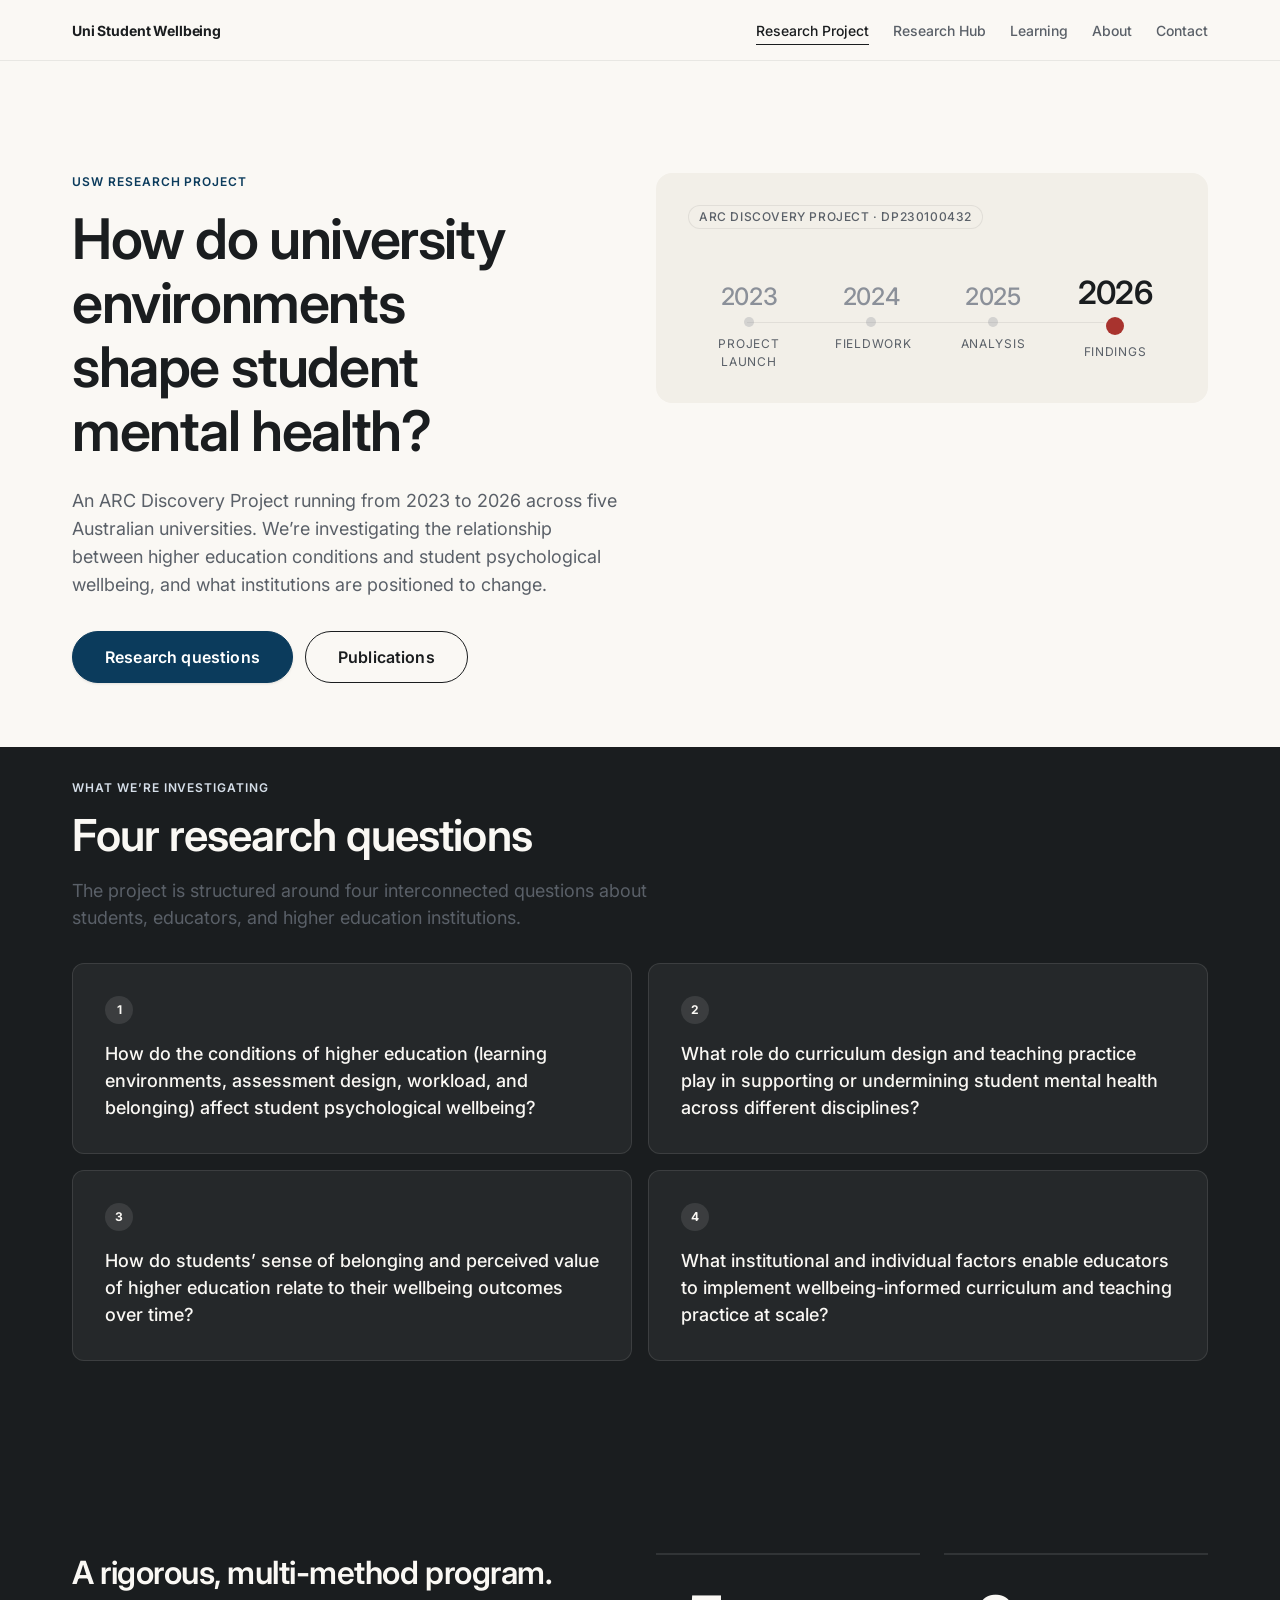
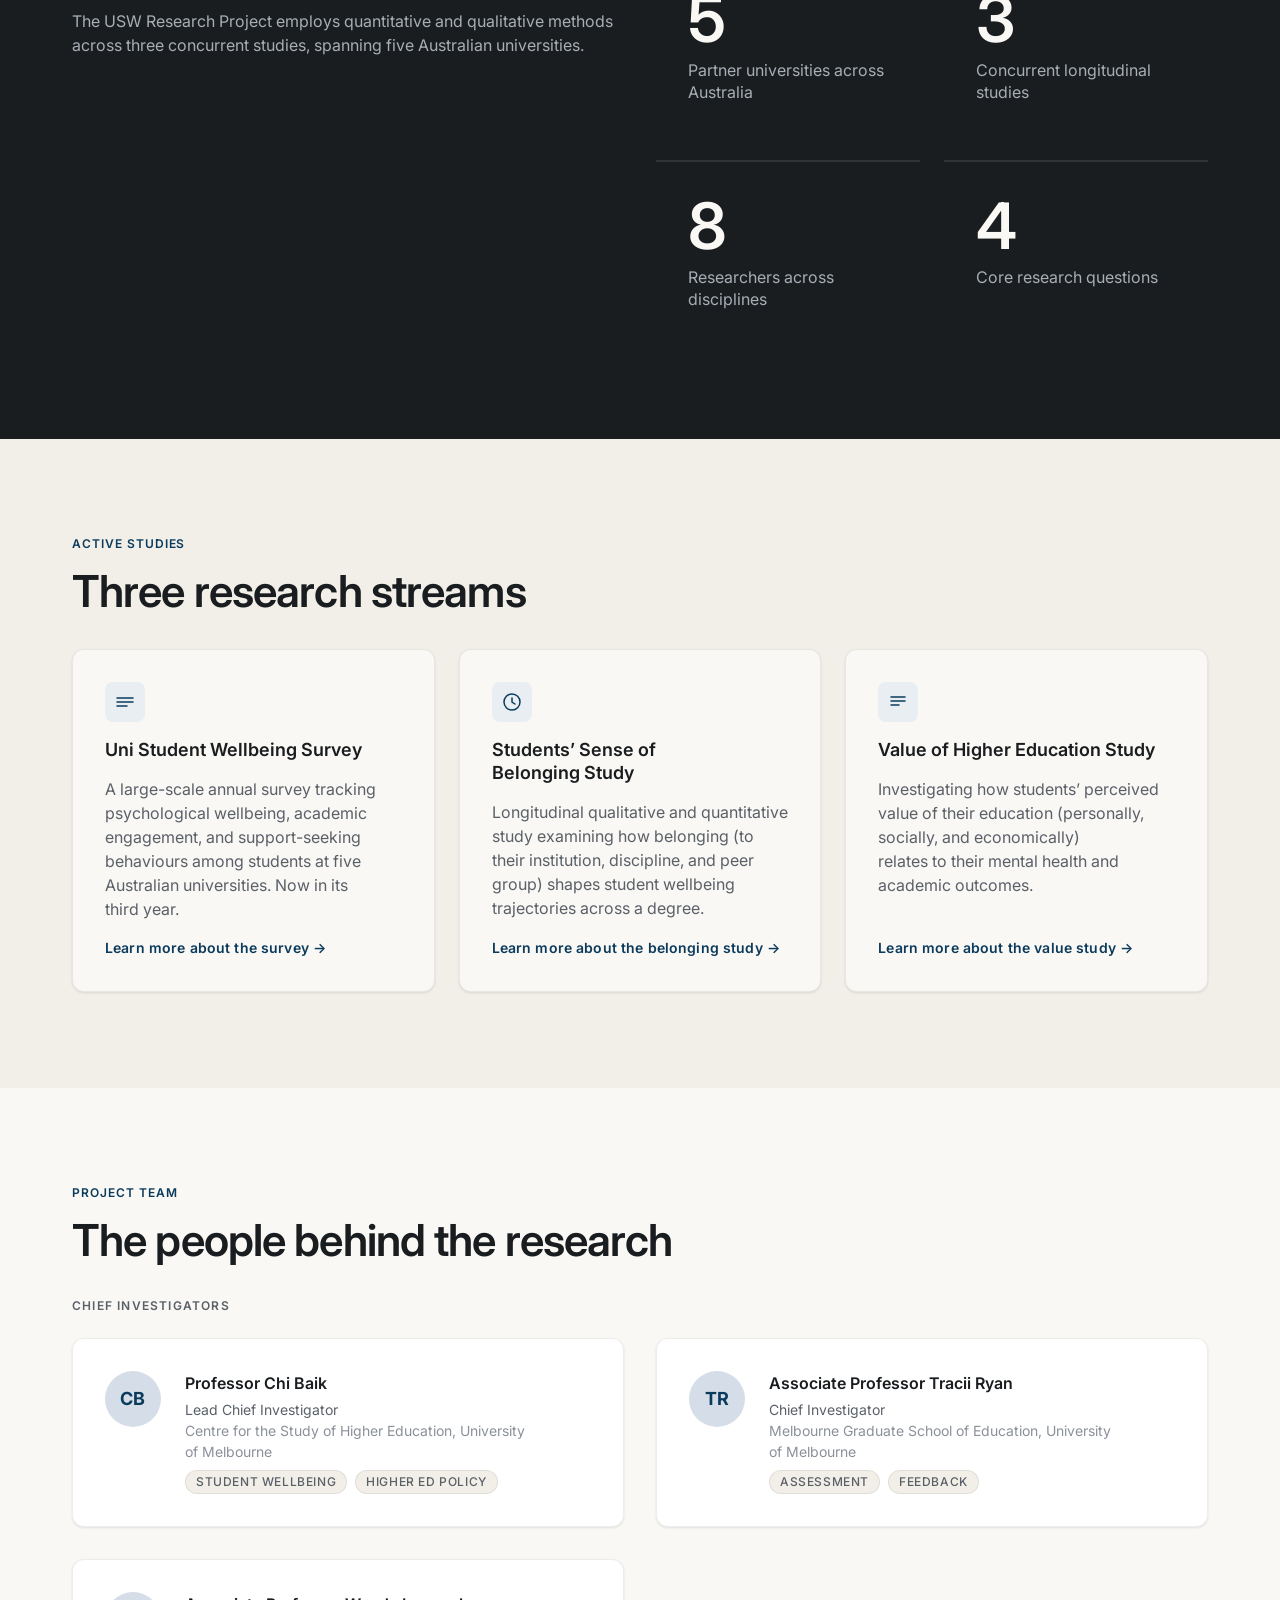
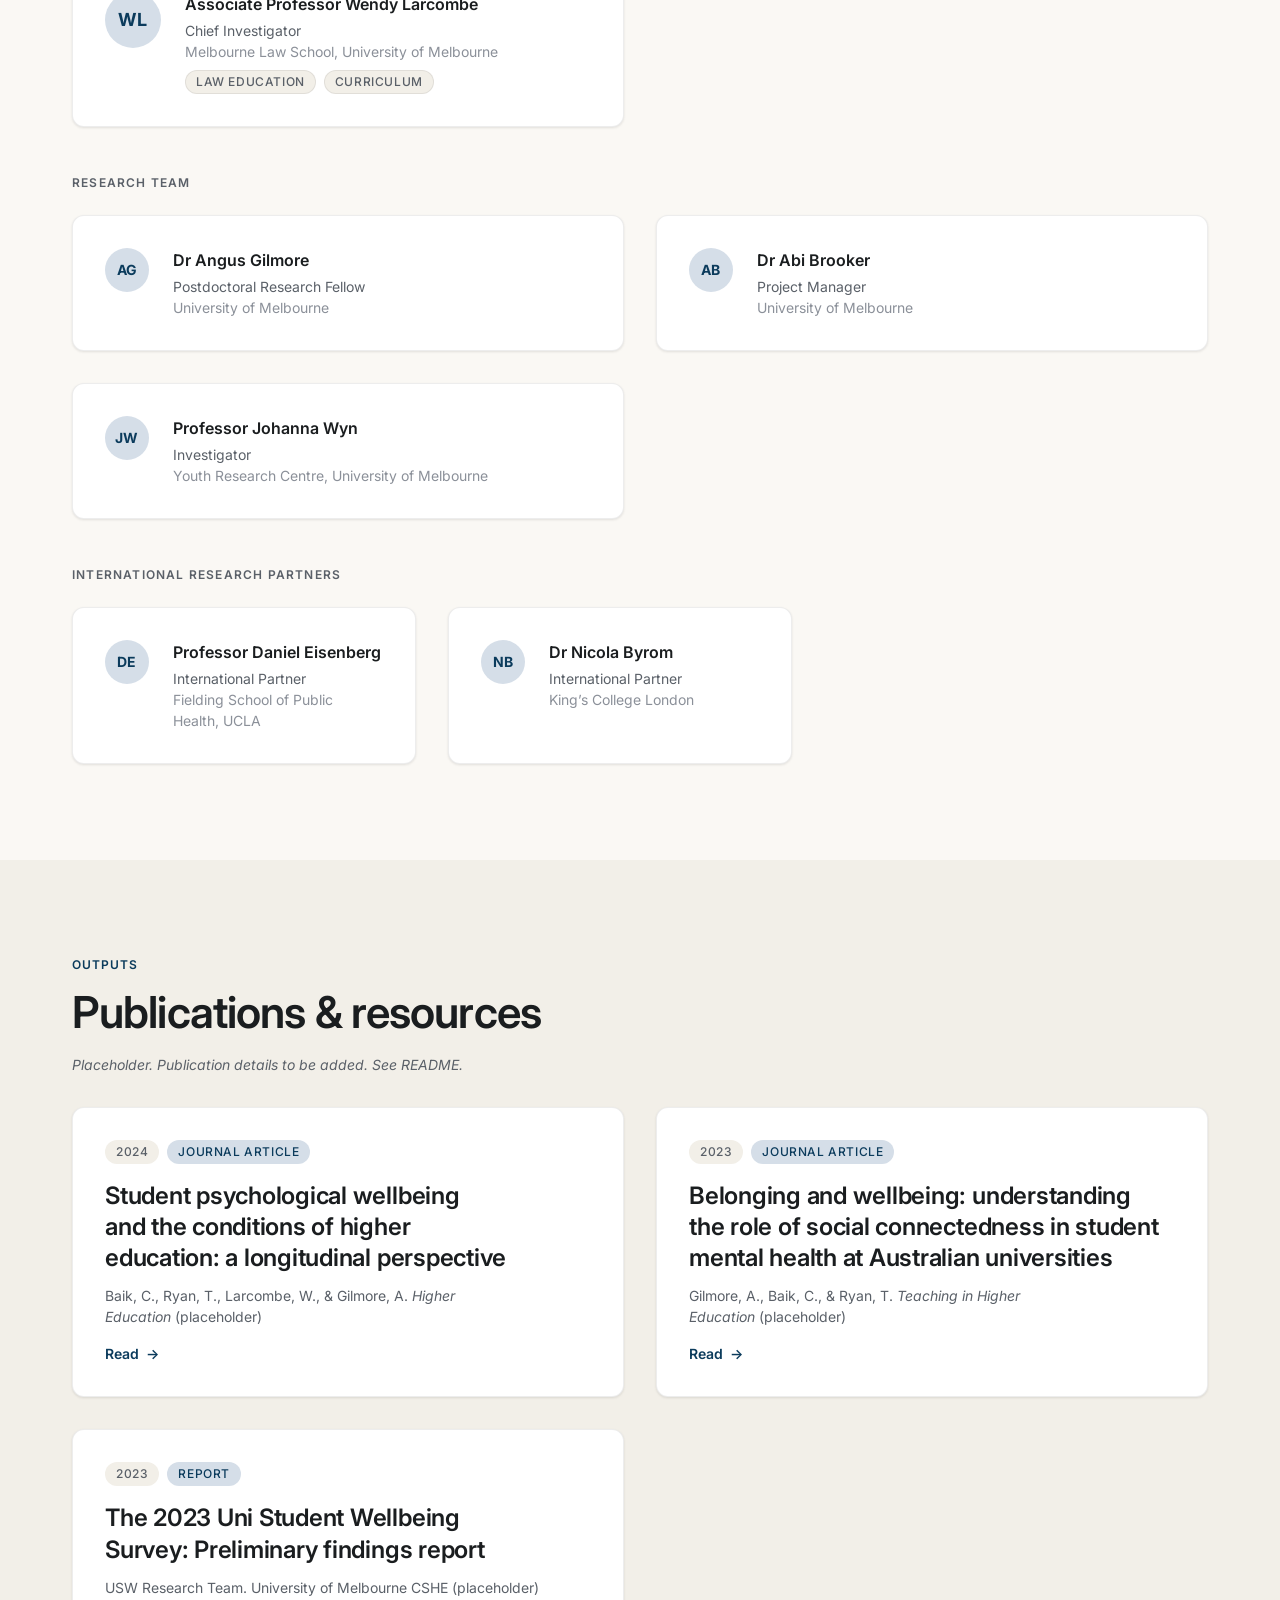
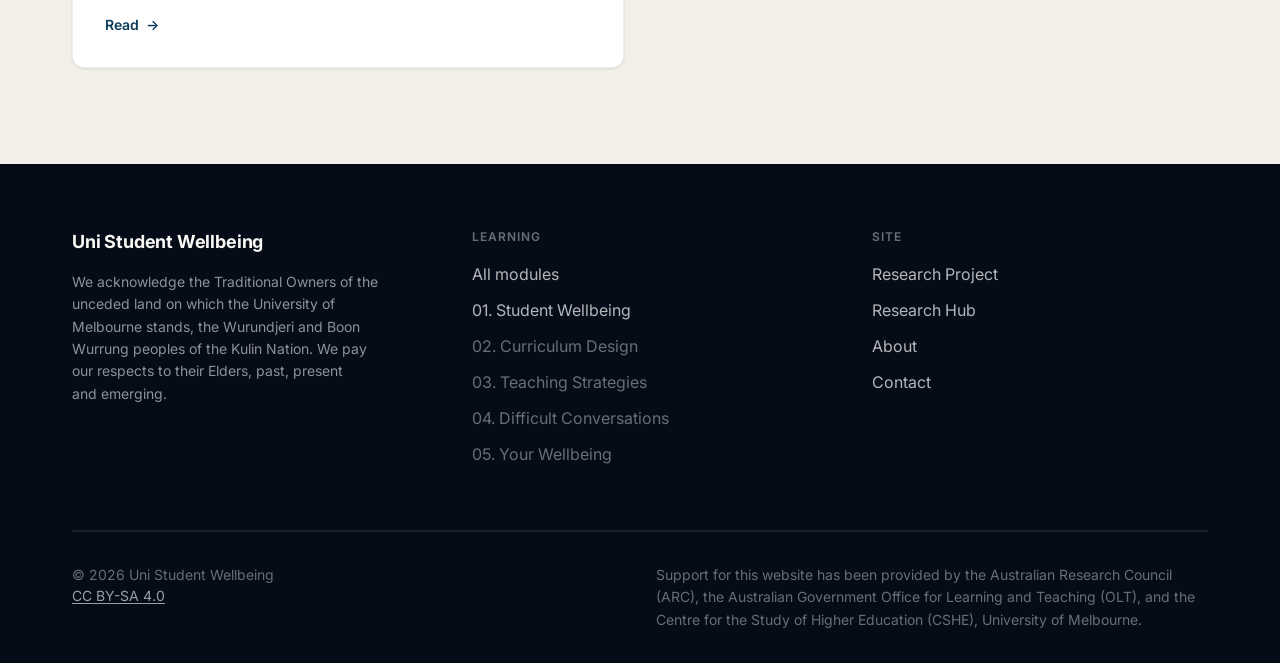
<file: research-project.html>
<!DOCTYPE html>
<html lang="en">
<head>
  <meta charset="UTF-8">
  <meta name="viewport" content="width=device-width, initial-scale=1.0">
  <title>USW Research Project: Uni Student Wellbeing</title>
  <meta name="description" content="The USW Research Project is an ARC Discovery Project (2023–2026) investigating how higher education environments affect student psychological wellbeing across five Australian universities.">
  <link rel="preconnect" href="https://fonts.googleapis.com">
  <link rel="preconnect" href="https://fonts.gstatic.com" crossorigin>
  <link rel="stylesheet" href="styles/tokens.css">
  <link rel="stylesheet" href="styles/base.css">
  <link rel="stylesheet" href="styles/components.css">
</head>
<body>

<a class="skip-link" href="#main">Skip to main content</a>

<header class="site-header" role="banner">
  <nav class="nav container" aria-label="Main navigation">
    <a href="index.html" class="nav-brand">Uni Student Wellbeing</a>
    <button class="nav-toggle" aria-expanded="false" aria-controls="nav-menu" aria-label="Open menu">
      <span></span><span></span><span></span>
    </button>
    <ul class="nav-links" id="nav-menu" role="list">
      <li><a href="research-project.html" aria-current="page">Research Project</a></li>
      <li><a href="research-hub.html">Research Hub</a></li>
      <li><a href="learning.html">Learning</a></li>
      <li><a href="about.html">About</a></li>
      <li><a href="contact.html">Contact</a></li>
    </ul>
  </nav>
</header>

<main id="main">

  <!-- ── Hero ──────────────────────────────────────────── -->
  <section class="hero hero--sm" aria-labelledby="hero-heading">
    <div class="container grid hero-grid">

      <div class="hero-left col-3">
        <span class="hero-overline">USW Research Project</span>
        <h1 id="hero-heading" class="text-display-lg">
          How do university environments shape student mental health?
        </h1>
        <p class="hero-lead">
          An ARC Discovery Project running from 2023 to 2026 across five Australian universities. We&rsquo;re investigating the relationship between higher education conditions and student psychological wellbeing, and what institutions are positioned to change.
        </p>
        <div class="hero-actions">
          <a href="#questions" class="btn btn-primary btn--lg">Research questions</a>
          <a href="#publications" class="btn btn-outlined btn--lg">Publications</a>
        </div>
      </div>

      <div class="hero-right col-3" aria-hidden="true">
        <div class="timeline-bar">
          <div class="timeline-bar-meta">
            <span class="chip chip-soft chip--sm">ARC Discovery Project · DP230100432</span>
          </div>
          <div class="timeline-bar-track-row">
            <div class="timeline-bar-item" data-year="2023">
              <span class="timeline-bar-year">2023</span>
              <div class="timeline-bar-dot"></div>
              <span class="timeline-bar-label">Project launch</span>
            </div>
            <div class="timeline-bar-item" data-year="2024">
              <span class="timeline-bar-year">2024</span>
              <div class="timeline-bar-dot"></div>
              <span class="timeline-bar-label">Fieldwork</span>
            </div>
            <div class="timeline-bar-item" data-year="2025">
              <span class="timeline-bar-year">2025</span>
              <div class="timeline-bar-dot"></div>
              <span class="timeline-bar-label">Analysis</span>
            </div>
            <div class="timeline-bar-item" data-year="2026">
              <span class="timeline-bar-year">2026</span>
              <div class="timeline-bar-dot"></div>
              <span class="timeline-bar-label">Findings</span>
            </div>
          </div>
        </div>
      </div>

    </div>
  </section>

  <!-- ── Research questions ────────────────────────────── -->
  <section id="questions" class="section section--dark" aria-labelledby="questions-heading">
    <div class="container">
      <header class="section-header">
        <span class="overline">What we&rsquo;re investigating</span>
        <h2 id="questions-heading">Four research questions</h2>
        <p class="lead">The project is structured around four interconnected questions about students, educators, and higher education institutions.</p>
      </header>

      <div class="questions-grid" role="list">

        <article class="question-card" role="listitem">
          <div class="question-number" aria-hidden="true">1</div>
          <p class="question-text">How do the conditions of higher education (learning environments, assessment design, workload, and belonging) affect student psychological wellbeing?</p>
        </article>

        <article class="question-card" role="listitem">
          <div class="question-number" aria-hidden="true">2</div>
          <p class="question-text">What role do curriculum design and teaching practice play in supporting or undermining student mental health across different disciplines?</p>
        </article>

        <article class="question-card" role="listitem">
          <div class="question-number" aria-hidden="true">3</div>
          <p class="question-text">How do students&rsquo; sense of belonging and perceived value of higher education relate to their wellbeing outcomes over time?</p>
        </article>

        <article class="question-card" role="listitem">
          <div class="question-number" aria-hidden="true">4</div>
          <p class="question-text">What institutional and individual factors enable educators to implement wellbeing-informed curriculum and teaching practice at scale?</p>
        </article>

      </div>
    </div>
  </section>

  <!-- ── Research stats ───────────────────────────────── -->
  <section class="section section--dark" aria-labelledby="rp-stats-heading">
    <div class="container">
      <div class="grid" style="align-items: start;">
        <div class="col-3 stats-section-lead">
          <h2 id="rp-stats-heading" class="text-headline-lg" style="color: var(--color-on-dark); margin-bottom: var(--space-4);">A rigorous, multi-method program.</h2>
          <p style="color: var(--color-on-dark-muted);">The USW Research Project employs quantitative and qualitative methods across three concurrent studies, spanning five Australian universities.</p>
        </div>
        <div class="col-3">
          <div class="stats-grid">
            <div class="stat-item">
              <span class="stat-number">5</span>
              <span class="stat-label">Partner universities across Australia</span>
            </div>
            <div class="stat-item">
              <span class="stat-number">3</span>
              <span class="stat-label">Concurrent longitudinal studies</span>
            </div>
            <div class="stat-item">
              <span class="stat-number">8</span>
              <span class="stat-label">Researchers across disciplines</span>
            </div>
            <div class="stat-item">
              <span class="stat-number">4</span>
              <span class="stat-label">Core research questions</span>
            </div>
          </div>
        </div>
      </div>
    </div>
  </section>

  <!-- ── Studies ───────────────────────────────────────── -->
  <section class="section section--soft" aria-labelledby="studies-heading">
    <div class="container">
      <header class="section-header">
        <span class="overline">Active studies</span>
        <h2 id="studies-heading">Three research streams</h2>
      </header>

      <div class="studies-grid">

        <article class="study-card" aria-labelledby="s1-title">
          <div class="study-card-icon" aria-hidden="true">
            <svg width="20" height="20" viewBox="0 0 20 20" fill="none" stroke="currentColor" stroke-width="1.5" stroke-linecap="round">
              <path d="M2 10h16M2 6h16M2 14h10"/>
            </svg>
          </div>
          <h3 id="s1-title" class="study-card-title">Uni Student Wellbeing Survey</h3>
          <p class="study-card-body">A large-scale annual survey tracking psychological wellbeing, academic engagement, and support-seeking behaviours among students at five Australian universities. Now in its third year.</p>
          <a href="#" class="text-link">Learn more about the survey →</a>
        </article>

        <article class="study-card" aria-labelledby="s2-title">
          <div class="study-card-icon" aria-hidden="true">
            <svg width="20" height="20" viewBox="0 0 20 20" fill="none" stroke="currentColor" stroke-width="1.5" stroke-linecap="round">
              <circle cx="10" cy="10" r="8"/><path d="M10 6v4l3 2"/>
            </svg>
          </div>
          <h3 id="s2-title" class="study-card-title">Students&rsquo; Sense of Belonging Study</h3>
          <p class="study-card-body">Longitudinal qualitative and quantitative study examining how belonging (to their institution, discipline, and peer group) shapes student wellbeing trajectories across a degree.</p>
          <a href="#" class="text-link">Learn more about the belonging study →</a>
        </article>

        <article class="study-card" aria-labelledby="s3-title">
          <div class="study-card-icon" aria-hidden="true">
            <svg width="20" height="20" viewBox="0 0 20 20" fill="none" stroke="currentColor" stroke-width="1.5" stroke-linecap="round">
              <path d="M3 5h14M3 9h14M3 13h8"/>
            </svg>
          </div>
          <h3 id="s3-title" class="study-card-title">Value of Higher Education Study</h3>
          <p class="study-card-body">Investigating how students&rsquo; perceived value of their education (personally, socially, and economically) relates to their mental health and academic outcomes.</p>
          <a href="#" class="text-link">Learn more about the value study →</a>
        </article>

      </div>
    </div>
  </section>

  <!-- ── Team ───────────────────────────────────────────── -->
  <section class="section" aria-labelledby="team-heading">
    <div class="container">
      <header class="section-header">
        <span class="overline">Project team</span>
        <h2 id="team-heading">The people behind the research</h2>
      </header>

      <h3 class="text-overline text-muted" style="margin-bottom: var(--space-5);">Chief Investigators</h3>
      <div class="team-grid" style="margin-bottom: var(--space-8);">

        <article class="team-card">
          <div class="avatar avatar--lg" aria-hidden="true">CB</div>
          <div class="team-info">
            <p class="team-name">Professor Chi Baik</p>
            <p class="team-role">Lead Chief Investigator</p>
            <p class="team-affil">Centre for the Study of Higher Education, University of Melbourne</p>
            <div class="chip-row" style="margin-top: var(--space-2);"><span class="chip chip-soft chip--sm">Student wellbeing</span><span class="chip chip-soft chip--sm">Higher ed policy</span></div>
          </div>
        </article>

        <article class="team-card">
          <div class="avatar avatar--lg" aria-hidden="true">TR</div>
          <div class="team-info">
            <p class="team-name">Associate Professor Tracii Ryan</p>
            <p class="team-role">Chief Investigator</p>
            <p class="team-affil">Melbourne Graduate School of Education, University of Melbourne</p>
            <div class="chip-row" style="margin-top: var(--space-2);"><span class="chip chip-soft chip--sm">Assessment</span><span class="chip chip-soft chip--sm">Feedback</span></div>
          </div>
        </article>

        <article class="team-card">
          <div class="avatar avatar--lg" aria-hidden="true">WL</div>
          <div class="team-info">
            <p class="team-name">Associate Professor Wendy Larcombe</p>
            <p class="team-role">Chief Investigator</p>
            <p class="team-affil">Melbourne Law School, University of Melbourne</p>
            <div class="chip-row" style="margin-top: var(--space-2);"><span class="chip chip-soft chip--sm">Law education</span><span class="chip chip-soft chip--sm">Curriculum</span></div>
          </div>
        </article>

      </div>

      <h3 class="text-overline text-muted" style="margin-bottom: var(--space-5);">Research team</h3>
      <div class="team-grid" style="margin-bottom: var(--space-8);">

        <article class="team-card">
          <div class="avatar" aria-hidden="true">AG</div>
          <div class="team-info">
            <p class="team-name">Dr Angus Gilmore</p>
            <p class="team-role">Postdoctoral Research Fellow</p>
            <p class="team-affil">University of Melbourne</p>
          </div>
        </article>

        <article class="team-card">
          <div class="avatar" aria-hidden="true">AB</div>
          <div class="team-info">
            <p class="team-name">Dr Abi Brooker</p>
            <p class="team-role">Project Manager</p>
            <p class="team-affil">University of Melbourne</p>
          </div>
        </article>

        <article class="team-card">
          <div class="avatar" aria-hidden="true">JW</div>
          <div class="team-info">
            <p class="team-name">Professor Johanna Wyn</p>
            <p class="team-role">Investigator</p>
            <p class="team-affil">Youth Research Centre, University of Melbourne</p>
          </div>
        </article>

      </div>

      <h3 class="text-overline text-muted" style="margin-bottom: var(--space-5);">International research partners</h3>
      <div class="team-grid" style="max-width: 720px;">

        <article class="team-card">
          <div class="avatar" aria-hidden="true">DE</div>
          <div class="team-info">
            <p class="team-name">Professor Daniel Eisenberg</p>
            <p class="team-role">International Partner</p>
            <p class="team-affil">Fielding School of Public Health, UCLA</p>
          </div>
        </article>

        <article class="team-card">
          <div class="avatar" aria-hidden="true">NB</div>
          <div class="team-info">
            <p class="team-name">Dr Nicola Byrom</p>
            <p class="team-role">International Partner</p>
            <p class="team-affil">King&rsquo;s College London</p>
          </div>
        </article>

      </div>
    </div>
  </section>

  <!-- ── Publications ──────────────────────────────────── -->
  <section id="publications" class="section section--soft" aria-labelledby="pubs-heading">
    <div class="container">
      <header class="section-header">
        <span class="overline">Outputs</span>
        <h2 id="pubs-heading">Publications &amp; resources</h2>
        <p class="lead text-soft" style="font-style: italic; font-size: var(--text-label);">Placeholder. Publication details to be added. See README.</p>
      </header>

      <div class="publications-grid">

        <article class="publication-card">
          <div class="publication-card-meta">
            <span class="chip chip--sm chip--solid">2024</span>
            <span class="chip chip--sm chip--tinted">Journal article</span>
          </div>
          <h3 class="publication-card-title">Student psychological wellbeing and the conditions of higher education: a longitudinal perspective</h3>
          <p class="publication-card-cite">Baik, C., Ryan, T., Larcombe, W., &amp; Gilmore, A. <em>Higher Education</em> (placeholder)</p>
          <a href="#" class="link-arrow publication-card-cta">Read <span class="arrow" aria-hidden="true">&rarr;</span></a>
        </article>

        <article class="publication-card">
          <div class="publication-card-meta">
            <span class="chip chip--sm chip--solid">2023</span>
            <span class="chip chip--sm chip--tinted">Journal article</span>
          </div>
          <h3 class="publication-card-title">Belonging and wellbeing: understanding the role of social connectedness in student mental health at Australian universities</h3>
          <p class="publication-card-cite">Gilmore, A., Baik, C., &amp; Ryan, T. <em>Teaching in Higher Education</em> (placeholder)</p>
          <a href="#" class="link-arrow publication-card-cta">Read <span class="arrow" aria-hidden="true">&rarr;</span></a>
        </article>

        <article class="publication-card">
          <div class="publication-card-meta">
            <span class="chip chip--sm chip--solid">2023</span>
            <span class="chip chip--sm chip--tinted">Report</span>
          </div>
          <h3 class="publication-card-title">The 2023 Uni Student Wellbeing Survey: Preliminary findings report</h3>
          <p class="publication-card-cite">USW Research Team. University of Melbourne CSHE (placeholder)</p>
          <a href="#" class="link-arrow publication-card-cta">Read <span class="arrow" aria-hidden="true">&rarr;</span></a>
        </article>

      </div>
    </div>
  </section>

</main>

<footer class="site-footer" role="contentinfo">
  <div class="container">
    <div class="footer-top">
      <div class="footer-brand">
        <a href="index.html">Uni Student Wellbeing</a>
        <p class="footer-acknowledgement">We acknowledge the Traditional Owners of the unceded land on which the University of Melbourne stands, the Wurundjeri and Boon Wurrung peoples of the Kulin Nation. We pay our respects to their Elders, past, present and emerging.</p>
      </div>
      <nav aria-label="Learning modules">
        <p class="footer-nav-heading">Learning</p>
        <ul class="footer-nav-list" role="list">
          <li><a href="learning.html">All modules</a></li>
          <li><a href="module-1.html">01. Student Wellbeing</a></li>
          <li><span style="color:rgba(255,255,255,0.4);">02. Curriculum Design</span></li>
          <li><span style="color:rgba(255,255,255,0.4);">03. Teaching Strategies</span></li>
          <li><span style="color:rgba(255,255,255,0.4);">04. Difficult Conversations</span></li>
          <li><span style="color:rgba(255,255,255,0.4);">05. Your Wellbeing</span></li>
        </ul>
      </nav>
      <nav aria-label="Site">
        <p class="footer-nav-heading">Site</p>
        <ul class="footer-nav-list" role="list">
          <li><a href="research-project.html" aria-current="page">Research Project</a></li>
          <li><a href="research-hub.html">Research Hub</a></li>
          <li><a href="about.html">About</a></li>
          <li><a href="contact.html">Contact</a></li>
        </ul>
      </nav>
    </div>
    <div class="footer-bottom">
      <p class="footer-funding">Support for this website has been provided by the Australian Research Council (ARC), the Australian Government Office for Learning and Teaching (OLT), and the Centre for the Study of Higher Education (CSHE), University of Melbourne.</p>
      <div class="footer-legal">
        <p>© <span class="footer-year">2025</span> Uni Student Wellbeing</p>
        <p><a href="https://creativecommons.org/licenses/by-sa/4.0/" rel="license noopener">CC BY-SA 4.0</a></p>
      </div>
    </div>
  </div>
</footer>

<script src="scripts/nav.js"></script>
<script>
  (function () {
    var year = String(new Date().getFullYear());
    document.querySelectorAll('.timeline-bar-item[data-year]').forEach(function (el) {
      el.classList.toggle('timeline-bar-item--current', el.dataset.year === year);
    });
  })();
</script>
</body>
</html>
</file>
<file: styles/tokens.css>
/* =============================================================
   tokens.css — Design system foundation
   All values live here. Nothing in components.css uses raw hex.
   ============================================================= */

:root {

  /* ── Palette ─────────────────────────────────────────── */
  --color-bg:                #FAF8F4;   /* warm off-white base */
  --color-card:              #FFFFFF;   /* white card surface on off-white */
  --color-bg-soft:           #F2EFE8;   /* warm neutral surface */
  --color-bg-tinted:         #E8EEF2;   /* cool tint — use sparingly */
  --color-surface-dark:      #1A1D1F;   /* charcoal — editorial sections */
  --color-surface-navy:      #0A1628;   /* deep navy — institutional/credibility */
  --color-surface-darker:    #050C18;   /* near-black navy — footer */
  --color-ink:               #1A1D1F;
  --color-ink-muted:         #5A6068;
  --color-ink-soft:          #8B9099;
  --color-primary:           #0B3B5C;   /* deep navy */
  --color-primary-container: #D5DEE8;   /* muted blue-grey tint */
  --color-primary-hover:     #072842;
  --color-on-primary:        #FFFFFF;
  --color-accent:            #A8332E;   /* deep academic red */
  --color-accent-container:  #F2DFDE;
  --color-success:           #1A6B3A;
  --color-success-bg:        #D4EDDA;
  --color-rule:              rgba(26, 29, 31, 0.08);
  --color-rule-hover:        rgba(26, 29, 31, 0.14);
  --color-rule-strong:       rgba(26, 29, 31, 0.16);
  --color-rule-on-dark:      rgba(255, 255, 255, 0.10);

  /* Dark surface text hierarchy */
  --color-on-dark:       #FAF8F4;
  --color-on-dark-muted: #A8AEB6;
  --color-on-dark-soft:  #6B7A8F;

  /* Module card backgrounds — monochrome, Module 01 distinguished */
  --color-module-1: var(--color-primary-container);
  --color-module-2: var(--color-bg-soft);
  --color-module-3: var(--color-bg-soft);
  --color-module-4: var(--color-bg-soft);
  --color-module-5: var(--color-bg-soft);

  /* Semantic aliases */
  --color-footer-bg:   var(--color-surface-darker);
  --color-footer-text: var(--color-on-dark);

  /* ── Typography ──────────────────────────────────────── */
  --font-display: 'Inter', system-ui, sans-serif;
  --font-sans:    'Inter', system-ui, -apple-system, sans-serif;
  --font:         var(--font-sans);   /* backward-compat alias */

  --text-display-lg:  3.5rem;    /* 56px — sans, weight 600 */
  --text-display-md:  2.75rem;   /* 44px — sans, weight 600 */
  --text-headline-lg: 2rem;      /* 32px — sans, weight 600 */
  --text-headline-md: 1.5rem;    /* 24px — sans, weight 600 */
  --text-title:       1.125rem;  /* 18px — sans, weight 600 */
  --text-body-lg:     1.125rem;  /* 18px — sans, weight 400 (hero leads) */
  --text-body:        1rem;      /* 16px */
  --text-meta:        0.875rem;  /* 14px */
  --text-label:       0.875rem;  /* 14px — alias */
  --text-overline:    0.75rem;   /* 12px — uppercase, 0.1em tracking */

  /* ── Spacing (8pt base) ──────────────────────────────── */
  --space-1:  0.25rem;   /*   4px */
  --space-2:  0.5rem;    /*   8px */
  --space-3:  0.75rem;   /*  12px */
  --space-4:  1rem;      /*  16px */
  --space-5:  1.5rem;    /*  24px */
  --space-6:  2rem;      /*  32px */
  --space-8:  3rem;      /*  48px */
  --space-10: 4rem;      /*  64px */
  --space-12: 6rem;      /*  96px */
  --space-16: 8rem;      /* 128px */

  /* ── Section vertical rhythm ─────────────────────────── */
  --section-y-sm: 4rem;     /*  64px — tight / low-density sections */
  --section-y-md: 6rem;     /*  96px — default sections             */
  --section-y-lg: 7rem;     /* 112px — hero presence                */

  /* ── Component stacking ──────────────────────────────── */
  --stack-xs: 0.5rem;       /*  8px */
  --stack-sm: 1rem;         /* 16px */
  --stack-md: 1.5rem;       /* 24px */
  --stack-lg: 2rem;         /* 32px */
  --stack-xl: 3rem;         /* 48px */

  /* ── Card internal padding ───────────────────────────── */
  --card-p-compact:  1.25rem;  /* 20px — inline meta, pull-quotes */
  --card-p-default:  2rem;     /* 32px — standard cards           */
  --card-p-spacious: 3rem;     /* 48px — featured / hero cards    */

  /* ── Shape ───────────────────────────────────────────── */
  --radius-sm:   4px;
  --radius-md:   8px;
  --radius-lg:   12px;
  --radius-xl:   16px;
  --radius-pill: 999px;

  /* ── Elevation ───────────────────────────────────────── */
  --elev-0: none;
  --elev-1: 0 1px 3px rgba(26, 29, 31, 0.07), 0 1px 2px rgba(26, 29, 31, 0.04);
  --elev-2: 0 4px 16px rgba(26, 29, 31, 0.10), 0 2px 4px rgba(26, 29, 31, 0.06);

  /* ── Motion ──────────────────────────────────────────── */
  --ease-emphasized: cubic-bezier(0.2, 0, 0, 1);
  --ease-out: cubic-bezier(0.2, 0, 0, 1);
  --duration-fast: 150ms;
  --duration-base: 250ms;

  /* ── Layout ──────────────────────────────────────────── */
  --container-max:        1200px;
  --container-max-wide:   1360px;
  --container-px-desktop: 2rem;      /* 32px */
  --container-px-mobile:  1.25rem;   /* 20px */
  --container-padding:    var(--container-px-desktop);  /* backward-compat alias */
  --container-px:         2rem;      /* 32px — canonical alias */

  /* ── Grid system ─────────────────────────────────────── */
  --grid-columns:       6;
  --grid-gutter:        2rem;       /* 32px */
  --grid-gutter-mobile: 1.25rem;   /* 20px */

  /* ── Section rhythm (canonical) ──────────────────────── */
  --section-y:          6rem;       /* 96px — default sections */
  --section-y-mobile:   4rem;       /* 64px */
}
</file>
<file: styles/base.css>
/* =============================================================
   base.css — Reset, typography defaults, layout primitives
   ============================================================= */

@import url('https://fonts.googleapis.com/css2?family=Inter:wght@400;500;600;700&display=swap');

/* ── Reset ──────────────────────────────────────────────── */

*,
*::before,
*::after {
  box-sizing: border-box;
  margin: 0;
  padding: 0;
}

html {
  font-size: 16px;
  scroll-behavior: smooth;
  -webkit-text-size-adjust: 100%;
  hanging-punctuation: first last;
}

body {
  font-family: var(--font-sans);
  font-size: var(--text-body);
  font-weight: 400;
  line-height: 1.5;
  color: var(--color-ink);
  background-color: var(--color-bg);
  -webkit-font-smoothing: antialiased;
  -moz-osx-font-smoothing: grayscale;
}

img, svg, video, canvas {
  display: block;
  max-width: 100%;
}

ul, ol { list-style: none; }

a {
  color: var(--color-primary);
  text-decoration: none;
  transition: color var(--duration-fast) var(--ease-emphasized);
}

p { max-width: 65ch; text-wrap: pretty; }

h1, h2, h3, h4,
.text-display-lg, .text-display-md,
.text-headline-lg, .text-headline-md {
  text-wrap: balance;
}


/* ── Typography utilities ───────────────────────────────── */

/* Display sizes — Inter heavy weight */
.text-display-lg {
  font-family: var(--font-display);
  font-size: var(--text-display-lg);
  line-height: 1.143;          /* 64/56 */
  letter-spacing: -0.025em;
  font-weight: 600;
}

.text-display-md {
  font-family: var(--font-display);
  font-size: var(--text-display-md);
  line-height: 1.182;          /* 52/44 */
  letter-spacing: -0.02em;
  font-weight: 600;
}

.text-headline-lg {
  font-family: var(--font-sans);
  font-size: var(--text-headline-lg);
  line-height: 1.25;           /* 40/32 */
  letter-spacing: -0.015em;
  font-weight: 600;
}

.text-headline-md {
  font-family: var(--font-sans);
  font-size: var(--text-headline-md);
  line-height: 1.333;          /* 32/24 */
  letter-spacing: -0.01em;
  font-weight: 600;
}

.text-title {
  font-family: var(--font-sans);
  font-size: var(--text-title);
  line-height: 1.444;          /* 26/18 */
  letter-spacing: -0.005em;
  font-weight: 600;
}

.text-body-lg {
  font-family: var(--font-sans);
  font-size: var(--text-body-lg);
  line-height: 1.556;          /* 28/18 */
}

.text-label,
.text-meta {
  font-family: var(--font-sans);
  font-size: var(--text-meta);
  line-height: 1.429;          /* 20/14 */
  letter-spacing: 0;
  font-weight: 500;
}

.text-overline {
  font-family: var(--font-sans);
  font-size: var(--text-overline);
  line-height: 1.333;
  letter-spacing: 0.10em;
  font-weight: 600;
  text-transform: uppercase;
}

.text-muted   { color: var(--color-ink-muted); }
.text-soft    { color: var(--color-ink-soft); }
.text-primary { color: var(--color-primary); }


/* ── Layout primitives ──────────────────────────────────── */

.container {
  width: 100%;
  max-width: var(--container-max);
  margin-inline: auto;
  padding-inline: var(--container-px-desktop);
}

.container--wide {
  max-width: var(--container-max-wide);
}

/* ── 6-column grid ──────────────────────────────────────── */

.grid {
  display: grid;
  grid-template-columns: repeat(var(--grid-columns), 1fr);
  gap: var(--grid-gutter);
}

.col-1 { grid-column: span 1; }
.col-2 { grid-column: span 2; }
.col-3 { grid-column: span 3; }
.col-4 { grid-column: span 4; }
.col-5 { grid-column: span 5; }
.col-6 { grid-column: span 6; }

.section {
  padding-block: var(--section-y);
}

.section--sm {
  padding-block: var(--section-y-sm);
}

/* When a section follows a hero, collapse its top padding so the
   combined hero-bottom + section-top gap reads as ~96px on desktop. */
.hero + .section          { padding-top: 32px; }
.hero + .section--sm      { padding-top: 0; }

.section--dark {
  background-color: var(--color-surface-dark);
  color: var(--color-on-dark);
}

.section--soft {
  background-color: var(--color-bg-soft);
}

.section--featured {
  background-color: var(--color-primary-container);
}

.section--tinted {
  background-color: var(--color-bg-tinted);
}

.section--navy {
  background-color: var(--color-surface-navy);
  color: var(--color-on-dark);
}

/* Dark section text hierarchy */
.section--dark h1,
.section--dark h2,
.section--dark h3,
.section--dark h4,
.section--navy h1,
.section--navy h2,
.section--navy h3,
.section--navy h4 {
  color: var(--color-on-dark);
}

.section--dark p,
.section--dark .lead,
.section--navy p,
.section--navy .lead {
  color: var(--color-on-dark-muted);
}

.section--dark .text-muted,
.section--navy .text-muted {
  color: var(--color-on-dark-muted);
}

.section--dark .text-soft,
.section--navy .text-soft {
  color: var(--color-on-dark-soft);
}

.section--dark .overline,
.section--navy .overline {
  color: var(--color-primary-container);
}

/* ── Skip link ──────────────────────────────────────────── */

.skip-link {
  position: absolute;
  top: var(--space-2);
  left: var(--space-4);
  z-index: 9999;
  padding: var(--space-2) var(--space-4);
  background: var(--color-ink);
  color: var(--color-bg);
  font-size: var(--text-meta);
  font-weight: 500;
  text-decoration: none;
  border-radius: var(--radius-sm);
  transform: translateY(-150%);
  transition: transform var(--duration-fast) var(--ease-emphasized);
}

.skip-link:focus {
  transform: translateY(0);
}

/* ── Focus styles ───────────────────────────────────────── */

*:focus-visible {
  outline: 2px solid var(--color-primary);
  outline-offset: 2px;
  border-radius: var(--radius-sm);
}

.btn:focus-visible {
  outline-offset: 4px;
  border-radius: var(--radius-pill);
}

.chip:focus-visible {
  outline-offset: 3px;
  border-radius: var(--radius-pill);
}

/* ── Page entrance ──────────────────────────────────────── */

@keyframes hero-enter {
  from { opacity: 0; transform: translateY(8px); }
  to   { opacity: 1; transform: translateY(0); }
}

.hero .hero-left > *,
.hero .hero-right {
  animation: hero-enter 400ms var(--ease-out) backwards;
}

.hero .hero-left > *:nth-child(1) { animation-delay: 0ms; }
.hero .hero-left > *:nth-child(2) { animation-delay: 80ms; }
.hero .hero-left > *:nth-child(3) { animation-delay: 160ms; }
.hero .hero-left > *:nth-child(4) { animation-delay: 240ms; }
.hero .hero-right                  { animation-delay: 200ms; }

/* ── Reduced motion ─────────────────────────────────────── */

@media (prefers-reduced-motion: reduce) {
  *,
  *::before,
  *::after {
    animation-duration: 0.01ms !important;
    animation-iteration-count: 1 !important;
    transition-duration: 0.01ms !important;
    scroll-behavior: auto !important;
  }
}

/* ── Utility ────────────────────────────────────────────── */

.visually-hidden {
  position: absolute;
  width: 1px;
  height: 1px;
  padding: 0;
  margin: -1px;
  overflow: hidden;
  clip: rect(0 0 0 0);
  white-space: nowrap;
  border: 0;
}

/* ── Responsive typography ──────────────────────────────── */

/* Tablet (≤1024px) */
@media (max-width: 1024px) {
  .text-display-lg {
    font-size: clamp(2.25rem, 4.5vw, var(--text-display-lg));
  }
}

/* Grid collapse (≤767px) */
@media (max-width: 767px) {
  .grid {
    grid-template-columns: repeat(2, 1fr);
    gap: var(--grid-gutter-mobile);
  }
  .col-1,
  .col-2,
  .col-3,
  .col-4,
  .col-5,
  .col-6 {
    grid-column: span 2;
  }
}

/* Mobile (≤768px) */
@media (max-width: 768px) {
  :root {
    --section-y:    var(--section-y-mobile);  /* 64px */
    --section-y-sm: 2.5rem;  /* 40px */
    --section-y-md: 4rem;    /* 64px */
    --section-y-lg: 4.5rem;  /* 72px */
  }
  .text-display-lg {
    font-size: 2.5rem;       /* 40px */
    letter-spacing: -0.02em;
  }
  .text-display-md {
    font-size: 1.875rem;     /* 30px */
    letter-spacing: -0.015em;
  }
  .text-headline-lg {
    font-size: 1.5rem;       /* 24px */
    letter-spacing: -0.01em;
  }
}

/* Small mobile (≤480px) */
@media (max-width: 480px) {
  :root {
    --container-px-desktop: var(--container-px-mobile);  /* 20px */
    --container-padding:    var(--container-px-mobile);
    --section-y-sm: 2rem;    /* 32px */
    --section-y-md: 3rem;    /* 48px */
  }
  .text-display-lg {
    font-size: 2rem;
  }
  .text-display-md {
    font-size: 1.75rem;
  }
}
</file>
<file: styles/components.css>
/* =============================================================
   components.css — All shared components
   No raw hex values. All colour via tokens.css.
   ============================================================= */


/* ── Site header / nav ──────────────────────────────────── */

.site-header {
  position: sticky;
  top: 0;
  z-index: 100;
  background-color: var(--color-bg);
  border-bottom: 1px solid var(--color-rule);
  backdrop-filter: blur(8px);
  -webkit-backdrop-filter: blur(8px);
}

.nav {
  display: flex;
  align-items: center;
  justify-content: space-between;
  height: 60px;
  gap: var(--space-6);
}

.nav-brand {
  font-size: var(--text-label);
  font-weight: 700;
  letter-spacing: -0.01em;
  color: var(--color-ink);
  text-decoration: none;
  white-space: nowrap;
  flex-shrink: 0;
}

.nav-brand:hover {
  color: var(--color-primary);
}

.nav-links {
  display: flex;
  align-items: center;
  gap: var(--space-5);
}

.nav-links a {
  position: relative;
  font-size: var(--text-label);
  font-weight: 500;
  color: var(--color-ink-muted);
  text-decoration: none;
  white-space: nowrap;
  padding-block: 0.25rem;
  transition: color var(--duration-fast) var(--ease-out);
}

.nav-links a::after {
  content: "";
  position: absolute;
  left: 0;
  bottom: -2px;
  width: 100%;
  height: 1.5px;
  background-color: var(--color-ink);
  transform: scaleX(0);
  transform-origin: left;
  transition: transform var(--duration-base) var(--ease-out);
}

.nav-links a:hover {
  color: var(--color-ink);
}

.nav-links a:hover::after,
.nav-links a[aria-current="page"]::after {
  transform: scaleX(1);
}

.nav-links a[aria-current="page"] {
  color: var(--color-ink);
}

.nav-toggle {
  display: none;
  flex-direction: column;
  justify-content: center;
  gap: 5px;
  width: 36px;
  height: 36px;
  background: none;
  border: none;
  cursor: pointer;
  padding: 6px;
  border-radius: var(--radius-sm);
  transition: background-color var(--duration-fast) var(--ease-emphasized);
}

.nav-toggle:hover {
  background-color: var(--color-bg-soft);
}

.nav-toggle span {
  display: block;
  width: 100%;
  height: 1.5px;
  background-color: var(--color-ink);
  transition: transform var(--duration-base) var(--ease-emphasized),
              opacity var(--duration-base) var(--ease-emphasized);
  transform-origin: center;
}

.nav-toggle[aria-expanded="true"] span:nth-child(1) {
  transform: translateY(6.5px) rotate(45deg);
}
.nav-toggle[aria-expanded="true"] span:nth-child(2) {
  opacity: 0;
}
.nav-toggle[aria-expanded="true"] span:nth-child(3) {
  transform: translateY(-6.5px) rotate(-45deg);
}


/* ── Buttons ────────────────────────────────────────────── */

.btn {
  box-sizing: border-box;
  display: inline-flex;
  align-items: center;
  justify-content: center;
  gap: var(--space-2);
  font-family: var(--font-sans);
  font-size: 0.9375rem;       /* 15px */
  font-weight: 600;
  letter-spacing: 0.01em;
  text-decoration: none;
  height: 44px;
  padding: 0 1.5rem;
  border: 1.5px solid transparent;
  border-radius: var(--radius-pill);
  cursor: pointer;
  white-space: nowrap;
  transition: background-color var(--duration-fast) var(--ease-emphasized),
              color var(--duration-fast) var(--ease-emphasized),
              border-color var(--duration-fast) var(--ease-emphasized),
              box-shadow var(--duration-fast) var(--ease-emphasized),
              transform var(--duration-fast) var(--ease-emphasized);
}

.btn:active { transform: translateY(0); }

/* ── CTA spacing utilities ──────────────────────────────── */

.cta-row {
  display: flex;
  align-items: center;
  flex-wrap: wrap;
  gap: 12px;                /* side-by-side CTA gap */
  margin-top: 32px;          /* default: paragraph → CTA */
}

.cta-row--stack {
  flex-direction: column;
  align-items: flex-start;
  gap: 16px;                 /* stacked CTA gap */
}

.cta-row--from-heading { margin-top: 24px; }   /* heading → CTA, no body */
.cta-row--tight        { margin-top: 16px; }
.cta-row--loose        { margin-top: 48px; }

.btn-primary {
  background-color: var(--color-primary);
  color: var(--color-on-primary);
  border-color: var(--color-primary);
  box-shadow: var(--elev-1);
}

.btn-primary:hover {
  background-color: var(--color-primary-hover);
  border-color: var(--color-primary-hover);
  box-shadow: var(--elev-2);
  color: var(--color-on-primary);
  transform: translateY(-1px);
}

.btn-outlined {
  background-color: transparent;
  color: var(--color-ink);
  border-color: var(--color-ink);
}

.btn-outlined:hover {
  background-color: var(--color-bg-soft);
  color: var(--color-ink);
}

.btn-ghost {
  background-color: transparent;
  color: var(--color-ink);
  border-color: var(--color-rule-strong);
}

.btn-ghost:hover {
  background-color: var(--color-bg-soft);
  border-color: var(--color-ink-soft);
  color: var(--color-ink);
}

.btn-ghost-light {
  background-color: transparent;
  color: var(--color-on-dark);
  border-color: rgba(255, 255, 255, 0.3);
}

.btn-ghost-light:hover {
  background-color: rgba(255, 255, 255, 0.08);
  border-color: rgba(255, 255, 255, 0.55);
  color: var(--color-on-dark);
}

.btn-coming-soon {
  background-color: transparent;
  color: var(--color-ink-soft);
  border-color: var(--color-rule);
  cursor: default;
  pointer-events: none;
}

.btn--sm {
  font-size: var(--text-meta);
  height: 36px;
  padding: 0 1rem;
}

.btn--lg {
  font-size: var(--text-body);
  height: 52px;
  padding: 0 2rem;
}


/* ── Chips / badges ─────────────────────────────────────── */

/* Base + default md (32px) */
.chip {
  display: inline-flex;
  align-items: center;
  gap: var(--space-1);
  font-size: 0.8125rem;   /* 13px */
  font-weight: 500;
  letter-spacing: 0.04em;
  text-transform: uppercase;
  padding: 0 14px;
  height: 32px;
  border-radius: var(--radius-pill);
  border: 1.5px solid transparent;
  white-space: nowrap;
  line-height: 1;
  box-sizing: border-box;
}

/* chip--sm: 24px, 10px px, 12px text */
.chip--sm {
  font-size: 0.75rem;
  padding: 0 10px;
  height: 24px;
  letter-spacing: 0.05em;
}

/* chip--lg: 40px, 18px px, 14px text */
.chip--lg {
  font-size: var(--text-meta);
  font-weight: 600;
  padding: 0 18px;
  height: 40px;
  letter-spacing: 0.03em;
}

.chip-primary {
  background-color: var(--color-bg-tinted);
  color: var(--color-primary);
  border-color: var(--color-primary-container);
}

.chip-accent {
  background-color: var(--color-accent-container);
  color: var(--color-accent);
  border-color: var(--color-accent-container);
}

.chip-soft {
  background-color: var(--color-bg-soft);
  color: var(--color-ink-muted);
  border-color: var(--color-rule);
}

.chip-success {
  background-color: var(--color-success-bg);
  color: var(--color-success);
  border-color: var(--color-success-bg);
}

/* Canonical variants */
.chip--solid {
  background-color: var(--color-bg-soft);
  color: var(--color-ink-muted);
  border-color: transparent;
}

.chip--tinted {
  background-color: var(--color-primary-container);
  color: var(--color-primary);
  border-color: transparent;
}

.chip--outline {
  background-color: transparent;
  color: var(--color-ink-muted);
  border-color: var(--color-rule-strong);
}

.chip-row {
  display: flex;
  align-items: center;
  flex-wrap: wrap;
  gap: var(--space-2);
}


/* ── Overline label ─────────────────────────────────────── */

.overline {
  display: block;
  font-size: var(--text-overline);
  font-weight: 600;
  letter-spacing: 0.08em;
  text-transform: uppercase;
  color: var(--color-primary);
  margin-bottom: var(--space-3);
}

.overline--muted {
  color: var(--color-ink-muted);
}

.overline--accent {
  color: var(--color-accent);
}


/* ── Card utility classes ───────────────────────────────── */

.card {
  background-color: var(--color-card);
  border: 1px solid var(--color-rule);
  border-radius: var(--radius-lg);
  box-shadow: var(--elev-1);
  padding: var(--card-p-default);
  transition: transform var(--duration-base) var(--ease-out),
              box-shadow var(--duration-base) var(--ease-out),
              border-color var(--duration-base) var(--ease-out);
}

a.card:hover,
.card.is-clickable:hover {
  transform: translateY(-2px);
  box-shadow: var(--elev-2);
  border-color: var(--color-rule-hover);
}

.card--featured {
  background-color: var(--color-primary-container);
  border: none;
  border-radius: var(--radius-xl);
  box-shadow: none;
  padding: var(--card-p-spacious);
}

.card--inverse {
  background-color: rgba(255, 255, 255, 0.04);
  border: 1px solid var(--color-rule-on-dark);
  border-radius: var(--radius-xl);
  padding: var(--card-p-default);
}


/* ── Section header ─────────────────────────────────────── */

.section-header {
  margin-bottom: 32px;            /* heading → first content row */
}

.section-header h2 {
  font-family: var(--font-display);
  font-size: var(--text-display-md);   /* 44px */
  line-height: 1.182;
  letter-spacing: -0.02em;
  font-weight: 600;
  margin-bottom: 16px;                  /* heading → lead */
  text-wrap: balance;
}

@media (max-width: 768px) {
  .section-header h2 {
    font-size: 1.875rem;                /* 30px on mobile */
    letter-spacing: -0.015em;
  }
}

.section-header .overline {
  margin-bottom: 12px;
}

.section-header .lead {
  font-size: var(--text-body-lg);
  color: var(--color-ink-muted);
  max-width: 56ch;
}


/* ── Hero ───────────────────────────────────────────────── */

.hero {
  position: relative;
  padding-block: var(--section-y-md) var(--section-y-lg);  /* 96 / 112 */
  background-color: var(--color-bg);
}

.hero-inner {
  position: relative;
  z-index: 1;
  max-width: 760px;
}

.hero-grid {
  gap: var(--grid-gutter);
  align-items: start;
}

.hero-left {}

.hero-right {
  display: flex;
  align-items: center;
  justify-content: flex-end;
}

.hero-overline {
  display: block;
  font-size: var(--text-overline);
  font-weight: 600;
  letter-spacing: 0.08em;
  text-transform: uppercase;
  color: var(--color-primary);
  margin-bottom: var(--space-4);
}

.hero h1 {
  font-weight: 600;
  color: var(--color-ink);
  margin-bottom: var(--space-5);
}

.hero-lead {
  font-size: var(--text-body-lg);
  color: var(--color-ink-muted);
  line-height: calc(28 / 18);
  margin-bottom: 32px;        /* paragraph → CTA */
}

.hero-actions {
  display: flex;
  align-items: center;
  gap: 12px;                  /* side-by-side CTA gap */
  flex-wrap: wrap;
}

.hero--sm {
  padding-block: var(--section-y-lg) var(--section-y-sm);   /* 112 / 64 */
}


/* ── Project router (homepage 3-card grid) ───────────────── */

.project-router {
  display: grid;
  grid-template-columns: repeat(6, 1fr);
  gap: var(--grid-gutter);
  align-items: stretch;
  grid-template-areas:
    "proj proj proj learn learn learn"
    "hub  hub  hub  learn learn learn";
}

.project-card {
  background-color: var(--color-card);
  border-radius: var(--radius-xl);
  padding: var(--card-p-default);
  display: flex;
  flex-direction: column;
  gap: var(--stack-sm);
  box-shadow: var(--elev-1);
  transition: transform var(--duration-base) var(--ease-emphasized),
              box-shadow var(--duration-base) var(--ease-emphasized);
}

.project-card:hover {
  transform: translateY(-2px);
  box-shadow: var(--elev-2);
}

.project-card--research-project { grid-area: proj; }
.project-card--research-hub     { grid-area: hub;  }

.project-card--learning {
  grid-area: learn;
  background-color: var(--color-primary-container);
  box-shadow: none;
}

.project-card-eyebrow {
  font-size: var(--text-overline);
  font-weight: 600;
  letter-spacing: 0.08em;
  text-transform: uppercase;
  color: var(--color-primary);
  display: block;
}

.project-card--learning .project-card-eyebrow {
  color: var(--color-primary);
}

.project-card-title {
  font-size: var(--text-title);
  font-weight: 600;
  color: var(--color-ink);
  line-height: 1.3;
}

.project-card-body {
  font-size: var(--text-body);
  color: var(--color-ink-muted);
  flex: 1;
  max-width: 44ch;
}

.project-card-meta {
  font-size: var(--text-label);
  font-weight: 500;
  color: var(--color-ink-soft);
}


/* ── Module cards (learning.html grid) ───────────────────── */

.module-grid {
  display: grid;
  grid-template-columns: 1fr 1fr;
  gap: var(--space-5);
}

.module-card {
  border-radius: var(--radius-xl);
  padding: var(--card-p-default);
  display: flex;
  flex-direction: column;
  gap: var(--stack-md);
  transition: transform var(--duration-base) var(--ease-emphasized),
              box-shadow var(--duration-base) var(--ease-emphasized);
  position: relative;
  overflow: hidden;
}

.module-card:hover {
  transform: translateY(-2px);
  box-shadow: var(--elev-2);
}

.module-card--1 { background-color: var(--color-module-1); }
.module-card--2 { background-color: var(--color-module-2); }
.module-card--3 { background-color: var(--color-module-3); }
.module-card--4 { background-color: var(--color-module-4); }
.module-card--5 { background-color: var(--color-module-5); }

.module-card--wide {
  grid-column: 1 / -1;
  padding: var(--card-p-spacious);
}

.module-card-symbol {
  width: 72px;
  height: 72px;
  color: var(--color-primary);
  flex-shrink: 0;
  transition: transform 300ms var(--ease-out);
}

.module-card-icon {
  width: 64px;
  height: 64px;
  background-color: rgba(11, 59, 92, 0.08);
  border-radius: 12px;
  display: flex;
  align-items: center;
  justify-content: center;
  flex-shrink: 0;
  color: var(--color-primary);
  transition: transform 300ms var(--ease-out);
}

.module-card-icon svg {
  width: 36px;
  height: 36px;
}

.module-card:hover .module-card-icon {
  transform: scale(1.05);
}

a.module-card:hover .module-card-symbol,
.module-card:hover .module-card-symbol,
.symbol-tile:hover svg {
  transform: scale(1.05);
}

.symbol-tile {
  transition: transform 300ms var(--ease-out);
}
.symbol-tile svg {
  transition: transform 300ms var(--ease-out);
}

.module-card-number {
  font-size: var(--text-overline);
  font-weight: 600;
  letter-spacing: 0.08em;
  text-transform: uppercase;
  color: var(--color-primary);
  display: block;
  margin-bottom: var(--space-1);
}

.module-card-title {
  font-size: var(--text-title);
  font-weight: 600;
  color: var(--color-ink);
  line-height: 1.3;
  margin-bottom: var(--space-2);
}

.module-card-desc {
  font-size: var(--text-body);
  color: var(--color-ink-muted);
  line-height: 1.5;
  flex: 1;
  max-width: 48ch;
  margin-bottom: 32px;       /* paragraph → CTA */
}

.module-card-meta {
  display: flex;
  align-items: center;
  gap: 8px;
  flex-wrap: wrap;
}

.module-card-footer {
  display: flex;
  align-items: center;
  justify-content: space-between;
  gap: 12px;
  flex-wrap: wrap;
  margin-top: auto;
}


/* ── Featured module section (homepage) ─────────────────── */

.feature-module-content {
  grid-column: span 3;
  display: flex;
  flex-direction: column;
  gap: 24px;
}

.feature-module-lessons {
  grid-column: span 3;
  border-left: 1px solid rgba(11, 59, 92, 0.15);
  padding-left: 32px;
  align-self: stretch;
  display: flex;
  flex-direction: column;
  justify-content: flex-start;
}

.feature-module-symbol {
  width: 96px;
  height: 96px;
  background-color: rgba(11, 59, 92, 0.1);
  border-radius: var(--radius-lg);
  display: flex;
  align-items: center;
  justify-content: center;
  flex-shrink: 0;
  color: var(--color-primary);
}

.feature-module-symbol svg {
  width: 52px;
  height: 52px;
}

.feature-module-body {}

.feature-module-eyebrow {
  font-size: var(--text-overline);
  font-weight: 600;
  letter-spacing: 0.08em;
  text-transform: uppercase;
  color: var(--color-primary);
  display: block;
  margin-bottom: var(--space-2);
}

.feature-module-title {
  font-size: var(--text-headline-md);
  font-weight: 600;
  letter-spacing: -0.01em;
  color: var(--color-ink);
  margin-bottom: var(--space-3);
}

.feature-module-desc {
  font-size: var(--text-body);
  color: var(--color-ink-muted);
  margin-bottom: 32px;
  max-width: 56ch;
}

.feature-module-footer {
  display: flex;
  align-items: center;
  gap: 24px;
  flex-wrap: wrap;
}

.feature-module-lessons-heading {
  font-size: var(--text-overline);
  font-weight: 600;
  letter-spacing: 0.08em;
  text-transform: uppercase;
  color: var(--color-ink-soft);
  margin-bottom: 24px;
  display: block;
}

.feature-lesson-list {
  display: grid;
  gap: 12px;
}

.feature-lesson-item {
  display: flex;
  align-items: baseline;
  gap: var(--space-3);
  padding: 0;
  font-size: var(--text-label);
  color: var(--color-ink-muted);
}

.feature-lesson-num {
  font-size: var(--text-overline);
  font-weight: 700;
  color: var(--color-primary);
  min-width: 1.5em;
  flex-shrink: 0;
}


/* ── Research update card ────────────────────────────────── */

.update-card {
  width: 100%;
  background-color: var(--color-card);
  border: 1px solid var(--color-rule);
  border-radius: var(--radius-lg);
  box-shadow: var(--elev-1);
  padding: 32px;
  display: flex;
  flex-direction: column;
  gap: var(--stack-sm);
  text-decoration: none;
  color: var(--color-ink);
  transition: transform var(--duration-base) var(--ease-out),
              box-shadow var(--duration-base) var(--ease-out),
              border-color var(--duration-base) var(--ease-out);
}

.update-card:hover {
  transform: translateY(-2px);
  box-shadow: var(--elev-2);
  border-color: var(--color-rule-hover);
}

.update-card-cta {
  margin-top: var(--space-4);
}

.update-card-meta {
  display: flex;
  align-items: center;
  gap: 0.75rem;
  flex-wrap: wrap;
}

.update-card-date {
  font-size: var(--text-overline);
  font-weight: 600;
  letter-spacing: 0.08em;
  text-transform: uppercase;
  color: var(--color-ink-soft);
  white-space: nowrap;
}

.update-card-title {
  font-size: var(--text-title);
  font-weight: 600;
  color: var(--color-ink);
  margin-bottom: var(--space-2);
}

.update-card-excerpt {
  font-size: var(--text-body);
  color: var(--color-ink-muted);
  display: -webkit-box;
  -webkit-line-clamp: 3;
  -webkit-box-orient: vertical;
  overflow: hidden;
  flex: 1;
}

.text-link {
  font-size: var(--text-label);
  font-weight: 600;
  color: var(--color-primary);
  letter-spacing: 0.01em;
  background: linear-gradient(var(--color-primary), var(--color-primary)) 0 100% / 0% 1.5px no-repeat;
  transition: background-size var(--duration-base) var(--ease-emphasized);
  padding-bottom: 1px;
}

.text-link:hover {
  background-size: 100% 1.5px;
  color: var(--color-primary);
}

/* ── Link with sliding arrow ────────────────────────────── */

.link-arrow {
  display: inline-flex;
  align-items: center;
  gap: 6px;
  font-size: var(--text-label);
  font-weight: 600;
  color: var(--color-primary);
  letter-spacing: 0.01em;
  text-decoration: none;
  transition: color var(--duration-fast) var(--ease-out);
}

.link-arrow .arrow,
.link-arrow svg {
  display: inline-block;
  transition: transform var(--duration-base) var(--ease-out);
  will-change: transform;
}

.link-arrow:hover { color: var(--color-primary-hover); }

.link-arrow:hover .arrow,
.link-arrow:hover svg {
  transform: translateX(4px);
}

a.update-card:hover .text-link .arrow,
a.update-card:hover .link-arrow .arrow {
  transform: translateX(4px);
}

/* ── Body prose link underline animation ────────────────── */

.prose a {
  color: var(--color-primary);
  background-image: linear-gradient(currentColor, currentColor);
  background-size: 0% 1px;
  background-position: 0 100%;
  background-repeat: no-repeat;
  text-decoration: none;
  transition: background-size 250ms var(--ease-out);
  padding-bottom: 1px;
}

.prose a:hover {
  background-size: 100% 1px;
}


/* ── Credibility strip ──────────────────────────────────── */

.credibility-strip {
  padding-block: var(--space-8);
  border-top: 1px solid var(--color-rule);
  border-bottom: 1px solid var(--color-rule);
}

.credibility-inner {
  display: flex;
  align-items: center;
  justify-content: space-between;
  flex-wrap: wrap;
  gap: var(--grid-gutter);
}

.credibility-text {
  font-size: var(--text-label);
  color: var(--color-ink-muted);
  max-width: none;
}

.credibility-sep {
  width: 1px;
  height: 20px;
  background-color: var(--color-rule);
  flex-shrink: 0;
}


/* ── Event cards ────────────────────────────────────────── */

.events-list {
  display: grid;
  gap: var(--space-4);
}

.event-card {
  display: grid;
  grid-template-columns: 72px 1fr auto;
  gap: var(--space-5);
  align-items: center;
  padding: var(--space-6);
  background-color: var(--color-bg);
  border: 1px solid var(--color-rule);
  border-radius: var(--radius-lg);
  box-shadow: var(--elev-1);
  transition: transform var(--duration-base) var(--ease-emphasized),
              box-shadow var(--duration-base) var(--ease-emphasized);
}

.event-card:hover {
  transform: translateY(-2px);
  box-shadow: var(--elev-2);
}

.event-date-chip {
  background-color: var(--color-bg-tinted);
  border-radius: var(--radius-md);
  padding: var(--space-3) var(--space-2);
  text-align: center;
  flex-shrink: 0;
}

.event-date-day {
  display: block;
  font-size: 1.75rem;
  font-weight: 700;
  line-height: 1;
  color: var(--color-primary);
}

.event-date-month {
  display: block;
  font-size: var(--text-overline);
  font-weight: 600;
  letter-spacing: 0.06em;
  text-transform: uppercase;
  color: var(--color-ink-muted);
  margin-top: var(--space-1);
}

.event-body {}

.event-title {
  font-size: var(--text-title);
  font-weight: 600;
  color: var(--color-ink);
  margin-bottom: var(--space-2);
  line-height: 1.3;
}

.event-desc {
  font-size: var(--text-body);
  color: var(--color-ink-muted);
  max-width: 56ch;
  margin-bottom: var(--space-3);
}

.event-tags {
  display: flex;
  gap: var(--space-2);
  flex-wrap: wrap;
}

.event-cta {
  flex-shrink: 0;
}

.event-card--past {
  opacity: 0.65;
}

/* Compact past events */
.past-events-list {
  display: grid;
  gap: 0;
}

.past-event-row {
  display: grid;
  grid-template-columns: 7rem 1fr;
  gap: var(--space-4);
  padding: var(--space-4) 0;
  border-top: 1px solid var(--color-rule);
  align-items: baseline;
}

.past-event-row:last-child {
  border-bottom: 1px solid var(--color-rule);
}

.past-event-date {
  font-size: var(--text-label);
  color: var(--color-ink-soft);
  font-weight: 500;
}

.past-event-title {
  font-size: var(--text-body);
  font-weight: 500;
  color: var(--color-ink-muted);
}


/* ── News items ─────────────────────────────────────────── */

.news-feed {
  display: grid;
  grid-template-columns: 1fr 1fr;
  gap: var(--space-5);
}

.news-feed--3col {
  grid-template-columns: repeat(3, 1fr);
  gap: 24px;
}

@media (max-width: 1024px) {
  .news-feed--3col { grid-template-columns: repeat(2, 1fr); }
}
@media (max-width: 600px) {
  .news-feed--3col { grid-template-columns: 1fr; }
}

.news-item {
  padding: var(--space-6);
  background-color: var(--color-bg);
  border: 1px solid var(--color-rule);
  border-radius: var(--radius-lg);
  display: flex;
  flex-direction: column;
  gap: var(--space-3);
  box-shadow: var(--elev-1);
  transition: transform var(--duration-base) var(--ease-emphasized),
              box-shadow var(--duration-base) var(--ease-emphasized);
}

.news-item:hover {
  transform: translateY(-2px);
  box-shadow: var(--elev-2);
}

.news-item-date {
  font-size: var(--text-overline);
  font-weight: 600;
  letter-spacing: 0.06em;
  text-transform: uppercase;
  color: var(--color-ink-soft);
}

.news-item-title {
  font-size: var(--text-title);
  font-weight: 600;
  color: var(--color-ink);
  line-height: 1.3;
}

.news-item-excerpt {
  font-size: var(--text-body);
  color: var(--color-ink-muted);
  flex: 1;
}


/* ── Subscribe block ────────────────────────────────────── */

.subscribe-block {
  background-color: var(--color-surface-dark);
  border-radius: var(--radius-xl);
  padding: var(--space-10) var(--space-8);
}

.subscribe-grid {
  display: grid;
  grid-template-columns: 1fr 1fr;
  gap: var(--space-12);
  align-items: center;
}

.subscribe-block h2 {
  font-size: var(--text-headline-lg);
  font-weight: 600;
  letter-spacing: -0.01em;
  color: var(--color-footer-text);
  max-width: 22ch;
  margin-bottom: var(--space-3);
}

.subscribe-block .subscribe-lead {
  font-size: var(--text-body);
  color: var(--color-on-dark-muted);
  line-height: 1.6;
}

.subscribe-form {
  display: flex;
  align-items: center;
  gap: var(--space-3);
  flex-wrap: wrap;
}

.subscribe-form-pill {
  display: flex;
  align-items: center;
  background-color: rgba(255, 255, 255, 0.08);
  border: 1.5px solid rgba(255, 255, 255, 0.2);
  border-radius: var(--radius-pill);
  padding: 0.375rem 0.375rem 0.375rem 1.25rem;
  width: 100%;
  transition: border-color var(--duration-fast) var(--ease-emphasized);
}

.subscribe-form-pill:focus-within {
  border-color: var(--color-primary-container);
}

.subscribe-form-pill .subscribe-input {
  background: transparent;
  border: none;
  color: var(--color-on-primary);
  flex: 1;
  min-width: 0;
  padding: 0.375rem 0;
  font-family: var(--font);
  font-size: var(--text-body);
  outline: none;
}

.subscribe-form-pill .subscribe-input::placeholder {
  color: rgba(255, 255, 255, 0.4);
}

.subscribe-form-pill .subscribe-input:focus {
  border-color: transparent;
}

.subscribe-input {
  flex: 1;
  min-width: 200px;
  font-family: var(--font);
  font-size: var(--text-body);
  color: var(--color-ink);
  background-color: var(--color-bg);
  border: 2px solid transparent;
  border-radius: var(--radius-pill);
  padding: 0.625rem 1.125rem;
  outline: none;
  transition: border-color var(--duration-fast) var(--ease-emphasized);
}

.subscribe-input:focus {
  border-color: var(--color-primary);
  outline: none;
}

.subscribe-input::placeholder {
  color: var(--color-ink-soft);
}


/* ── Timeline (research-project) ────────────────────────── */

.timeline {
  display: grid;
  gap: 0;
  position: relative;
  padding-left: var(--space-8);
}

.timeline::before {
  content: '';
  position: absolute;
  left: 0;
  top: 0;
  bottom: 0;
  width: 2px;
  background-color: var(--color-primary-container);
}

.timeline-item {
  position: relative;
  padding-bottom: var(--space-8);
}

.timeline-item::before {
  content: '';
  position: absolute;
  left: calc(-1 * var(--space-8) - 5px);
  top: 4px;
  width: 12px;
  height: 12px;
  border-radius: 50%;
  background-color: var(--color-primary);
  border: 2px solid var(--color-bg);
}

.timeline-year {
  font-size: var(--text-overline);
  font-weight: 600;
  letter-spacing: 0.08em;
  text-transform: uppercase;
  color: var(--color-primary);
  display: block;
  margin-bottom: var(--space-2);
}

.timeline-title {
  font-size: var(--text-title);
  font-weight: 600;
  color: var(--color-ink);
  margin-bottom: var(--space-2);
}

.timeline-body {
  font-size: var(--text-body);
  color: var(--color-ink-muted);
  max-width: 52ch;
}


/* ── Research question cards ─────────────────────────────── */

.questions-grid {
  display: grid;
  grid-template-columns: 1fr 1fr;
  gap: var(--space-4);
}

.question-card {
  padding: var(--card-p-default);
  background-color: var(--color-bg-soft);
  border-radius: var(--radius-lg);
}

.question-number {
  display: inline-flex;
  align-items: center;
  justify-content: center;
  width: 28px;
  height: 28px;
  background-color: var(--color-accent-container);
  color: var(--color-accent);
  border-radius: 50%;
  font-size: var(--text-overline);
  font-weight: 700;
  margin-bottom: var(--space-4);
  flex-shrink: 0;
}

.question-text {
  font-size: var(--text-body-lg);
  font-weight: 500;
  color: var(--color-ink);
  line-height: 1.5;
}


/* ── Study cards ────────────────────────────────────────── */

.studies-grid {
  display: grid;
  grid-template-columns: repeat(3, 1fr);
  gap: var(--space-5);
}

.study-card {
  padding: var(--space-6);
  background-color: var(--color-bg);
  border: 1px solid var(--color-rule);
  border-radius: var(--radius-lg);
  box-shadow: var(--elev-1);
  display: flex;
  flex-direction: column;
  gap: var(--space-4);
  transition: transform var(--duration-base) var(--ease-emphasized),
              box-shadow var(--duration-base) var(--ease-emphasized);
}

.study-card:hover {
  transform: translateY(-2px);
  box-shadow: var(--elev-2);
}

.study-card-icon {
  width: 40px;
  height: 40px;
  background-color: var(--color-bg-tinted);
  border-radius: var(--radius-md);
  display: flex;
  align-items: center;
  justify-content: center;
  color: var(--color-primary);
}

.study-card-title {
  font-size: var(--text-title);
  font-weight: 600;
  color: var(--color-ink);
  line-height: 1.3;
}

.study-card-body {
  font-size: var(--text-body);
  color: var(--color-ink-muted);
  flex: 1;
}


/* ── Team cards / avatars ────────────────────────────────── */

.team-grid {
  display: grid;
  grid-template-columns: repeat(2, 1fr);
  gap: 32px;
}

.team-grid--3col {
  grid-template-columns: repeat(3, 1fr);
  gap: 24px;
}

@media (max-width: 1024px) {
  .team-grid--3col { grid-template-columns: repeat(2, 1fr); }
}
@media (max-width: 600px) {
  .team-grid--3col { grid-template-columns: 1fr; }
}

.team-card {
  width: 100%;
  display: flex;
  gap: var(--stack-md);
  align-items: flex-start;
  padding: 32px;
  background-color: var(--color-card);
  border: 1px solid var(--color-rule);
  border-radius: var(--radius-lg);
  box-shadow: var(--elev-1);
  align-self: stretch;
}

.avatar {
  width: 44px;
  height: 44px;
  background-color: var(--color-primary-container);
  color: var(--color-primary);
  border-radius: 50%;
  display: flex;
  align-items: center;
  justify-content: center;
  font-size: var(--text-label);
  font-weight: 700;
  flex-shrink: 0;
  letter-spacing: 0.01em;
}

.avatar--lg {
  width: 56px;
  height: 56px;
  font-size: var(--text-body-lg);
}

.team-info {}

.team-name {
  font-size: var(--text-body);
  font-weight: 600;
  color: var(--color-ink);
  margin-bottom: var(--space-1);
}

.team-role {
  font-size: var(--text-label);
  color: var(--color-ink-muted);
}

.team-affil {
  font-size: var(--text-label);
  color: var(--color-ink-soft);
}


/* ── Publication cards ──────────────────────────────────── */

.publications-grid {
  display: grid;
  grid-template-columns: repeat(2, 1fr);
  gap: 32px;
  align-items: stretch;
}

.publication-card {
  display: flex;
  flex-direction: column;
  width: 100%;
  padding: 32px;
  background-color: var(--color-card);
  border: 1px solid var(--color-rule);
  border-radius: var(--radius-lg);
  box-shadow: var(--elev-1);
  transition: transform var(--duration-base) var(--ease-out),
              box-shadow var(--duration-base) var(--ease-out),
              border-color var(--duration-base) var(--ease-out);
}

.publication-card:hover {
  transform: translateY(-2px);
  box-shadow: var(--elev-2);
  border-color: var(--color-rule-hover);
}

.publication-card-meta {
  display: flex;
  gap: 8px;
  flex-wrap: wrap;
  margin-bottom: 16px;
}

.publication-card-title {
  font-size: var(--text-headline-md);
  font-weight: 600;
  letter-spacing: -0.01em;
  color: var(--color-ink);
  line-height: 1.3;
  margin-bottom: 12px;
}

.publication-card-cite {
  font-size: var(--text-meta);
  color: var(--color-ink-muted);
  line-height: 1.5;
  margin-bottom: 16px;
}

.publication-card-cta {
  margin-top: auto;
  align-self: flex-start;
}

@media (max-width: 768px) {
  .publications-grid { grid-template-columns: 1fr; gap: 20px; }
}


/* ── Breadcrumb ─────────────────────────────────────────── */

.breadcrumb {
  padding-block: var(--space-5);
  border-bottom: 1px solid var(--color-rule);
}

.breadcrumb ol {
  display: flex;
  align-items: center;
  gap: var(--space-2);
  flex-wrap: wrap;
}

.breadcrumb li {
  display: flex;
  align-items: center;
  gap: var(--space-2);
  font-size: var(--text-label);
  font-weight: 500;
  color: var(--color-ink-muted);
}

.breadcrumb li + li::before {
  content: '/';
  color: var(--color-ink-soft);
}

.breadcrumb a {
  color: var(--color-ink-muted);
  text-decoration: none;
  transition: color var(--duration-fast) var(--ease-emphasized);
}

.breadcrumb a:hover {
  color: var(--color-primary);
}

.breadcrumb [aria-current="page"] {
  color: var(--color-ink);
  font-weight: 600;
}


/* ── Module page header ─────────────────────────────────── */

.module-page-header {
  padding-block: var(--space-10);
  border-bottom: 1px solid var(--color-rule);
}

.module-page-header-inner {
  display: grid;
  grid-template-columns: auto 1fr;
  gap: var(--space-8);
  align-items: start;
}

.module-page-symbol {
  width: 120px;
  height: 120px;
  border-radius: var(--radius-xl);
  display: flex;
  align-items: center;
  justify-content: center;
  flex-shrink: 0;
  color: var(--color-primary);
  background-color: var(--color-module-1);
}

.module-page-symbol svg {
  width: 64px;
  height: 64px;
}

.module-page-body {}

.module-page-lead {
  font-size: var(--text-body-lg);
  color: var(--color-ink-muted);
  margin-bottom: var(--space-5);
  max-width: 56ch;
}

.module-chips {
  display: flex;
  align-items: center;
  gap: var(--space-3);
  flex-wrap: wrap;
}


/* ── Module video ────────────────────────────────────────── */

.video-container {
  position: relative;
  max-width: 800px;
}

.video-placeholder {
  aspect-ratio: 16 / 9;
  background-color: var(--color-bg-soft);
  border: 1px solid var(--color-rule);
  border-radius: var(--radius-lg);
  display: flex;
  align-items: center;
  justify-content: center;
  overflow: hidden;
}

.video-play {
  width: 72px;
  height: 72px;
  border-radius: 50%;
  background-color: var(--color-primary);
  display: flex;
  align-items: center;
  justify-content: center;
  box-shadow: var(--elev-2);
  transition: transform var(--duration-fast) var(--ease-emphasized),
              background-color var(--duration-fast) var(--ease-emphasized);
}

.video-play:hover {
  transform: scale(1.05);
  background-color: var(--color-primary-hover);
}

.video-play::after {
  content: '';
  border-style: solid;
  border-width: 11px 0 11px 20px;
  border-color: transparent transparent transparent var(--color-on-primary);
  margin-left: 4px;
}

.video-transcript {
  display: inline-flex;
  align-items: center;
  gap: var(--space-2);
  margin-top: var(--space-3);
  font-size: var(--text-label);
  font-weight: 500;
  color: var(--color-ink-muted);
  text-decoration: underline;
  text-decoration-thickness: 1px;
  text-underline-offset: 3px;
  transition: color var(--duration-fast) var(--ease-emphasized);
}

.video-transcript:hover {
  color: var(--color-primary);
}


/* ── Module contents (reading list) ─────────────────────── */

.contents-list {
  display: grid;
  gap: 0;
  max-width: 720px;
  border-top: 1px solid var(--color-rule);
}

.contents-row {
  display: grid;
  grid-template-columns: 2.5rem 1fr auto;
  gap: var(--space-4);
  align-items: center;
  padding: 16px 0;
  border-bottom: 1px solid var(--color-rule);
  border-radius: 0;
  text-decoration: none;
  transition: background-color var(--duration-fast) var(--ease-emphasized);
}

.contents-row:hover .contents-title {
  color: var(--color-primary);
}

.contents-index {
  width: 28px;
  height: 28px;
  border-radius: 50%;
  background-color: var(--color-bg-tinted);
  color: var(--color-primary);
  font-size: var(--text-overline);
  font-weight: 700;
  display: flex;
  align-items: center;
  justify-content: center;
  flex-shrink: 0;
}

.contents-row--quiz .contents-index {
  background-color: var(--color-bg-soft);
  color: var(--color-ink-soft);
}

.contents-body {}

.contents-title {
  font-size: var(--text-body);
  font-weight: 600;
  color: var(--color-ink);
  margin-bottom: var(--space-1);
}

.contents-row--quiz .contents-title {
  color: var(--color-ink-muted);
}

.contents-desc {
  font-size: var(--text-label);
  color: var(--color-ink-muted);
}

.contents-status {
  width: 10px;
  height: 10px;
  border-radius: 50%;
  border: 2px solid var(--color-rule);
  background-color: transparent;
  flex-shrink: 0;
}

.contents-status--done {
  background-color: var(--color-success);
  border-color: var(--color-success);
}

.contents-status--inprogress {
  border-color: var(--color-primary);
  background: conic-gradient(var(--color-primary) 180deg, transparent 180deg);
}


/* ── Student voices ─────────────────────────────────────── */

.voices-grid {
  display: grid;
  grid-template-columns: 1fr 1fr;
  gap: var(--space-4);
}

.voice-card {
  padding: var(--card-p-default);
  background-color: var(--color-bg-soft);
  border-radius: var(--radius-lg);
  position: relative;
}

.voice-mark {
  font-size: 4.5rem;
  line-height: 0.6;
  color: var(--color-accent);
  font-weight: 700;
  display: block;
  margin-bottom: var(--stack-sm);
  font-family: Georgia, serif;
}

.voice-text {
  font-size: var(--text-body-lg);
  font-weight: 500;
  color: var(--color-ink);
  line-height: 1.5;
  margin-bottom: var(--space-4);
  font-style: italic;
}

.voice-attribution {
  font-size: var(--text-label);
  font-weight: 600;
  letter-spacing: 0.04em;
  text-transform: uppercase;
  color: var(--color-ink-muted);
}


/* ── Related modules row ────────────────────────────────── */

.related-grid {
  display: grid;
  grid-template-columns: repeat(4, 1fr);
  gap: 24px;
}

.related-card {
  width: 100%;
  padding: 32px;
  background-color: var(--color-card);
  border-radius: var(--radius-lg);
  border: 1px solid var(--color-rule);
  box-shadow: var(--elev-1);
  text-decoration: none;
  display: flex;
  flex-direction: column;
  gap: 12px;
  transition: transform var(--duration-base) var(--ease-out),
              box-shadow var(--duration-base) var(--ease-out),
              border-color var(--duration-base) var(--ease-out);
}

.related-card svg {
  width: 40px;
  height: 40px;
  color: var(--color-primary);
  flex-shrink: 0;
  margin-bottom: 8px;
}

a.related-card:hover {
  transform: translateY(-2px);
  box-shadow: var(--elev-2);
  border-color: var(--color-rule-hover);
}

.related-card-number {
  font-size: var(--text-overline);
  font-weight: 600;
  letter-spacing: 0.08em;
  text-transform: uppercase;
  color: var(--color-ink-soft);
}

.related-card-title {
  font-size: var(--text-title);
  font-weight: 600;
  color: var(--color-ink);
  line-height: 1.3;
  flex: 1;
}

.related-card-cta {
  font-size: var(--text-label);
  font-weight: 600;
  color: var(--color-primary);
  letter-spacing: 0.01em;
}


/* ── How it works ────────────────────────────────────────── */

.how-steps {
  display: grid;
  grid-template-columns: repeat(3, 1fr);
  gap: var(--space-5);
}

.how-step {
  display: flex;
  flex-direction: column;
  gap: var(--space-4);
}

.how-step-num {
  width: 44px;
  height: 44px;
  border-radius: 50%;
  background-color: var(--color-primary);
  color: var(--color-on-primary);
  font-size: var(--text-body-lg);
  font-weight: 700;
  display: flex;
  align-items: center;
  justify-content: center;
  flex-shrink: 0;
}

.how-step-title {
  font-size: var(--text-title);
  font-weight: 600;
  color: var(--color-ink);
}

.how-step-body {
  font-size: var(--text-body);
  color: var(--color-ink-muted);
  max-width: 32ch;
}


/* ── Quick-start strip ──────────────────────────────────── */

.quickstart-strip {
  display: flex;
  align-items: center;
  gap: var(--space-3);
  flex-wrap: wrap;
  padding: var(--space-5) var(--space-6);
  background-color: var(--color-bg-soft);
  border-radius: var(--radius-xl);
  border: 1px solid var(--color-rule);
}

.quickstart-item {
  display: flex;
  align-items: center;
  gap: var(--space-2);
  font-size: var(--text-label);
  font-weight: 600;
  color: var(--color-ink);
}

.quickstart-icon {
  width: 20px;
  height: 20px;
  color: var(--color-primary);
  flex-shrink: 0;
}

.quickstart-sep {
  width: 1px;
  height: 20px;
  background-color: var(--color-rule);
}


/* ── Who it's for ────────────────────────────────────────── */

.audience-list {
  display: flex;
  gap: var(--space-3);
  flex-wrap: wrap;
}

.audience-item {
  display: inline-flex;
  align-items: center;
  height: 40px;
  padding: 0 20px;
  background-color: var(--color-bg-soft);
  border: 1px solid var(--color-rule);
  border-radius: var(--radius-pill);
  font-size: 0.9375rem;          /* 15px */
  font-weight: 500;
  line-height: 1;
  color: var(--color-ink);
  white-space: nowrap;
}


/* ── Contact form ────────────────────────────────────────── */

.contact-form {
  display: grid;
  gap: var(--space-5);
  max-width: 560px;
}

.contact-form > .btn {
  margin-top: 16px;       /* fields gap is 24px; +16px = 32px field→button */
  justify-self: start;
}

.form-field {
  display: grid;
  gap: var(--space-2);
}

.form-label {
  font-size: var(--text-label);
  font-weight: 600;
  color: var(--color-ink);
  letter-spacing: 0.01em;
}

.form-input,
.form-textarea {
  font-family: var(--font);
  font-size: var(--text-body);
  color: var(--color-ink);
  background-color: var(--color-bg);
  border: 2px solid var(--color-rule);
  border-radius: var(--radius-sm);
  padding: var(--space-3) var(--space-4);
  width: 100%;
  transition: border-color var(--duration-fast) var(--ease-emphasized);
  outline: none;
}

.form-input:focus,
.form-textarea:focus {
  border-color: var(--color-primary);
  outline: none;
}

.form-textarea {
  resize: vertical;
  min-height: 140px;
}

.form-input::placeholder,
.form-textarea::placeholder {
  color: var(--color-ink-soft);
}


/* ── Site footer ────────────────────────────────────────── */

.site-footer {
  background-color: var(--color-surface-darker);
  color: var(--color-footer-text);
}

.footer-top {
  display: grid;
  grid-template-columns: repeat(3, 1fr);
  gap: var(--space-10);
  padding-block: 4rem;
  border-bottom: 1px solid rgba(255, 255, 255, 0.08);
}

.footer-brand a {
  font-size: var(--text-title);
  font-weight: 700;
  color: var(--color-footer-text);
  text-decoration: none;
  display: block;
  margin-bottom: var(--space-4);
  letter-spacing: -0.01em;
}

.footer-brand a:hover {
  color: var(--color-primary-container);
}

.footer-acknowledgement {
  font-size: var(--text-label);
  color: rgba(255, 255, 255, 0.55);
  line-height: 1.6;
  max-width: 36ch;
}

.footer-nav-heading {
  font-size: var(--text-overline);
  font-weight: 600;
  letter-spacing: 0.08em;
  text-transform: uppercase;
  color: rgba(255, 255, 255, 0.4);
  margin-bottom: var(--space-4);
}

.footer-nav-list {
  display: grid;
  gap: var(--space-3);
}

.footer-nav-list a {
  font-size: var(--text-body);
  color: rgba(255, 255, 255, 0.7);
  text-decoration: none;
  transition: color var(--duration-fast) var(--ease-emphasized);
}

.footer-nav-list a:hover {
  color: var(--color-footer-text);
}

.footer-bottom {
  display: grid;
  grid-template-columns: repeat(6, 1fr);
  grid-template-areas: "legal legal legal fund fund fund";
  gap: var(--grid-gutter);
  align-items: start;
  padding-block: 2rem;
  border-top: 1px solid rgba(255, 255, 255, 0.08);
}

.footer-funding {
  grid-area: fund;
  font-size: var(--text-label);
  color: rgba(255, 255, 255, 0.4);
  line-height: 1.6;
  max-width: none;
}

.footer-legal {
  grid-area: legal;
  font-size: var(--text-label);
  color: rgba(255, 255, 255, 0.4);
  text-align: left;
}

.footer-legal a {
  color: rgba(255, 255, 255, 0.6);
  text-decoration: underline;
  text-underline-offset: 2px;
  transition: color var(--duration-fast) var(--ease-emphasized);
}

.footer-legal a:hover {
  color: var(--color-footer-text);
}


/* ── Hero: module symbol cluster (index.html) ───────────── */

.module-symbol-cluster {
  display: grid;
  grid-template-columns: 1fr 1fr;
  gap: var(--space-3);
  width: 100%;
}

.symbol-tile {
  padding: var(--stack-md) var(--stack-lg);
  border-radius: var(--radius-lg);
  display: flex;
  align-items: center;
  gap: var(--stack-sm);
  font-size: var(--text-body);
  font-weight: 600;
  color: var(--color-ink);
  border: 1px solid var(--color-rule);
}

.symbol-tile svg {
  width: 36px;
  height: 36px;
  color: var(--color-primary);
  flex-shrink: 0;
}

/* 6th cell in hero cluster — stat chips */
.symbol-stat-tile {
  background-color: var(--color-card);
  border-radius: var(--radius-lg);
  padding: var(--stack-md) var(--stack-lg);
  display: flex;
  flex-direction: column;
  align-items: flex-start;
  justify-content: center;
  gap: 0.5rem;   /* 8px between chips */
}

.chip-stat {
  background-color: var(--color-bg-soft);
  color: var(--color-ink);
  border-color: transparent;
}


/* ── Big stats section ──────────────────────────────────── */

.stats-section-lead {
  /* col-3: left heading + body col */
}

.stats-grid {
  display: grid;
  grid-template-columns: 1fr 1fr;
  gap: var(--space-5);
}

.stat-item {
  display: flex;
  flex-direction: column;
  gap: var(--space-2);
  padding: var(--card-p-default);
  border-top: 2px solid var(--color-rule-on-dark);
}

.stat-number {
  display: block;
  font-family: var(--font-sans);
  font-size: clamp(3rem, 5vw, 4.5rem);
  font-weight: 600;
  color: var(--color-on-dark);
  letter-spacing: -0.03em;
  line-height: 1;
}

.stat-label {
  font-size: var(--text-body);
  color: var(--color-on-dark-muted);
  line-height: 1.4;
  max-width: 24ch;
}


/* ── Alternating testimonials (module-1) ────────────────── */

.testimonial-list {
  display: grid;
  gap: 5rem;   /* 80px row gap */
}

.testimonial-item {
  display: grid;
  grid-template-columns: repeat(6, 1fr);
  gap: var(--grid-gutter);
  align-items: start;
}

.testimonial-avatar {
  width: 80px;
  height: 80px;
  border-radius: 50%;
  background-color: var(--color-rule-on-dark);
  color: var(--color-on-dark);
  display: flex;
  align-items: center;
  justify-content: center;
  font-size: var(--text-headline-md);
  font-weight: 700;
  letter-spacing: -0.01em;
  flex-shrink: 0;
}

.testimonial-quote {
  font-size: var(--text-body-lg);
  font-weight: 500;
  font-style: italic;
  color: var(--color-on-dark);
  line-height: 1.55;
  margin-bottom: var(--space-4);
}

.testimonial-attribution {
  font-size: var(--text-label);
  font-weight: 600;
  letter-spacing: 0.04em;
  text-transform: uppercase;
  color: var(--color-on-dark-muted);
}

/* Odd rows: avatar col-1, body col-2..4 */
.testimonial-item:nth-child(odd) .testimonial-avatar-col {
  grid-column: 1;
}
.testimonial-item:nth-child(odd) .testimonial-body-col {
  grid-column: 2 / span 3;
}

/* Even rows: avatar col-4, body col-5..6 */
.testimonial-item:nth-child(even) .testimonial-avatar-col {
  grid-column: 3;
}
.testimonial-item:nth-child(even) .testimonial-body-col {
  grid-column: 4 / span 3;
}


/* ── Closing CTA section (full-bleed tinted) ────────────── */

.cta-section {
  background-color: var(--color-bg-tinted);
  padding-block: 6rem;     /* 96px desktop */
}

.cta-section-grid {
  display: grid;
  grid-template-columns: repeat(6, 1fr);
  gap: var(--grid-gutter);
  align-items: center;
}

.cta-section-text {
  grid-column: 1 / span 3;
}

.cta-section-actions {
  grid-column: 4 / span 3;
  display: flex;
  align-items: center;
  gap: var(--space-6);
  justify-content: flex-start;
  flex-wrap: wrap;
}

.cta-section-buttons {
  display: flex;
  gap: var(--space-3);
  flex-wrap: wrap;
}

.cta-section-symbol {
  width: 120px;
  height: 120px;
  color: var(--color-primary);
  flex-shrink: 0;
  opacity: 0.85;
  transition: transform 300ms var(--ease-out);
}

.cta-section-symbol svg { width: 100%; height: 100%; }

.cta-section:hover .cta-section-symbol {
  transform: scale(1.04);
}

.cta-overline {
  display: block;
  font-size: var(--text-overline);
  font-weight: 600;
  letter-spacing: 0.08em;
  text-transform: uppercase;
  color: var(--color-primary);
  margin-bottom: var(--space-3);
}

.cta-heading {
  font-size: var(--text-display-md);
  font-weight: 600;
  color: var(--color-ink);
  letter-spacing: -0.02em;
  margin-bottom: var(--space-4);
  line-height: 1.18;
}

.cta-body {
  font-size: var(--text-body-lg);
  color: var(--color-ink-muted);
  max-width: 44ch;
  line-height: 1.55;
}

@media (max-width: 1024px) {
  .cta-section-text { grid-column: 1 / -1; }
  .cta-section-actions {
    grid-column: 1 / -1;
    margin-top: var(--space-6);
  }
  .cta-section-symbol { width: 96px; height: 96px; }
}

@media (max-width: 768px) {
  .cta-section { padding-block: 4rem; }   /* 64px mobile */
  .cta-section-actions { flex-direction: column; align-items: flex-start; gap: var(--space-5); }
  .cta-section-buttons { flex-direction: column; align-items: stretch; width: 100%; }
}


/* ── Debug grid overlay ─────────────────────────────────── */

#debug-toggle {
  position: fixed;
  bottom: 1rem;
  right: 1rem;
  width: 28px;
  height: 28px;
  border-radius: 50%;
  background: rgba(0, 0, 0, 0.08);
  border: 1px solid rgba(0, 0, 0, 0.15);
  font-size: 12px;
  font-weight: 600;
  cursor: pointer;
  z-index: 9999;
  color: rgba(0, 0, 0, 0.35);
  display: flex;
  align-items: center;
  justify-content: center;
}

.debug-grid .grid {
  position: relative;
}

.debug-grid .grid::before {
  content: "";
  position: absolute;
  inset: 0;
  background-image: repeating-linear-gradient(
    to right,
    rgba(255, 0, 0, 0.05) 0,
    rgba(255, 0, 0, 0.05) calc((100% - 5 * 32px) / 6),
    transparent calc((100% - 5 * 32px) / 6),
    transparent calc((100% - 5 * 32px) / 6 + 32px)
  );
  pointer-events: none;
  z-index: 9998;
}


/* ── Hero: 2x2 stats panel (learning.html) ──────────────── */

.hero-stats-panel {
  display: grid;
  grid-template-columns: 1fr 1fr;
  gap: var(--space-4);
  width: 100%;
}

.hero-stat-item {
  background-color: var(--color-bg-soft);
  border: 1px solid var(--color-rule);
  border-radius: var(--radius-lg);
  padding: var(--space-5);
  text-align: center;
}

.hero-stat-value {
  display: block;
  font-size: var(--text-headline-lg);
  font-weight: 700;
  color: var(--color-primary);
  letter-spacing: -0.02em;
  line-height: 1;
  margin-bottom: var(--space-2);
}

.hero-stat-label {
  font-size: var(--text-label);
  color: var(--color-ink-muted);
  font-weight: 500;
}


/* ── Hero: timeline visual (research-project.html) ──────── */

.tl-visual {
  display: grid;
  gap: var(--space-3);
  padding: var(--space-6);
  background-color: var(--color-bg-soft);
  border-radius: var(--radius-xl);
  border: 1px solid var(--color-rule);
  width: 100%;
}

.tl-visual-row {
  display: grid;
  grid-template-columns: 64px 1fr;
  gap: var(--space-4);
  align-items: center;
  padding: var(--space-3) var(--space-4);
  border-radius: var(--radius-md);
}

.tl-visual-row--current {
  background-color: var(--color-bg-tinted);
  border: 1px solid var(--color-primary-container);
}

.tl-visual-year {
  font-size: var(--text-headline-md);
  font-weight: 700;
  color: var(--color-ink-soft);
  letter-spacing: -0.02em;
}

.tl-visual-row--current .tl-visual-year {
  color: var(--color-primary);
}

.tl-visual-label {
  font-size: var(--text-label);
  font-weight: 500;
  color: var(--color-ink-muted);
}

.tl-visual-row--current .tl-visual-label {
  color: var(--color-ink);
  font-weight: 600;
}


/* ── Hero: event card (research-hub.html) ───────────────── */

.hero-event-card {
  background-color: var(--color-bg);
  border: 1px solid var(--color-rule);
  border-radius: var(--radius-xl);
  padding: var(--card-p-spacious);
  box-shadow: var(--elev-2);
  width: 100%;
}

.hero-event-label {
  font-size: var(--text-overline);
  font-weight: 600;
  letter-spacing: 0.08em;
  text-transform: uppercase;
  color: var(--color-primary);
  display: block;
  margin-bottom: var(--space-4);
}

.hero-event-date-row {
  display: flex;
  align-items: center;
  gap: var(--space-4);
  margin-bottom: var(--space-4);
}

.hero-event-date-block {
  background-color: var(--color-bg-tinted);
  border-radius: var(--radius-md);
  padding: var(--space-3) var(--space-4);
  text-align: center;
  flex-shrink: 0;
}


/* ── Hero: partner logo grid (about.html) ───────────────── */

.partner-logo-grid {
  display: grid;
  grid-template-columns: 1fr 1fr;
  gap: var(--space-3);
  width: 100%;
}

.partner-logo-tile {
  background-color: var(--color-bg-soft);
  border: 1px solid var(--color-rule);
  border-radius: var(--radius-lg);
  padding: var(--space-5) var(--space-4);
  text-align: center;
  font-size: var(--text-label);
  font-weight: 700;
  color: var(--color-ink-muted);
  display: flex;
  align-items: center;
  justify-content: center;
  min-height: 72px;
  line-height: 1.3;
}


/* ── Hero: contact card (contact.html) ──────────────────── */

.hero-contact-card {
  background-color: var(--color-bg-soft);
  border: 1px solid var(--color-rule);
  border-radius: var(--radius-xl);
  padding: var(--space-6);
  display: grid;
  gap: var(--space-5);
  width: 100%;
}

.hero-contact-person {
  display: flex;
  align-items: center;
  gap: var(--space-3);
  padding-bottom: var(--space-4);
  border-bottom: 1px solid var(--color-rule);
}

.hero-contact-person:last-of-type {
  padding-bottom: 0;
  border-bottom: none;
}


/* ── Hero: module symbol + preview (module-1.html) ──────── */

.module-hero-visual {
  display: flex;
  flex-direction: column;
  gap: var(--space-5);
  align-items: flex-start;
  width: 100%;
}

.module-symbol-xl {
  width: 240px;
  height: 240px;
  background-color: var(--color-module-1);
  border-radius: var(--radius-xl);
  display: flex;
  align-items: center;
  justify-content: center;
  color: var(--color-primary);
  border: 1px solid var(--color-primary-container);
  flex-shrink: 0;
}

.module-symbol-xl svg {
  width: 140px;
  height: 140px;
}

.module-preview-list {
  display: grid;
  gap: var(--space-2);
}

.module-preview-item {
  display: flex;
  align-items: center;
  gap: var(--space-3);
  font-size: var(--text-label);
  font-weight: 500;
  color: var(--color-ink-muted);
}

.module-preview-item::before {
  content: '';
  width: 6px;
  height: 6px;
  border-radius: 50%;
  background-color: var(--color-primary-container);
  flex-shrink: 0;
}


/* ── Mini module list (learning.html card density) ──────── */

.mini-module-list {
  display: grid;
  gap: 0;
  margin-top: var(--space-4);
}

.mini-module-row {
  display: flex;
  align-items: center;
  gap: var(--space-2);
  font-size: var(--text-label);
  color: var(--color-ink-muted);
  padding: 0.4375rem var(--space-3);  /* 7px top/bottom = ~14px row height rhythm */
  border-bottom: 0.5px solid rgba(255, 255, 255, 0.2);
}

.mini-module-row:last-child {
  border-bottom: none;
}

.mini-module-num {
  font-weight: 700;
  color: var(--color-primary);
  min-width: 1.75em;
  font-size: var(--text-overline);
  flex-shrink: 0;
}


/* ── Acknowledgement block (about.html) ─────────────────── */

.acknowledgement-block {
  background-color: var(--color-surface-dark);
  padding-block: var(--space-10);
}

.acknowledgement-inner {
  max-width: 680px;
}

.acknowledgement-overline {
  font-size: var(--text-overline);
  font-weight: 600;
  letter-spacing: 0.08em;
  text-transform: uppercase;
  color: var(--color-primary-container);
  display: block;
  margin-bottom: var(--space-4);
}

.acknowledgement-text {
  font-size: var(--text-body-lg);
  line-height: 1.7;
  color: rgba(255, 255, 255, 0.75);
}


/* ── Learning hero: featured stat + trio ────────────────── */

.hero-stat-layout {
  display: flex;
  flex-direction: column;
  gap: 12px;
  width: 100%;
}

.hero-stat-hero-block {
  background-color: var(--color-bg-soft);
  border: 1px solid var(--color-rule);
  border-radius: 12px;
  padding: 32px;
}

.hero-stat-big {
  display: block;
  font-size: clamp(2.75rem, 5vw, 3.75rem);
  font-weight: 600;
  color: var(--color-ink);
  letter-spacing: -0.03em;
  line-height: 1;
  margin-bottom: 12px;
}

.hero-stat-hero-label {
  font-size: var(--text-body);
  color: var(--color-ink-muted);
  margin-bottom: 12px;
}

.hero-stat-sub-label {
  font-size: var(--text-meta);
  font-weight: 500;
  color: var(--color-ink-soft);
}

.hero-stat-trio {
  display: grid;
  grid-template-columns: repeat(3, 1fr);
  gap: 12px;
}

.hero-stat-trio-item {
  background-color: var(--color-bg-soft);
  border: 1px solid var(--color-rule);
  border-radius: 12px;
  padding: 24px;
  display: flex;
  flex-direction: column;
  gap: 12px;
  text-align: left;
}

.hero-stat-trio-value {
  display: block;
  font-size: 1.75rem;          /* 28px */
  font-weight: 600;
  color: var(--color-ink);
  letter-spacing: -0.02em;
  line-height: 1;
}

.hero-stat-trio-label {
  font-size: var(--text-meta);    /* 14px */
  font-weight: 500;
  color: var(--color-ink-muted);
  text-transform: none;
  letter-spacing: 0;
  line-height: 1.35;
  display: -webkit-box;
  -webkit-line-clamp: 2;
  -webkit-box-orient: vertical;
  overflow: hidden;
}


/* ── Horizontal timeline bar (research-project hero) ────── */

.timeline-bar {
  padding: 32px;
  background-color: var(--color-bg-soft);
  border-radius: var(--radius-xl);
  width: 100%;
  display: flex;
  flex-direction: column;
  gap: 32px;                 /* ARC chip → timeline row */
}

/* Quiet meta label — sits above the track row */
.timeline-bar-meta {
  display: flex;
  gap: var(--stack-sm);
  flex-wrap: wrap;
}

.timeline-bar-track-row {
  display: grid;
  grid-template-columns: repeat(4, 1fr);
  position: relative;
  padding-top: var(--stack-xs);
}

/* Connecting line: 1px rule-color, sits behind dots */
.timeline-bar-track-row::before {
  content: '';
  position: absolute;
  /* top = padding-top(8) + year min-height(40) + gap(8) + inactive-dot-radius(5) */
  top: calc(var(--stack-xs) + 2.5rem + var(--stack-xs) + 5px);
  left: 12%;
  right: 12%;
  height: 1px;
  background-color: var(--color-rule);
  z-index: 0;
}

.timeline-bar-item {
  display: flex;
  flex-direction: column;
  align-items: center;
  gap: var(--stack-xs);
  text-align: center;
  position: relative;
  z-index: 1;
}

/* Year: fixed min-height so all dots align regardless of font-size */
.timeline-bar-year {
  font-size: var(--text-headline-md);   /* 24px inactive */
  font-weight: 500;
  color: var(--color-ink-soft);
  letter-spacing: -0.02em;
  line-height: 1;
  min-height: 2.5rem;       /* 40px — keeps dots on the same horizontal */
  display: flex;
  align-items: flex-end;    /* text hugs the bottom, dots stay aligned */
}

/* Inactive dots: small, muted */
.timeline-bar-dot {
  width: 10px;
  height: 10px;
  border-radius: 50%;
  background-color: rgba(139, 144, 153, 0.30);   /* ink-soft at 30% */
  flex-shrink: 0;
}

.timeline-bar-label {
  font-size: var(--text-overline);
  color: var(--color-ink-muted);
  text-transform: uppercase;
  letter-spacing: 0.06em;
  max-width: 9ch;
}

/* Active year: charcoal, heavier, larger — no red */
.timeline-bar-item--current .timeline-bar-year {
  font-size: var(--text-headline-lg);   /* 32px — visibly larger */
  font-weight: 600;
  color: var(--color-ink);
}

/* Active dot: the ONE accent-red moment + white separation ring */
.timeline-bar-item--current .timeline-bar-dot {
  width: 18px;
  height: 18px;
  background-color: var(--color-accent);
  box-shadow: 0 0 0 2px var(--color-bg-soft);
}


/* ── Contact info stack (right col of contact hero) ─────── */

.contact-info-stack {
  display: flex;
  flex-direction: column;
  gap: 24px;
}

.contact-info-item .hero-info-label {
  display: block;
  font-size: var(--text-overline);
  font-weight: 600;
  letter-spacing: 0.08em;
  text-transform: uppercase;
  color: var(--color-ink-soft);
  margin-bottom: 8px;
}

.contact-info-item .hero-info-value {
  font-size: var(--text-body);
  color: var(--color-ink);
  line-height: 1.55;
  max-width: 36ch;
}

/* ── FAQ ────────────────────────────────────────────────── */

.faq-list {
  border-top: 1px solid var(--color-rule);
}

.faq-item {
  border-bottom: 1px solid var(--color-rule);
}

.faq-item summary {
  list-style: none;
  cursor: pointer;
  padding: 24px 0;
  display: flex;
  align-items: center;
  justify-content: space-between;
  gap: 24px;
  font-size: var(--text-title);
  font-weight: 600;
  color: var(--color-ink);
  line-height: 1.4;
  transition: color var(--duration-fast) var(--ease-out);
}

.faq-item summary::-webkit-details-marker { display: none; }

.faq-item summary::after {
  content: "";
  width: 14px;
  height: 14px;
  flex-shrink: 0;
  background: linear-gradient(currentColor, currentColor) center/14px 1.5px no-repeat,
              linear-gradient(currentColor, currentColor) center/1.5px 14px no-repeat;
  transition: transform var(--duration-base) var(--ease-out);
  color: var(--color-ink-muted);
}

.faq-item[open] summary::after {
  transform: rotate(45deg);
}

.faq-item summary:hover { color: var(--color-primary); }

.faq-body {
  padding: 0 0 24px 0;
  font-size: var(--text-body);
  color: var(--color-ink-muted);
  line-height: 1.6;
  max-width: 64ch;
}


/* ── Hero info block (contact hero) ─────────────────────── */

.hero-info-block {
  background-color: var(--color-bg-soft);
  border-radius: var(--radius-xl);
  padding: var(--card-p-default);
  width: 100%;
  display: grid;
  gap: var(--stack-md);
}

.hero-info-item {}

.hero-info-label {
  display: block;
  font-size: var(--text-overline);
  font-weight: 600;
  letter-spacing: 0.08em;
  text-transform: uppercase;
  color: var(--color-ink-soft);
  margin-bottom: var(--stack-xs);
}

.hero-info-value {
  font-size: var(--text-body);
  font-weight: 500;
  color: var(--color-ink);
  line-height: 1.55;
}

.hero-info-rule {
  height: 1px;
  background-color: var(--color-rule);
}


/* ── Video: dark treatment variant ──────────────────────── */

.video-placeholder--dark {
  background-color: var(--color-surface-dark);
  border: none;
  position: relative;
}

.video-overlay-title {
  position: absolute;
  bottom: var(--stack-md);
  left: var(--stack-lg);
  right: 80px;
  font-size: var(--text-label);
  font-weight: 600;
  color: var(--color-on-dark);
  line-height: 1.4;
}

.video-overlay-duration {
  position: absolute;
  bottom: var(--stack-md);
  right: var(--stack-md);
}

.video-placeholder--dark .video-play {
  background-color: var(--color-accent);
}

.video-placeholder--dark .video-play:hover {
  background-color: #8B2420;
}


/* ── Dark/navy section component overrides ──────────────── */

.section--dark .voice-card,
.section--navy .voice-card {
  background-color: rgba(255, 255, 255, 0.05);
  border: 1px solid rgba(255, 255, 255, 0.10);
}

.section--dark .voice-mark,
.section--navy .voice-mark {
  color: var(--color-on-dark-soft);
}

.section--dark .voice-text,
.section--navy .voice-text {
  color: var(--color-on-dark);
}

.section--dark .voice-attribution,
.section--navy .voice-attribution {
  color: var(--color-on-dark-muted);
}

.section--dark .question-card,
.section--navy .question-card {
  background-color: rgba(255, 255, 255, 0.05);
  border: 1px solid rgba(255, 255, 255, 0.10);
}

.section--dark .question-number,
.section--navy .question-number {
  background-color: rgba(255, 255, 255, 0.10);
  color: var(--color-on-dark);
}

.section--dark .question-text,
.section--navy .question-text {
  color: var(--color-on-dark);
}

.section--dark .how-step-title,
.section--navy .how-step-title {
  color: var(--color-on-dark);
}

.section--dark .how-step-body,
.section--navy .how-step-body {
  color: var(--color-on-dark-muted);
}

.section--dark .section-header h2,
.section--navy .section-header h2 {
  color: var(--color-on-dark);
}

.section--dark strong,
.section--dark b,
.section--navy strong,
.section--navy b {
  color: var(--color-on-dark);
  font-weight: 600;
}

.section--dark .credibility-sep,
.section--navy .credibility-sep {
  background-color: rgba(255, 255, 255, 0.15);
}

.section--dark .credibility-text,
.section--navy .credibility-text {
  color: var(--color-on-dark-muted);
}


/* ── Responsive ─────────────────────────────────────────── */

@media (max-width: 1024px) {
  .hero-grid {
    grid-template-columns: 1fr;
    gap: var(--stack-xl);
  }
  .hero-left,
  .hero-right { grid-column: 1; }
  .hero-right { justify-content: flex-start; }

  .project-router {
    grid-template-columns: 1fr;
    grid-template-rows: auto;
    grid-template-areas:
      "learn"
      "proj"
      "hub";
  }
  .module-grid { grid-template-columns: 1fr; }
  .module-card--wide { grid-column: 1; padding: var(--card-p-default); }
  .team-grid { grid-template-columns: 1fr 1fr; }
  .studies-grid { grid-template-columns: 1fr; }
  .footer-top { grid-template-columns: 1fr 1fr; }
  .footer-brand { grid-column: 1 / -1; }
  .feature-module-content,
  .feature-module-lessons { grid-column: 1 / -1; }
  .feature-module-lessons { border-left: none; padding-left: 0; }
  .subscribe-grid { grid-template-columns: 1fr; gap: var(--stack-lg); }
  .hero-stat-trio { max-width: 480px; }
  .timeline-bar-track-row { gap: 0; }
  .stats-grid { grid-template-columns: 1fr 1fr; }
  .testimonial-item { grid-template-columns: 1fr; gap: var(--stack-md); }
  .testimonial-item:nth-child(odd) .testimonial-avatar-col,
  .testimonial-item:nth-child(even) .testimonial-avatar-col,
  .testimonial-item:nth-child(odd) .testimonial-body-col,
  .testimonial-item:nth-child(even) .testimonial-body-col {
    grid-column: 1;
  }
}

@media (max-width: 768px) {
  .nav-toggle { display: flex; }

  .nav-links {
    display: none;
    position: fixed;
    top: 60px;
    left: 0;
    right: 0;
    bottom: 0;
    background-color: var(--color-bg);
    flex-direction: column;
    align-items: stretch;
    gap: 0;
    padding-block: var(--space-4);
    overflow-y: auto;
    z-index: 99;
  }

  .nav-links.is-open { display: flex; }

  .nav-links li { border-bottom: 1px solid var(--color-rule); }
  .nav-links li:last-child { border-bottom: none; }
  .nav-links a {
    display: flex;
    align-items: center;
    padding: var(--space-4) var(--space-6);
    font-size: var(--text-title);
    font-weight: 500;
    min-height: 56px;
  }

  .nav-links a[aria-current="page"] {
    background-color: transparent;
    border-radius: 0;
    padding-inline: var(--space-6);
    margin-inline: 0;
  }

  .event-card {
    grid-template-columns: 60px 1fr;
    grid-template-rows: auto auto;
  }
  .event-cta { grid-column: 2; }

  .news-feed { grid-template-columns: 1fr; }

  .questions-grid { grid-template-columns: 1fr; }

  .team-grid { grid-template-columns: 1fr; }

  .how-steps { grid-template-columns: 1fr; }

  .voices-grid { grid-template-columns: 1fr; }

  .related-grid { grid-template-columns: 1fr 1fr; }

  .module-page-header-inner {
    grid-template-columns: 1fr;
    gap: var(--space-6);
  }

  .feature-module-lessons { display: none; }

  .credibility-inner { grid-template-columns: 1fr; gap: var(--stack-lg); }
  .stats-grid { grid-template-columns: 1fr 1fr; }

  .footer-top { grid-template-columns: 1fr; }
  .footer-bottom {
    grid-template-columns: 1fr;
    grid-template-areas: "legal" "fund";
    gap: var(--space-4);
  }
}

@media (max-width: 768px) {
  .hero-right { display: none; }
  .timeline-bar-track-row { grid-template-columns: repeat(2, 1fr); gap: var(--stack-md); }
  .timeline-bar-track-row::before { display: none; }
  .hero-stat-trio { grid-template-columns: repeat(3, 1fr); }
  .module-symbol-xl { width: 160px; height: 160px; }
  .module-symbol-xl svg { width: 96px; height: 96px; }
}

@media (max-width: 600px) {
  .related-grid { grid-template-columns: 1fr; }

  .hero-actions { flex-direction: column; align-items: flex-start; }


  .subscribe-block { padding: var(--stack-xl) var(--stack-md); }

  .event-card {
    grid-template-columns: 1fr;
    gap: var(--stack-sm);
  }
  .event-cta { grid-column: 1; }

  .project-card { padding: var(--card-p-compact); }
  .module-card { padding: var(--card-p-compact); }
  .module-card--wide { padding: var(--card-p-compact); }

  .hero-stat-trio { grid-template-columns: repeat(3, 1fr); font-size: 0.7rem; }

  .quickstart-strip { flex-direction: column; align-items: flex-start; }
  .quickstart-sep { display: none; }
}
</file>
